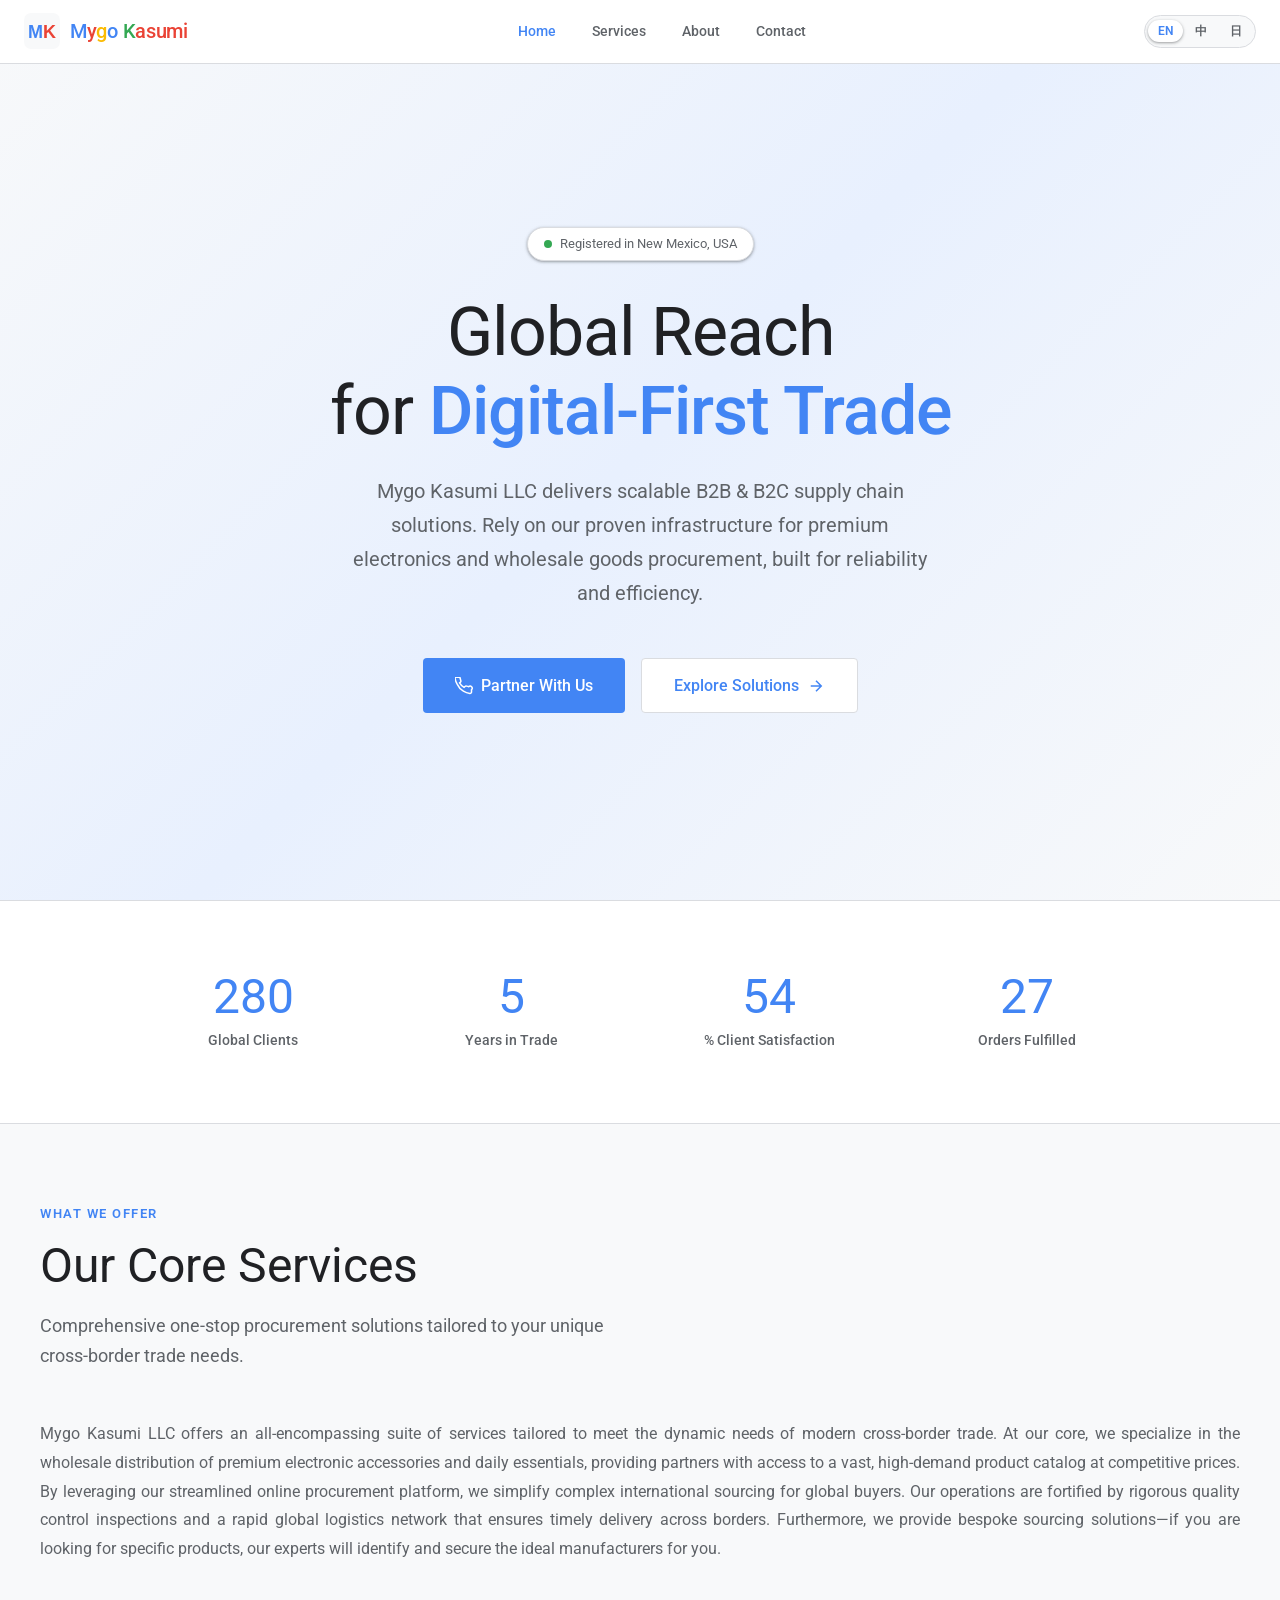
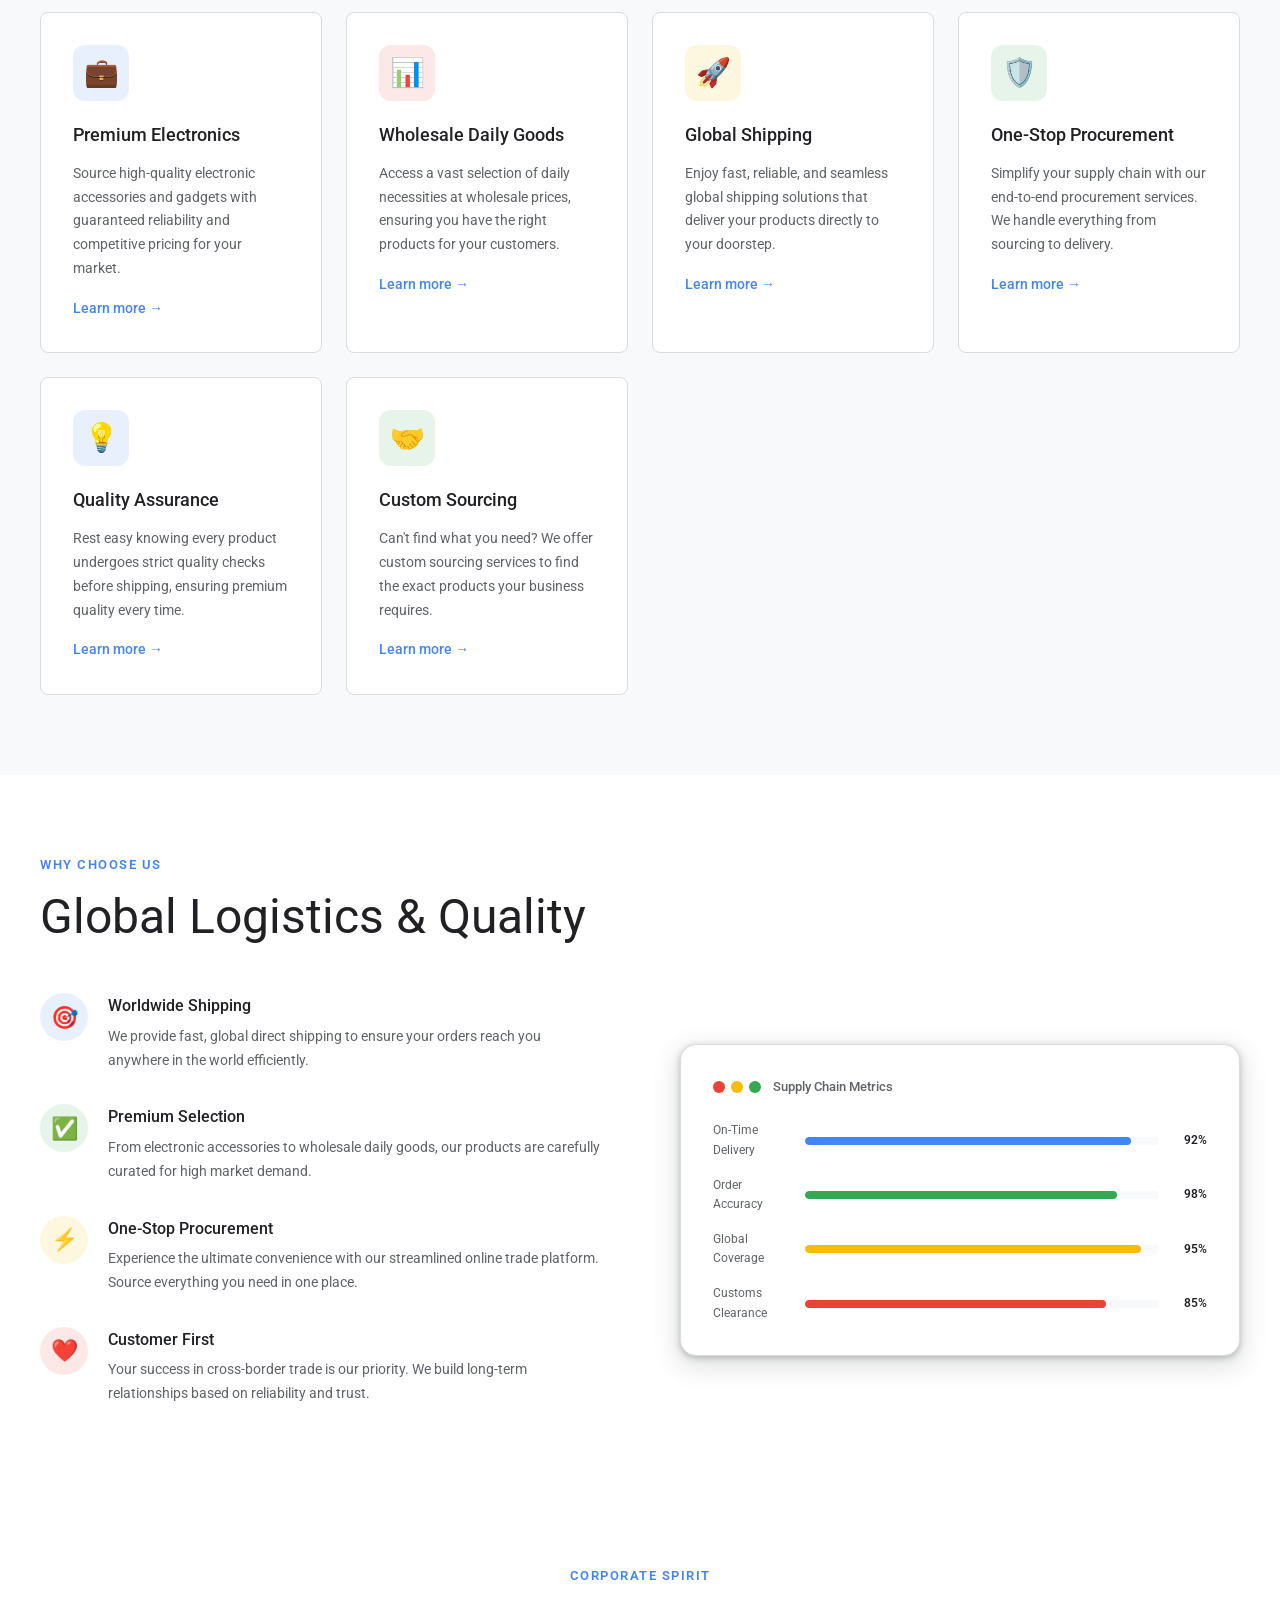
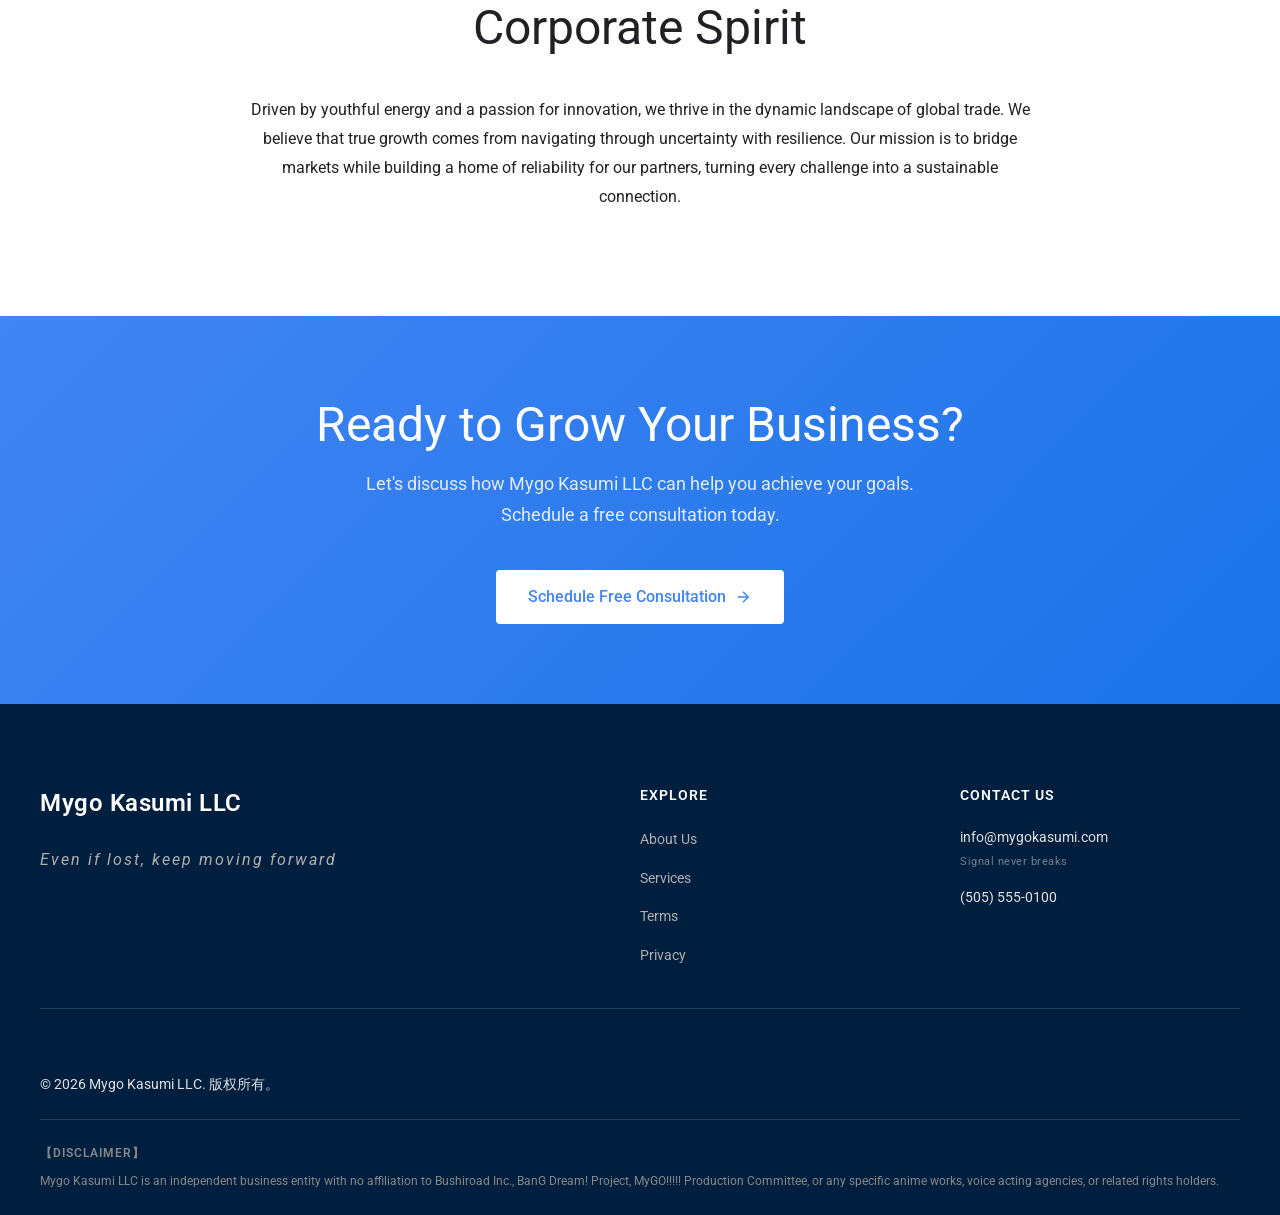
<file: index.html>
<!DOCTYPE html>
<html lang="en">
<head>
  <meta charset="UTF-8" />
  <meta name="viewport" content="width=device-width, initial-scale=1.0" />
  <meta name="description" content="Mygo Kasumi LLC - Professional business services based in Albuquerque, NM." />
  <title data-i18n-title="nav.home">Mygo Kasumi LLC – Professional Business Solutions</title>
  <link rel="icon" type="image/svg+xml" href="assets/favicon.svg" />
  <link rel="preconnect" href="https://fonts.googleapis.com" />
  <link rel="preconnect" href="https://fonts.gstatic.com" crossorigin />
  <link href="https://fonts.googleapis.com/css2?family=Google+Sans:wght@400;500;700&family=Roboto:wght@300;400;500&display=swap" rel="stylesheet" />
  <link rel="stylesheet" href="css/style.css" />
</head>
<body>

  <header class="header" id="header">
    <nav class="nav">
      <a href="index.html" class="nav-logo">
        <svg class="logo-svg" viewBox="0 0 40 40" fill="none" xmlns="http://www.w3.org/2000/svg">
          <rect width="40" height="40" rx="8" fill="#F8F9FA"/>
          <text x="50%" y="55%" dominant-baseline="middle" text-anchor="middle" font-size="20" font-weight="700" font-family="Arial">
            <tspan fill="#4285F4">M</tspan><tspan fill="#EA4335">K</tspan>
          </text>
        </svg>
        <span class="logo-text">
          <span class="c1">M</span><span class="c2">y</span><span class="c3">g</span><span class="c4">o</span>&nbsp;<span class="c5">K</span><span class="c6">asumi</span>
        </span>
      </a>
      <div class="nav-links">
        <a href="index.html" class="nav-link active" data-i18n="nav.home">首页</a>
        <a href="services.html" class="nav-link" data-i18n="nav.services">服务</a>
        <a href="about.html" class="nav-link" data-i18n="nav.about">关于我们</a>
        <a href="contact.html" class="nav-link" data-i18n="nav.contact">联系我们</a>
      </div>
      <div class="lang-switcher">
        <button class="lang-btn active" data-lang="en">EN</button>
        <button class="lang-btn" data-lang="zh">中</button>
        <button class="lang-btn" data-lang="ja">日</button>
      </div>
      <div class="hamburger" id="hamburger" aria-label="Menu" role="button" tabindex="0">
        <span></span><span></span><span></span>
      </div>
    </nav>
  </header>

  <div class="mobile-menu" id="mobileMenu">
    <a href="index.html" class="nav-link active" data-i18n="nav.home">首页</a>
    <a href="services.html" class="nav-link" data-i18n="nav.services">服务</a>
    <a href="about.html" class="nav-link" data-i18n="nav.about">关于我们</a>
    <a href="contact.html" class="nav-link" data-i18n="nav.contact">联系我们</a>
    <div class="lang-switcher">
      <button class="lang-btn active" data-lang="en">EN</button>
      <button class="lang-btn" data-lang="zh">中</button>
      <button class="lang-btn" data-lang="ja">日</button>
    </div>
  </div>

  <section class="hero">
    <div class="hero-content">
      <div class="hero-badge">
        <span class="hero-badge-dot"></span>
        <span data-i18n="hero.badge">Registered in New Mexico, USA</span>
      </div>
      <h1 class="hero-title" data-i18n="hero.title">
        Professional Solutions<br>for <span class="highlight">Modern Business</span>
      </h1>
      <p class="hero-subtitle" data-i18n="hero.subtitle">
        Mygo Kasumi LLC delivers innovative, reliable, and results-driven business services. We partner with you to achieve sustainable growth and lasting success.
      </p>
      <div class="hero-actions">
        <a href="contact.html" class="btn-primary">
          <svg width="18" height="18" viewBox="0 0 24 24" fill="none" stroke="currentColor" stroke-width="2"><path d="M22 16.92v3a2 2 0 01-2.18 2 19.79 19.79 0 01-8.63-3.07A19.5 19.5 0 013.07 9.81a19.79 19.79 0 01-3.07-8.67A2 2 0 012 .18h3a2 2 0 012 1.72c.127.96.361 1.903.7 2.81a2 2 0 01-.45 2.11L6.09 7.91a16 16 0 006 6l1.27-1.27a2 2 0 012.11-.45c.907.339 1.85.573 2.81.7A2 2 0 0122 16.92z"/></svg>
          <span data-i18n="hero.btn.contact">Contact Us</span>
        </a>
        <a href="about.html" class="btn-secondary">
          <span data-i18n="hero.btn.learn">Learn More</span>
          <svg width="18" height="18" viewBox="0 0 24 24" fill="none" stroke="currentColor" stroke-width="2"><path d="M5 12h14M12 5l7 7-7 7"/></svg>
        </a>
      </div>
    </div>
  </section>

  <section class="stats">
    <div class="stats-grid">
      <div class="stat-item">
        <div class="stat-number" data-target="500">0</div>
        <div class="stat-label" data-i18n="stats.clients">Clients Served</div>
      </div>
      <div class="stat-item">
        <div class="stat-number" data-target="10">0</div>
        <div class="stat-label" data-i18n="stats.years">Years of Experience</div>
      </div>
      <div class="stat-item">
        <div class="stat-number" data-target="98">0</div>
        <div class="stat-label" data-i18n="stats.satisfaction">% Client Satisfaction</div>
      </div>
      <div class="stat-item">
        <div class="stat-number" data-target="50">0</div>
        <div class="stat-label" data-i18n="stats.projects">Projects Completed</div>
      </div>
    </div>
  </section>

  <section class="section services">
    <div class="section-inner">
      <p class="section-label" data-i18n="services.label">What We Offer</p>
      <h2 class="section-title" data-i18n="services.title">Our Core Services</h2>
      <p class="section-subtitle" data-i18n="services.subtitle">Comprehensive business solutions tailored to your unique needs and goals.</p>
      
      <div class="services-para-container" style="margin-top:48px; margin-bottom:48px;">
        <div class="services-para-lang" data-lang="en" style="display:block;">
          <p data-i18n="services.para" style="font-size:16px; line-height:1.8; color:var(--google-gray); text-align:justify;"></p>
        </div>
        <div class="services-para-lang" data-lang="zh" style="display:none;">
          <p data-i18n="services.para" style="font-size:16px; line-height:1.8; color:var(--google-gray); text-align:justify;"></p>
        </div>
        <div class="services-para-lang" data-lang="ja" style="display:none;">
          <p data-i18n="services.para" style="font-size:16px; line-height:1.8; color:var(--google-gray); text-align:justify;"></p>
        </div>
      </div>

      <div class="services-grid">
        <div class="service-card">
          <div class="service-icon blue">💼</div>
          <h3 class="service-title" data-i18n="service1.title">Business Consulting</h3>
          <p class="service-desc" data-i18n="service1.desc">Strategic guidance to help your business navigate challenges, optimize operations, and achieve sustainable growth in competitive markets.</p>
          <a href="services.html" class="service-link" data-i18n="service.link">Learn more →</a>
        </div>
        <div class="service-card">
          <div class="service-icon red">📊</div>
          <h3 class="service-title" data-i18n="service2.title">Financial Planning</h3>
          <p class="service-desc" data-i18n="service2.desc">Expert financial analysis, budgeting, and planning services to ensure your business maintains healthy cash flow and long-term profitability.</p>
          <a href="services.html" class="service-link" data-i18n="service.link">Learn more →</a>
        </div>
        <div class="service-card">
          <div class="service-icon yellow">🚀</div>
          <h3 class="service-title" data-i18n="service3.title">Business Development</h3>
          <p class="service-desc" data-i18n="service3.desc">Identify new opportunities, expand your market reach, and build strategic partnerships that drive revenue and accelerate growth.</p>
          <a href="services.html" class="service-link" data-i18n="service.link">Learn more →</a>
        </div>
        <div class="service-card">
          <div class="service-icon green">🛡️</div>
          <h3 class="service-title" data-i18n="service4.title">Compliance &amp; Legal</h3>
          <p class="service-desc" data-i18n="service4.desc">Navigate regulatory requirements with confidence. We ensure your business operations remain compliant with all applicable laws and standards.</p>
          <a href="services.html" class="service-link" data-i18n="service.link">Learn more →</a>
        </div>
        <div class="service-card">
          <div class="service-icon blue">💡</div>
          <h3 class="service-title" data-i18n="service5.title">Innovation Strategy</h3>
          <p class="service-desc" data-i18n="service5.desc">Leverage cutting-edge methodologies and technology to transform your business processes and stay ahead of industry trends.</p>
          <a href="services.html" class="service-link" data-i18n="service.link">Learn more →</a>
        </div>
        <div class="service-card">
          <div class="service-icon green">🤝</div>
          <h3 class="service-title" data-i18n="service6.title">Partnership Management</h3>
          <p class="service-desc" data-i18n="service6.desc">Build and maintain valuable business relationships. We help you identify, negotiate, and manage strategic partnerships for mutual success.</p>
          <a href="services.html" class="service-link" data-i18n="service.link">Learn more →</a>
        </div>
      </div>
    </div>
  </section>

  <section class="section why-us">
    <div class="section-inner">
      <p class="section-label" data-i18n="why.label">Why Choose Us</p>
      <h2 class="section-title" data-i18n="why.title">Built on Trust &amp; Excellence</h2>
      <div class="why-grid">
        <div class="why-features">
          <div class="why-feature">
            <div class="why-feature-icon blue">🎯</div>
            <div class="why-feature-content">
              <h3 data-i18n="why.f1.title">Results-Driven Approach</h3>
              <p data-i18n="why.f1.desc">We focus on measurable outcomes. Every strategy we develop is designed to deliver tangible results that directly impact your bottom line.</p>
            </div>
          </div>
          <div class="why-feature">
            <div class="why-feature-icon green">✅</div>
            <div class="why-feature-content">
              <h3 data-i18n="why.f2.title">Proven Track Record</h3>
              <p data-i18n="why.f2.desc">With over a decade of experience serving businesses across New Mexico and beyond, our success stories speak for themselves.</p>
            </div>
          </div>
          <div class="why-feature">
            <div class="why-feature-icon yellow">⚡</div>
            <div class="why-feature-content">
              <h3 data-i18n="why.f3.title">Agile &amp; Responsive</h3>
              <p data-i18n="why.f3.desc">Business moves fast. We adapt quickly to changing conditions, ensuring your business stays competitive and resilient.</p>
            </div>
          </div>
          <div class="why-feature">
            <div class="why-feature-icon red">❤️</div>
            <div class="why-feature-content">
              <h3 data-i18n="why.f4.title">Client-First Philosophy</h3>
              <p data-i18n="why.f4.desc">Your success is our success. We build long-term relationships based on transparency, integrity, and genuine care for your business.</p>
            </div>
          </div>
        </div>
        <div class="why-visual">
          <div class="why-card">
            <div class="why-card-header">
              <div class="why-card-dots">
                <div class="why-card-dot"></div><div class="why-card-dot"></div><div class="why-card-dot"></div>
              </div>
              <span class="why-card-title" data-i18n="why.card.title">Performance Dashboard</span>
            </div>
            <div class="why-card-content">
              <div class="why-card-row">
                <span class="why-card-bar-label" data-i18n="why.bar1">Client Growth</span>
                <div class="why-card-bar"><div class="why-card-bar-fill blue"></div></div>
                <span class="why-card-value">92%</span>
              </div>
              <div class="why-card-row">
                <span class="why-card-bar-label" data-i18n="why.bar2">Satisfaction</span>
                <div class="why-card-bar"><div class="why-card-bar-fill green"></div></div>
                <span class="why-card-value">98%</span>
              </div>
              <div class="why-card-row">
                <span class="why-card-bar-label" data-i18n="why.bar3">On-Time</span>
                <div class="why-card-bar"><div class="why-card-bar-fill yellow"></div></div>
                <span class="why-card-value">95%</span>
              </div>
              <div class="why-card-row">
                <span class="why-card-bar-label" data-i18n="why.bar4">ROI</span>
                <div class="why-card-bar"><div class="why-card-bar-fill red"></div></div>
                <span class="why-card-value">85%</span>
              </div>
            </div>
          </div>
        </div>
      </div>
    </div>
  </section>

  <section class="section corporate-spirit">
    <div class="section-inner">
      <!-- 中文版本 -->
      <div class="spirit-lang-section" data-lang="zh">
        <p class="section-label">企业精神</p>
        <h2 class="section-title">Corporate Spirit</h2>
        <div class="spirit-content">
          <p>我们是一支充满活力的年轻团队，在快速变化的全球贸易中不断探索。我们深知，商业的道路并非总是坦途，唯有拥抱迷茫、在挑战中坚定前行，才能为合作伙伴创造真正安心的归宿。不惧未知，追求极致，与您共同成长。</p>
        </div>
      </div>

      <!-- 英文版本 -->
      <div class="spirit-lang-section" data-lang="en" style="display:none;">
        <p class="section-label">Corporate Spirit</p>
        <h2 class="section-title">Corporate Spirit</h2>
        <div class="spirit-content">
          <p>Driven by youthful energy and a passion for innovation, we thrive in the dynamic landscape of global trade. We believe that true growth comes from navigating through uncertainty with resilience. Our mission is to bridge markets while building a home of reliability for our partners, turning every challenge into a sustainable connection.</p>
        </div>
      </div>

      <!-- 日文版本 -->
      <div class="spirit-lang-section" data-lang="ja" style="display:none;">
        <p class="section-label">企業精神</p>
        <h2 class="section-title">Corporate Spirit</h2>
        <div class="spirit-content spirit-ja">
          <p class="spirit-quote">私たちは、迷いながらも、離さない。</p>
          <p>「私……バンド、楽しいと思ったこと、一度もない。」</p>
          <p>彼女がそう零したように、ビジネスも決して楽しい瞬間ばかりではありません。<br>貿易の迷路で立ち止まり、孤独を感じる夜もあります。<br>けれど、楽しいと思えなくても、私たちはこの場所（Mygo Kasumi）から逃げません。</p>
          <p>若々しい熱量と、静かな覚悟を胸に。<br>迷子であることを受け入れ、それでもあなたとの「絆」という音を鳴らし続ける。<br>一生、終わらないビジネスを、ここで。</p>
        </div>
      </div>
    </div>
  </section>

  <section class="cta-section">
    <div class="section-inner" style="text-align:center;">
      <h2 class="section-title" data-i18n="cta.title">Ready to Grow Your Business?</h2>
      <p class="section-subtitle" data-i18n="cta.subtitle">Let's discuss how Mygo Kasumi LLC can help you achieve your goals.</p>
      <a href="contact.html" class="btn-white">
        <span data-i18n="cta.btn">Schedule Free Consultation</span>
        <svg width="18" height="18" viewBox="0 0 24 24" fill="none" stroke="currentColor" stroke-width="2"><path d="M5 12h14M12 5l7 7-7 7"/></svg>
      </a>
    </div>
  </section>

  <footer class="footer footer-premium">
    <div class="footer-inner">
      <!-- 中文版本 -->
      <div class="footer-premium-lang-section" data-lang="zh">
        <div class="footer-premium-main">
          <div class="footer-premium-brand">
            <div class="footer-premium-brand-name">Mygo Kasumi LLC</div>
            <div class="footer-premium-brand-slogan">迷子でもいい、前へ進む</div>
          </div>
          <nav class="footer-premium-nav">
            <h3 class="footer-premium-nav-title">探索</h3>
            <ul class="footer-premium-nav-list">
              <li><a href="about.html">关于我们</a></li>
              <li><a href="services.html">服务承诺</a></li>
              <li><a href="terms.html">合规条款</a></li>
              <li><a href="privacy.html">隐私政策</a></li>
            </ul>
          </nav>
          <div class="footer-premium-contact">
            <h3 class="footer-premium-contact-title">联系我们</h3>
            <div class="footer-premium-contact-list">
              <div class="footer-premium-contact-item">
                <a href="mailto:info@mygokasumi.com">info@mygokasumi.com</a>
                <span class="footer-premium-contact-caption">信号は、途切れない</span>
              </div>
              <div class="footer-premium-contact-item">
                <a href="tel:+15055550100">(505) 555-0100</a>
              </div>
            </div>
          </div>
        </div>
      </div>

      <!-- 英文版本 -->
      <div class="footer-premium-lang-section" data-lang="en">
        <div class="footer-premium-main">
          <div class="footer-premium-brand">
            <div class="footer-premium-brand-name">Mygo Kasumi LLC</div>
            <div class="footer-premium-brand-slogan">Even if lost, keep moving forward</div>
          </div>
          <nav class="footer-premium-nav">
            <h3 class="footer-premium-nav-title">Explore</h3>
            <ul class="footer-premium-nav-list">
              <li><a href="about.html">About Us</a></li>
              <li><a href="services.html">Services</a></li>
              <li><a href="terms.html">Terms</a></li>
              <li><a href="privacy.html">Privacy</a></li>
            </ul>
          </nav>
          <div class="footer-premium-contact">
            <h3 class="footer-premium-contact-title">Contact Us</h3>
            <div class="footer-premium-contact-list">
              <div class="footer-premium-contact-item">
                <a href="mailto:info@mygokasumi.com">info@mygokasumi.com</a>
                <span class="footer-premium-contact-caption">Signal never breaks</span>
              </div>
              <div class="footer-premium-contact-item">
                <a href="tel:+15055550100">(505) 555-0100</a>
              </div>
            </div>
          </div>
        </div>
      </div>

      <!-- 日文版本 -->
      <div class="footer-premium-lang-section" data-lang="ja">
        <div class="footer-premium-main">
          <div class="footer-premium-brand">
            <div class="footer-premium-brand-name">Mygo Kasumi LLC</div>
            <div class="footer-premium-brand-slogan">迷子でもいい、前へ進む</div>
          </div>
          <nav class="footer-premium-nav">
            <h3 class="footer-premium-nav-title">探索</h3>
            <ul class="footer-premium-nav-list">
              <li><a href="about.html">私たちについて</a></li>
              <li><a href="services.html">サービス</a></li>
              <li><a href="terms.html">利用規約</a></li>
              <li><a href="privacy.html">プライバシー</a></li>
            </ul>
          </nav>
          <div class="footer-premium-contact">
            <h3 class="footer-premium-contact-title">お問い合わせ</h3>
            <div class="footer-premium-contact-list">
              <div class="footer-premium-contact-item">
                <a href="mailto:info@mygokasumi.com">info@mygokasumi.com</a>
                <span class="footer-premium-contact-caption">信号は、途切れない</span>
              </div>
              <div class="footer-premium-contact-item">
                <a href="tel:+15055550100">(505) 555-0100</a>
              </div>
            </div>
          </div>
        </div>
      </div>

      <!-- 统一底部：版权与免责声明（所有语言一致） -->
      <div class="footer-premium-bottom-unified">
        <p class="footer-premium-copyright">© 2026 Mygo Kasumi LLC. 版权所有。</p>
        <p class="footer-premium-disclaimer-title">【免责声明】</p>
        <p class="footer-premium-disclaimer-text">Mygo Kasumi LLC 是一家独立的商业实体，与株式会社 Bushiroad、BanG Dream! Project、MyGO!!!!! 制作委员会或任何特定动画作品、声优事务所及相关权利人均无任何关联。本网站使用的名称和表达方式仅基于我们独特的品牌理念，无意侵犯任何第三方的知识产权。</p>
        <p class="footer-premium-disclaimer-title" style="display:none;" data-lang-disclaimer="en">【Disclaimer】</p>
        <p class="footer-premium-disclaimer-text" style="display:none;" data-lang-disclaimer="en">Mygo Kasumi LLC is an independent business entity with no affiliation to Bushiroad Inc., BanG Dream! Project, MyGO!!!!! Production Committee, or any specific anime works, voice acting agencies, or related rights holders.</p>
        <p class="footer-premium-disclaimer-title" style="display:none;" data-lang-disclaimer="ja">【免責事項】</p>
        <p class="footer-premium-disclaimer-text" style="display:none;" data-lang-disclaimer="ja">Mygo Kasumi LLC は独立した商業実体であり、株式会社ブシロード、BanG Dream! Project、MyGO!!!!! 制作委員会、または特定のアニメ作品、声優事務所、および関連する権利者とは一切関連がありません。</p>
      </div>
    </div>
  </footer>

  <script src="js/i18n.js"></script>
  <script src="js/main.js"></script>
</body>
</html>
</file>
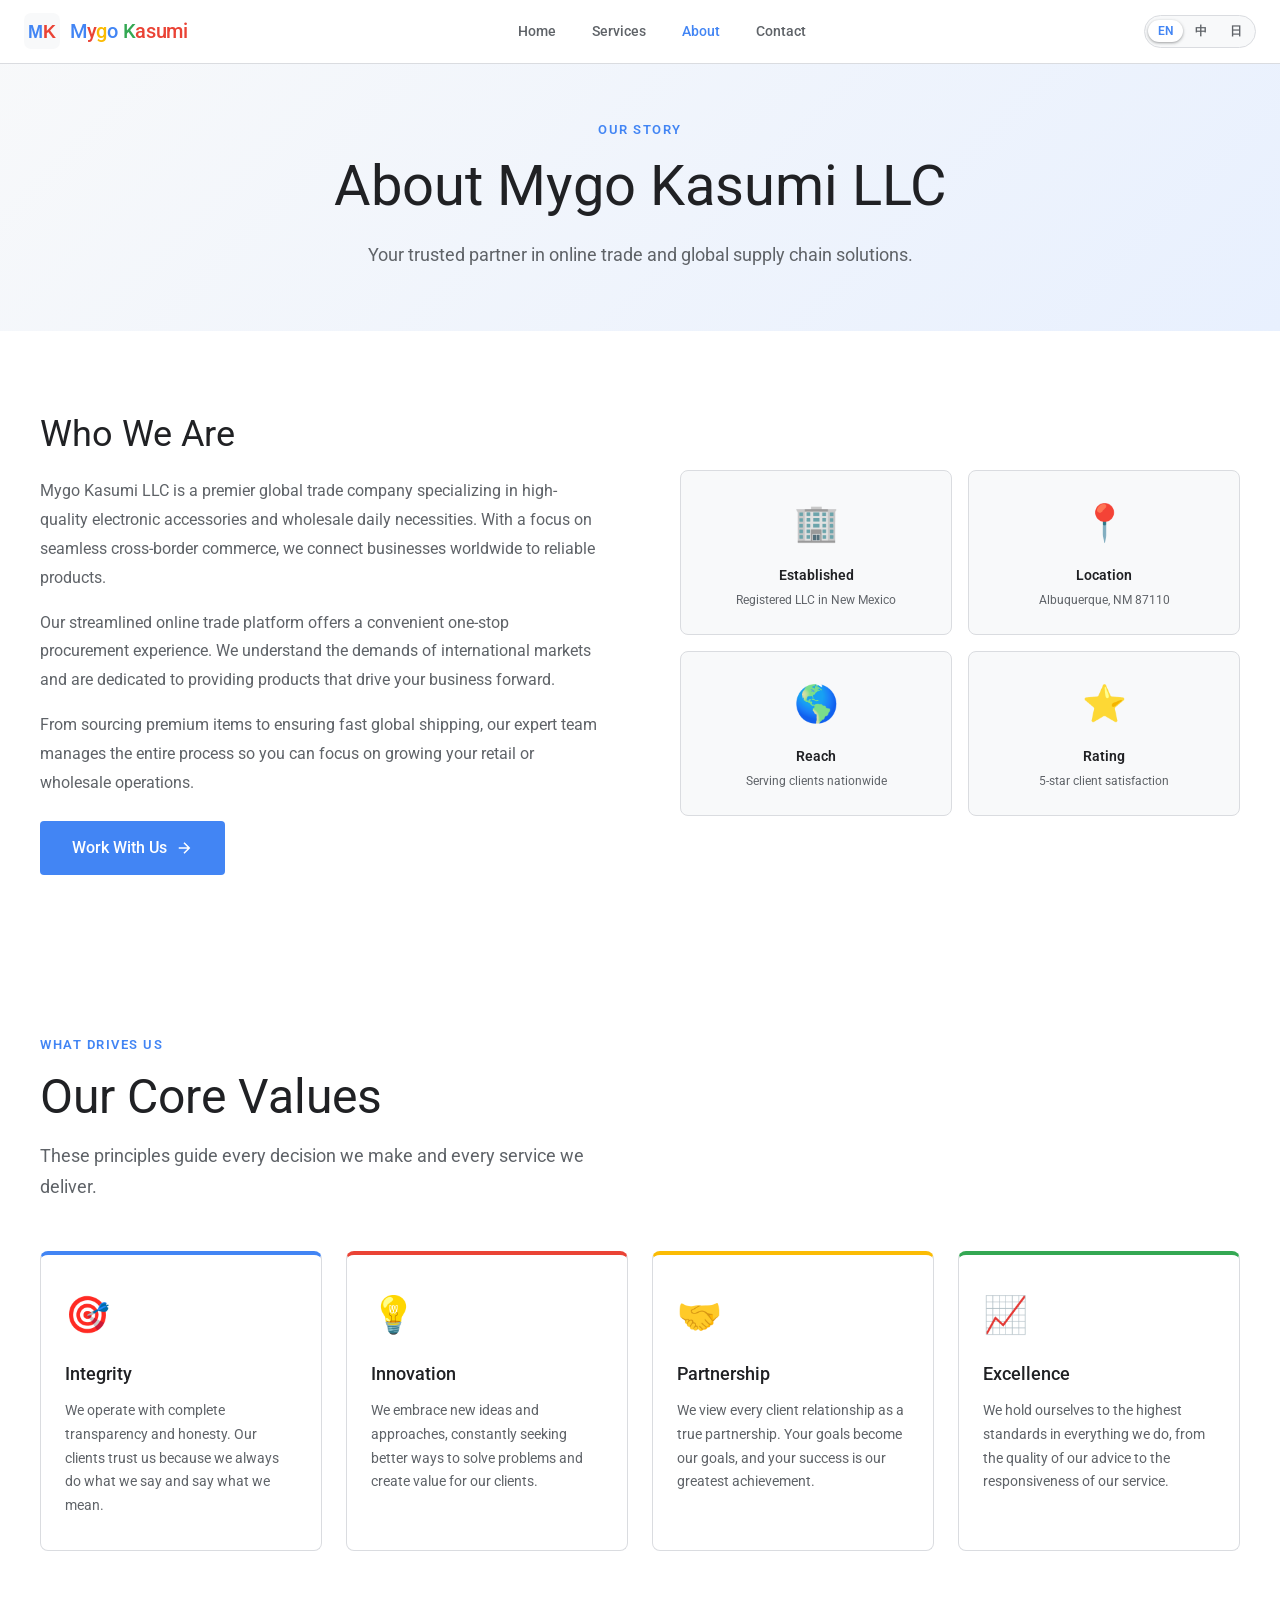
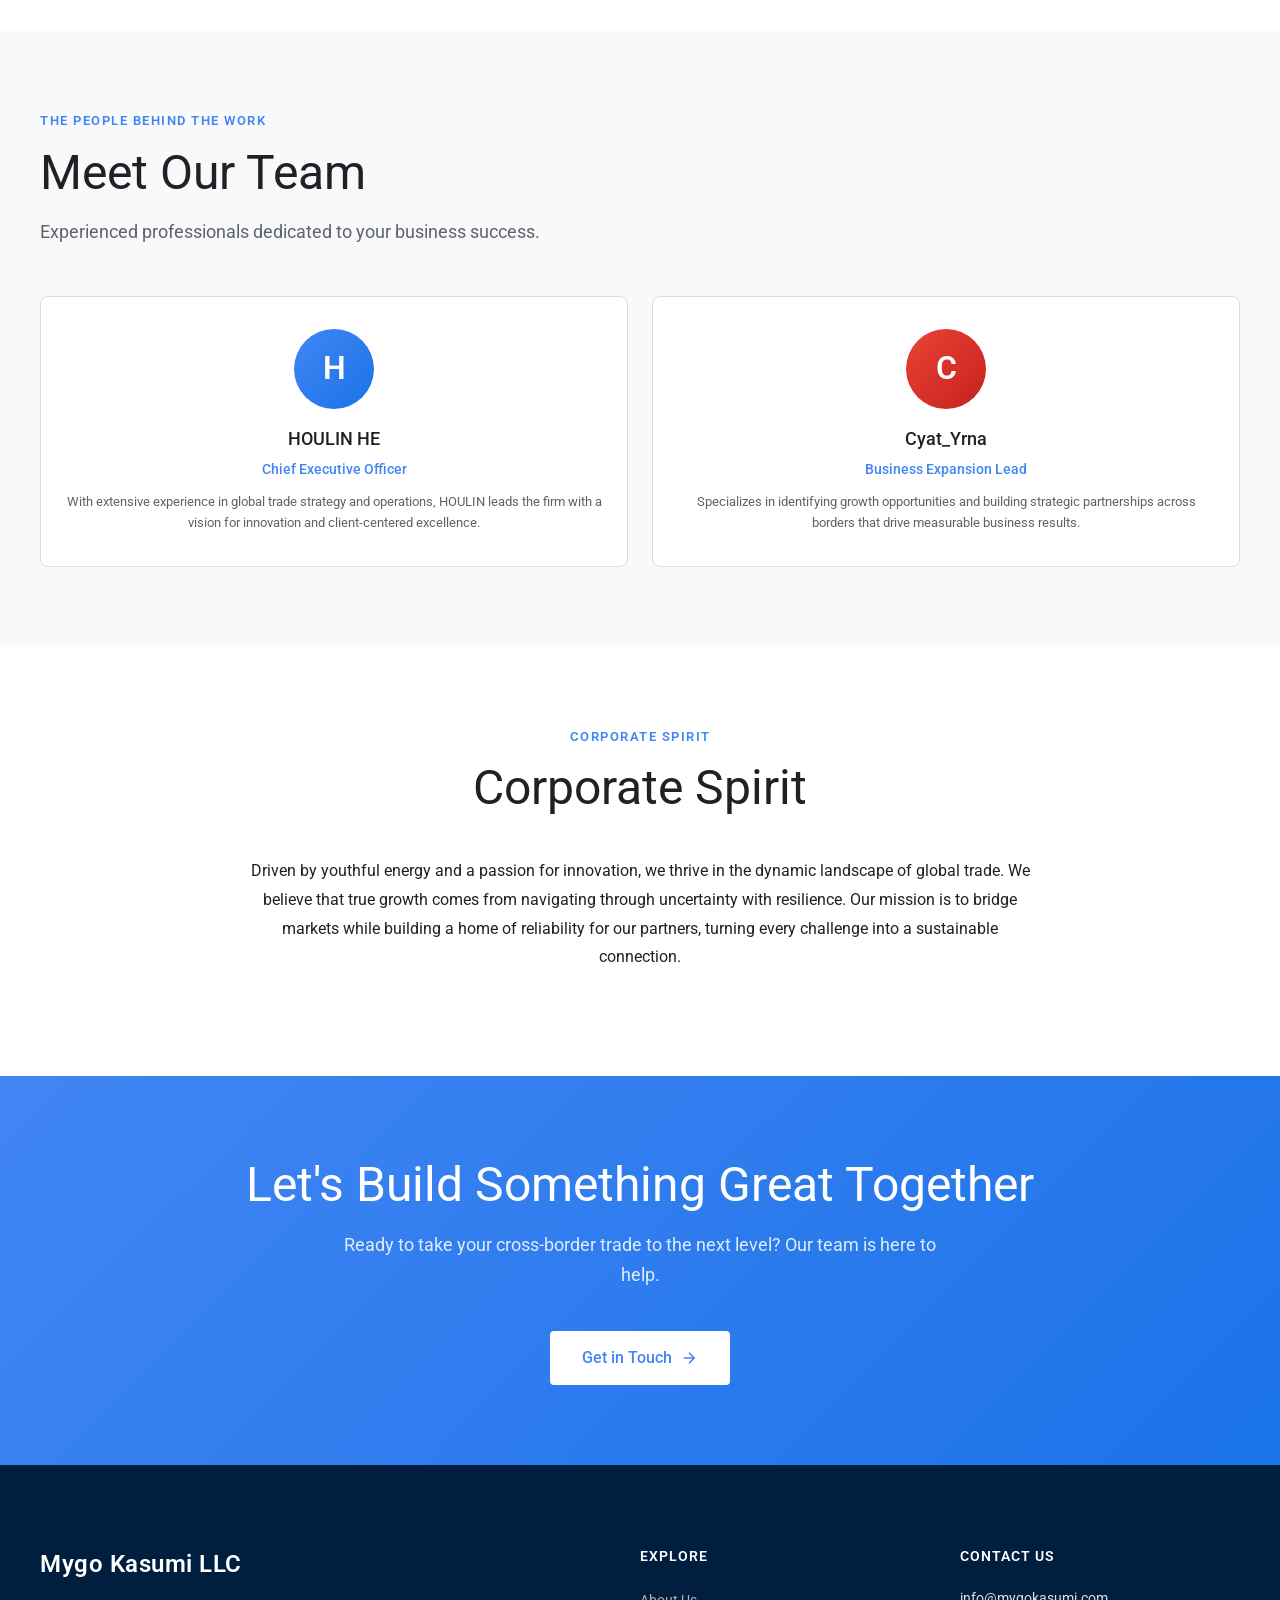
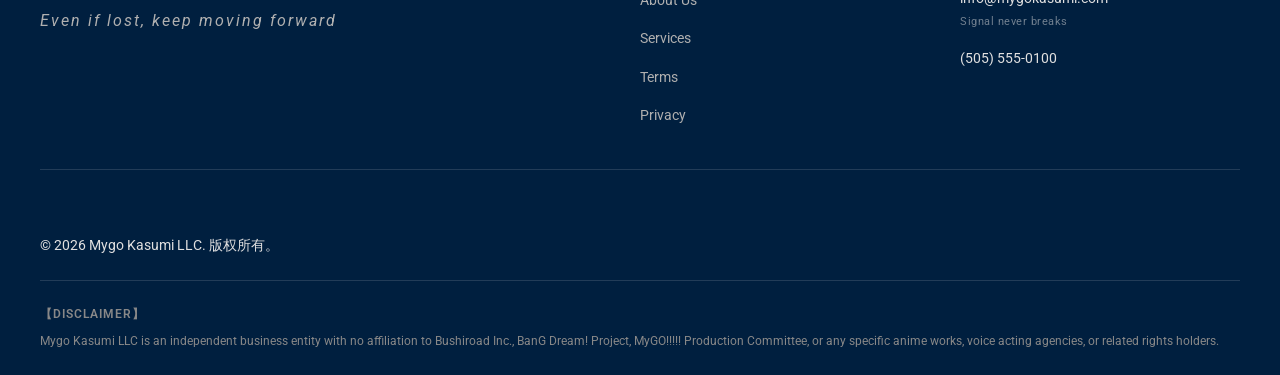
<file: about.html>
<!DOCTYPE html>
<html lang="en">
<head>
  <meta charset="UTF-8" />
  <meta name="viewport" content="width=device-width, initial-scale=1.0" />
  <meta name="description" content="About Mygo Kasumi LLC – Our story, values, and team in Albuquerque, NM." />
  <title>About – Mygo Kasumi LLC</title>
  <link rel="icon" type="image/svg+xml" href="assets/favicon.svg" />
  <link rel="preconnect" href="https://fonts.googleapis.com" />
  <link rel="preconnect" href="https://fonts.gstatic.com" crossorigin />
  <link href="https://fonts.googleapis.com/css2?family=Google+Sans:wght@400;500;700&family=Roboto:wght@300;400;500&display=swap" rel="stylesheet" />
  <link rel="stylesheet" href="css/style.css" />
</head>
<body>

  <header class="header" id="header">
    <nav class="nav">
      <a href="index.html" class="nav-logo">
        <svg class="logo-svg" viewBox="0 0 40 40" fill="none" xmlns="http://www.w3.org/2000/svg">
          <rect width="40" height="40" rx="8" fill="#F8F9FA"/>
          <text x="50%" y="55%" dominant-baseline="middle" text-anchor="middle" font-size="20" font-weight="700" font-family="Arial">
            <tspan fill="#4285F4">M</tspan><tspan fill="#EA4335">K</tspan>
          </text>
        </svg>
        <span class="logo-text"><span class="c1">M</span><span class="c2">y</span><span class="c3">g</span><span class="c4">o</span>&nbsp;<span class="c5">K</span><span class="c6">asumi</span></span>
      </a>
      <div class="nav-links">
        <a href="index.html" class="nav-link" data-i18n="nav.home">首页</a>
        <a href="services.html" class="nav-link" data-i18n="nav.services">服务</a>
        <a href="about.html" class="nav-link active" data-i18n="nav.about">关于我们</a>
        <a href="contact.html" class="nav-link" data-i18n="nav.contact">联系我们</a>
      </div>
      <div class="lang-switcher">
        <button class="lang-btn active" data-lang="en">EN</button>
        <button class="lang-btn" data-lang="zh">中</button>
        <button class="lang-btn" data-lang="ja">日</button>
      </div>
      <div class="hamburger" id="hamburger" aria-label="Menu" role="button" tabindex="0">
        <span></span><span></span><span></span>
      </div>
    </nav>
  </header>

  <div class="mobile-menu" id="mobileMenu">
    <a href="index.html" class="nav-link" data-i18n="nav.home">首页</a>
    <a href="services.html" class="nav-link" data-i18n="nav.services">服务</a>
    <a href="about.html" class="nav-link active" data-i18n="nav.about">关于我们</a>
    <a href="contact.html" class="nav-link" data-i18n="nav.contact">联系我们</a>
    <div class="lang-switcher">
      <button class="lang-btn active" data-lang="en">EN</button>
      <button class="lang-btn" data-lang="zh">中</button>
      <button class="lang-btn" data-lang="ja">日</button>
    </div>
  </div>

  <section class="page-hero">
    <div class="section-inner">
      <p class="section-label" data-i18n="about.label">Our Story</p>
      <h1 class="section-title" data-i18n="about.title">About Mygo Kasumi LLC</h1>
      <p class="section-subtitle" data-i18n="about.subtitle">A dedicated team of professionals committed to helping businesses thrive in an ever-changing world.</p>
    </div>
  </section>

  <section class="section about-story">
    <div class="section-inner">
      <div class="about-grid">
        <div class="about-text">
          <h2 data-i18n="about.who.title">Who We Are</h2>
          <p data-i18n="about.p1">Mygo Kasumi LLC is a professional business services firm headquartered in Albuquerque, New Mexico. Founded with a vision to empower businesses of all sizes, we combine deep industry expertise with a personalized approach to deliver solutions that truly make a difference.</p>
          <p data-i18n="about.p2">Our name reflects our commitment to forward momentum — "Mygo" embodies the drive to keep moving forward, while "Kasumi" represents clarity and precision in everything we do.</p>
          <p data-i18n="about.p3">From startups finding their footing to established enterprises seeking new growth, we tailor our services to meet you exactly where you are and take you where you want to go.</p>
          <a href="contact.html" class="btn-primary" style="margin-top:8px;display:inline-flex;">
            <span data-i18n="about.btn">Work With Us</span>
            <svg width="18" height="18" viewBox="0 0 24 24" fill="none" stroke="currentColor" stroke-width="2"><path d="M5 12h14M12 5l7 7-7 7"/></svg>
          </a>
        </div>
        <div class="about-visual">
          <div class="about-visual-card">
            <div class="icon">🏢</div>
            <h3 data-i18n="about.card1.title">Established</h3>
            <p data-i18n="about.card1.desc">Registered LLC in New Mexico</p>
          </div>
          <div class="about-visual-card">
            <div class="icon">📍</div>
            <h3 data-i18n="about.card2.title">Location</h3>
            <p data-i18n="about.card2.desc">Albuquerque, NM 87110</p>
          </div>
          <div class="about-visual-card">
            <div class="icon">🌎</div>
            <h3 data-i18n="about.card3.title">Reach</h3>
            <p data-i18n="about.card3.desc">Serving clients nationwide</p>
          </div>
          <div class="about-visual-card">
            <div class="icon">⭐</div>
            <h3 data-i18n="about.card4.title">Rating</h3>
            <p data-i18n="about.card4.desc">5-star client satisfaction</p>
          </div>
        </div>
      </div>
    </div>
  </section>

  <section class="section values-section">
    <div class="section-inner">
      <p class="section-label" data-i18n="values.label">What Drives Us</p>
      <h2 class="section-title" data-i18n="values.title">Our Core Values</h2>
      <p class="section-subtitle" data-i18n="values.subtitle">These principles guide every decision we make and every service we deliver.</p>
      <div class="values-grid">
        <div class="value-card blue">
          <div class="value-icon">🎯</div>
          <h3 class="value-title" data-i18n="value1.title">Integrity</h3>
          <p class="value-desc" data-i18n="value1.desc">We operate with complete transparency and honesty. Our clients trust us because we always do what we say and say what we mean.</p>
        </div>
        <div class="value-card red">
          <div class="value-icon">💡</div>
          <h3 class="value-title" data-i18n="value2.title">Innovation</h3>
          <p class="value-desc" data-i18n="value2.desc">We embrace new ideas and approaches, constantly seeking better ways to solve problems and create value for our clients.</p>
        </div>
        <div class="value-card yellow">
          <div class="value-icon">🤝</div>
          <h3 class="value-title" data-i18n="value3.title">Partnership</h3>
          <p class="value-desc" data-i18n="value3.desc">We view every client relationship as a true partnership. Your goals become our goals, and your success is our greatest achievement.</p>
        </div>
        <div class="value-card green">
          <div class="value-icon">📈</div>
          <h3 class="value-title" data-i18n="value4.title">Excellence</h3>
          <p class="value-desc" data-i18n="value4.desc">We hold ourselves to the highest standards in everything we do, from the quality of our advice to the responsiveness of our service.</p>
        </div>
      </div>
    </div>
  </section>

  <section class="section team-section">
    <div class="section-inner">
      <p class="section-label" data-i18n="team.label">The People Behind the Work</p>
      <h2 class="section-title" data-i18n="team.title">Meet Our Team</h2>
      <p class="section-subtitle" data-i18n="team.subtitle">Experienced professionals dedicated to your business success.</p>
      <div class="team-grid">
        <div class="team-card">
          <div class="team-avatar blue">H</div>
          <div class="team-name" data-i18n="team1.name">HOULIN HE</div>
          <div class="team-role" data-i18n="team1.role">Chief Executive Officer</div>
          <p class="team-bio" data-i18n="team1.bio">With extensive experience in global trade strategy and operations, HOULIN leads the firm with a vision for innovation and client-centered excellence.</p>
        </div>
        <div class="team-card">
          <div class="team-avatar red">C</div>
          <div class="team-name" data-i18n="team2.name">Cyat_Yrna</div>
          <div class="team-role" data-i18n="team2.role">Business Expansion Lead</div>
          <p class="team-bio" data-i18n="team2.bio">Specializes in identifying growth opportunities and building strategic partnerships across borders that drive measurable business results.</p>
        </div>
      </div>
    </div>
  </section>

  <section class="section corporate-spirit">
    <div class="section-inner">
      <!-- 中文版本 -->
      <div class="spirit-lang-section" data-lang="zh">
        <p class="section-label">企业精神</p>
        <h2 class="section-title">Corporate Spirit</h2>
        <div class="spirit-content">
          <p>我们是一支充满活力的年轻团队，在快速变化的全球贸易中不断探索。我们深知，商业的道路并非总是坦途，唯有拥抱迷茫、在挑战中坚定前行，才能为合作伙伴创造真正安心的归宿。不惧未知，追求极致，与您共同成长。</p>
        </div>
      </div>

      <!-- 英文版本 -->
      <div class="spirit-lang-section" data-lang="en" style="display:none;">
        <p class="section-label">Corporate Spirit</p>
        <h2 class="section-title">Corporate Spirit</h2>
        <div class="spirit-content">
          <p>Driven by youthful energy and a passion for innovation, we thrive in the dynamic landscape of global trade. We believe that true growth comes from navigating through uncertainty with resilience. Our mission is to bridge markets while building a home of reliability for our partners, turning every challenge into a sustainable connection.</p>
        </div>
      </div>

      <!-- 日文版本 -->
      <div class="spirit-lang-section" data-lang="ja" style="display:none;">
        <p class="section-label">企業精神</p>
        <h2 class="section-title">Corporate Spirit</h2>
        <div class="spirit-content spirit-ja">
          <p class="spirit-quote">私たちは、迷いながらも、離さない。</p>
          <p>「私……バンド、楽しいと思ったこと、一度もない。」</p>
          <p>彼女がそう零したように、ビジネスも決して楽しい瞬間ばかりではありません。<br>貿易の迷路で立ち止まり、孤独を感じる夜もあります。<br>けれど、楽しいと思えなくても、私たちはこの場所（Mygo Kasumi）から逃げません。</p>
          <p>若々しい熱量と、静かな覚悟を胸に。<br>迷子であることを受け入れ、それでもあなたとの「絆」という音を鳴らし続ける。<br>一生、終わらないビジネスを、ここで。</p>
        </div>
      </div>
    </div>
  </section>

  <section class="cta-section">
    <div class="section-inner" style="text-align:center;">
      <h2 class="section-title" data-i18n="about.cta.title">Let's Build Something Great Together</h2>
      <p class="section-subtitle" data-i18n="about.cta.subtitle">Ready to take your business to the next level? Our team is here to help.</p>
      <a href="contact.html" class="btn-white">
        <span data-i18n="about.cta.btn">Get in Touch</span>
        <svg width="18" height="18" viewBox="0 0 24 24" fill="none" stroke="currentColor" stroke-width="2"><path d="M5 12h14M12 5l7 7-7 7"/></svg>
      </a>
    </div>
  </section>

  <footer class="footer footer-premium">
    <div class="footer-inner">
      <!-- 中文版本 -->
      <div class="footer-premium-lang-section" data-lang="zh">
        <div class="footer-premium-main">
          <div class="footer-premium-brand">
            <div class="footer-premium-brand-name">Mygo Kasumi LLC</div>
            <div class="footer-premium-brand-slogan">迷子でもいい、前へ進む</div>
          </div>
          <nav class="footer-premium-nav">
            <h3 class="footer-premium-nav-title">探索</h3>
            <ul class="footer-premium-nav-list">
              <li><a href="about.html">关于我们</a></li>
              <li><a href="services.html">服务承诺</a></li>
              <li><a href="terms.html">合规条款</a></li>
              <li><a href="privacy.html">隐私政策</a></li>
            </ul>
          </nav>
          <div class="footer-premium-contact">
            <h3 class="footer-premium-contact-title">联系我们</h3>
            <div class="footer-premium-contact-list">
              <div class="footer-premium-contact-item">
                <a href="mailto:info@mygokasumi.com">info@mygokasumi.com</a>
                <span class="footer-premium-contact-caption">信号は、途切れない</span>
              </div>
              <div class="footer-premium-contact-item">
                <a href="tel:+15055550100">(505) 555-0100</a>
              </div>
            </div>
          </div>
        </div>
      </div>

      <!-- 英文版本 -->
      <div class="footer-premium-lang-section" data-lang="en">
        <div class="footer-premium-main">
          <div class="footer-premium-brand">
            <div class="footer-premium-brand-name">Mygo Kasumi LLC</div>
            <div class="footer-premium-brand-slogan">Even if lost, keep moving forward</div>
          </div>
          <nav class="footer-premium-nav">
            <h3 class="footer-premium-nav-title">Explore</h3>
            <ul class="footer-premium-nav-list">
              <li><a href="about.html">About Us</a></li>
              <li><a href="services.html">Services</a></li>
              <li><a href="terms.html">Terms</a></li>
              <li><a href="privacy.html">Privacy</a></li>
            </ul>
          </nav>
          <div class="footer-premium-contact">
            <h3 class="footer-premium-contact-title">Contact Us</h3>
            <div class="footer-premium-contact-list">
              <div class="footer-premium-contact-item">
                <a href="mailto:info@mygokasumi.com">info@mygokasumi.com</a>
                <span class="footer-premium-contact-caption">Signal never breaks</span>
              </div>
              <div class="footer-premium-contact-item">
                <a href="tel:+15055550100">(505) 555-0100</a>
              </div>
            </div>
          </div>
        </div>
      </div>

      <!-- 日文版本 -->
      <div class="footer-premium-lang-section" data-lang="ja">
        <div class="footer-premium-main">
          <div class="footer-premium-brand">
            <div class="footer-premium-brand-name">Mygo Kasumi LLC</div>
            <div class="footer-premium-brand-slogan">迷子でもいい、前へ進む</div>
          </div>
          <nav class="footer-premium-nav">
            <h3 class="footer-premium-nav-title">探索</h3>
            <ul class="footer-premium-nav-list">
              <li><a href="about.html">私たちについて</a></li>
              <li><a href="services.html">サービス</a></li>
              <li><a href="terms.html">利用規約</a></li>
              <li><a href="privacy.html">プライバシー</a></li>
            </ul>
          </nav>
          <div class="footer-premium-contact">
            <h3 class="footer-premium-contact-title">お問い合わせ</h3>
            <div class="footer-premium-contact-list">
              <div class="footer-premium-contact-item">
                <a href="mailto:info@mygokasumi.com">info@mygokasumi.com</a>
                <span class="footer-premium-contact-caption">信号は、途切れない</span>
              </div>
              <div class="footer-premium-contact-item">
                <a href="tel:+15055550100">(505) 555-0100</a>
              </div>
            </div>
          </div>
        </div>
      </div>

      <!-- 统一底部：版权与免责声明（所有语言一致） -->
      <div class="footer-premium-bottom-unified">
        <p class="footer-premium-copyright">© 2026 Mygo Kasumi LLC. 版权所有。</p>
        <p class="footer-premium-disclaimer-title">【免责声明】</p>
        <p class="footer-premium-disclaimer-text">Mygo Kasumi LLC 是一家独立的商业实体，与株式会社 Bushiroad、BanG Dream! Project、MyGO!!!!! 制作委员会或任何特定动画作品、声优事务所及相关权利人均无任何关联。本网站使用的名称和表达方式仅基于我们独特的品牌理念，无意侵犯任何第三方的知识产权。</p>
        <p class="footer-premium-disclaimer-title" style="display:none;" data-lang-disclaimer="en">【Disclaimer】</p>
        <p class="footer-premium-disclaimer-text" style="display:none;" data-lang-disclaimer="en">Mygo Kasumi LLC is an independent business entity with no affiliation to Bushiroad Inc., BanG Dream! Project, MyGO!!!!! Production Committee, or any specific anime works, voice acting agencies, or related rights holders.</p>
        <p class="footer-premium-disclaimer-title" style="display:none;" data-lang-disclaimer="ja">【免責事項】</p>
        <p class="footer-premium-disclaimer-text" style="display:none;" data-lang-disclaimer="ja">Mygo Kasumi LLC は独立した商業実体であり、株式会社ブシロード、BanG Dream! Project、MyGO!!!!! 制作委員会、または特定のアニメ作品、声優事務所、および関連する権利者とは一切関連がありません。</p>
      </div>
    </div>
  </footer>

  <script src="js/i18n.js"></script>
  <script src="js/main.js"></script>
</body>
</html>
</file>
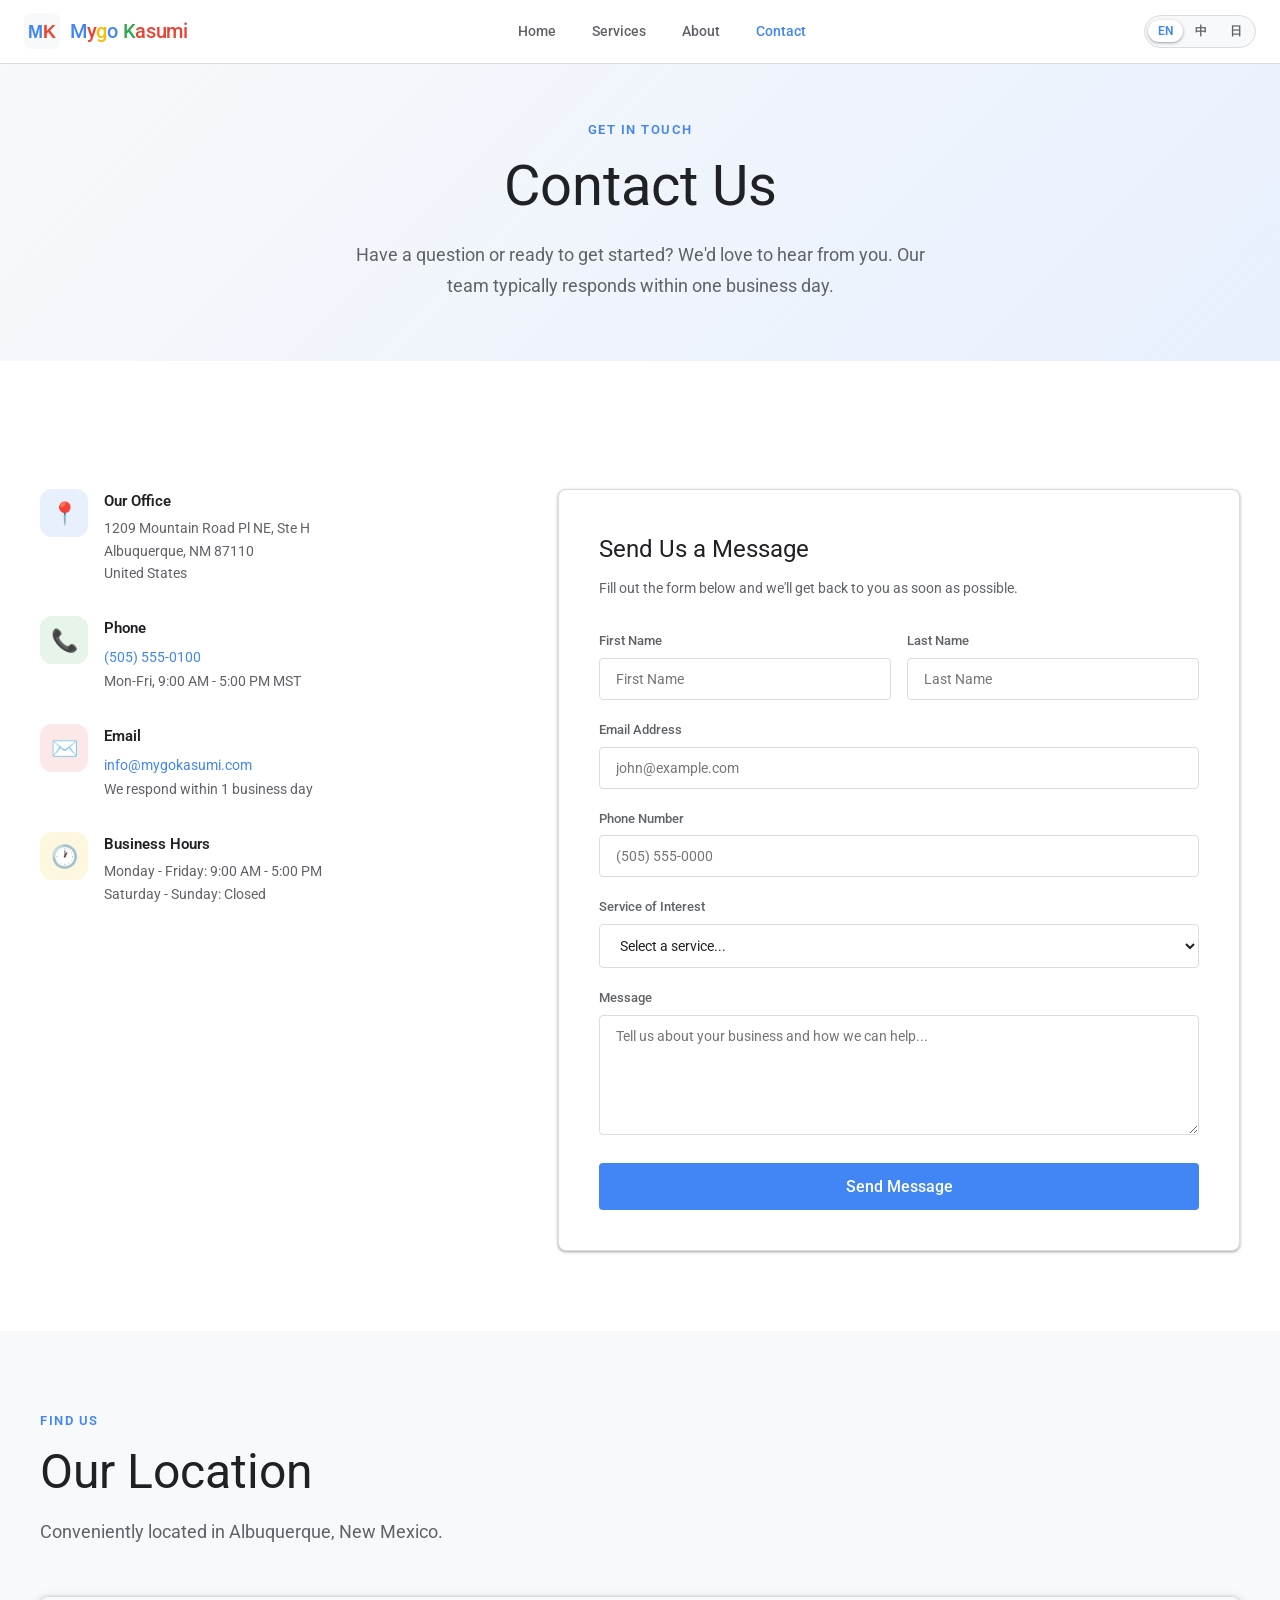
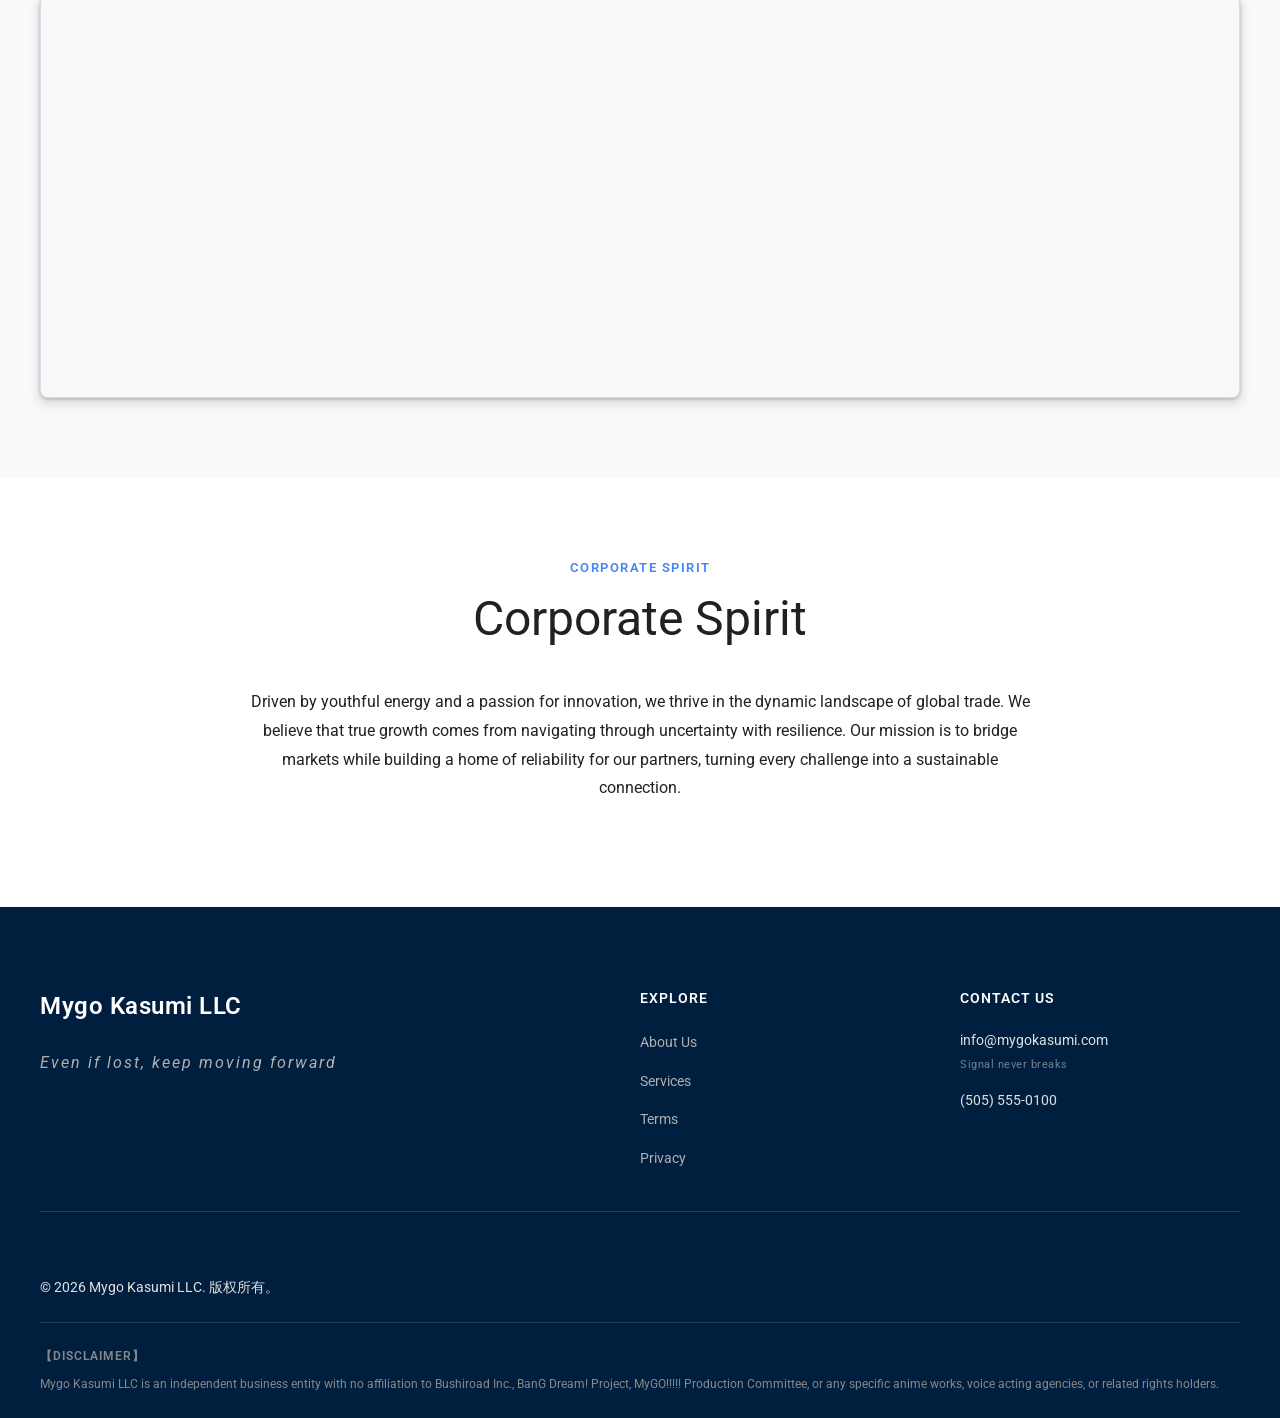
<file: contact.html>
<!DOCTYPE html>
<html lang="en">
<head>
  <meta charset="UTF-8" />
  <meta name="viewport" content="width=device-width, initial-scale=1.0" />
  <meta name="description" content="Contact Mygo Kasumi LLC – Reach our team in Albuquerque, NM." />
  <title>Contact – Mygo Kasumi LLC</title>
  <link rel="icon" type="image/svg+xml" href="assets/favicon.svg" />
  <link rel="preconnect" href="https://fonts.googleapis.com" />
  <link rel="preconnect" href="https://fonts.gstatic.com" crossorigin />
  <link href="https://fonts.googleapis.com/css2?family=Google+Sans:wght@400;500;700&family=Roboto:wght@300;400;500&display=swap" rel="stylesheet" />
  <link rel="stylesheet" href="css/style.css" />
</head>
<body>

  <header class="header" id="header">
    <nav class="nav">
      <a href="index.html" class="nav-logo">
        <svg class="logo-svg" viewBox="0 0 40 40" fill="none" xmlns="http://www.w3.org/2000/svg">
          <rect width="40" height="40" rx="8" fill="#F8F9FA"/>
          <text x="50%" y="55%" dominant-baseline="middle" text-anchor="middle" font-size="20" font-weight="700" font-family="Arial">
            <tspan fill="#4285F4">M</tspan><tspan fill="#EA4335">K</tspan>
          </text>
        </svg>
        <span class="logo-text"><span class="c1">M</span><span class="c2">y</span><span class="c3">g</span><span class="c4">o</span>&nbsp;<span class="c5">K</span><span class="c6">asumi</span></span>
      </a>
      <div class="nav-links">
        <a href="index.html" class="nav-link" data-i18n="nav.home">首页</a>
        <a href="services.html" class="nav-link" data-i18n="nav.services">服务</a>
        <a href="about.html" class="nav-link" data-i18n="nav.about">关于我们</a>
        <a href="contact.html" class="nav-link active" data-i18n="nav.contact">联系我们</a>
      </div>
      <div class="lang-switcher">
        <button class="lang-btn active" data-lang="en">EN</button>
        <button class="lang-btn" data-lang="zh">中</button>
        <button class="lang-btn" data-lang="ja">日</button>
      </div>
      <div class="hamburger" id="hamburger" aria-label="Menu" role="button" tabindex="0">
        <span></span><span></span><span></span>
      </div>
    </nav>
  </header>

  <div class="mobile-menu" id="mobileMenu">
    <a href="index.html" class="nav-link" data-i18n="nav.home">首页</a>
    <a href="services.html" class="nav-link" data-i18n="nav.services">服务</a>
    <a href="about.html" class="nav-link" data-i18n="nav.about">关于我们</a>
    <a href="contact.html" class="nav-link active" data-i18n="nav.contact">联系我们</a>
    <div class="lang-switcher">
      <button class="lang-btn active" data-lang="en">EN</button>
      <button class="lang-btn" data-lang="zh">中</button>
      <button class="lang-btn" data-lang="ja">日</button>
    </div>
  </div>

  <section class="page-hero">
    <div class="section-inner">
      <p class="section-label" data-i18n="contact.label">Get In Touch</p>
      <h1 class="section-title" data-i18n="contact.title">Contact Us</h1>
      <p class="section-subtitle" data-i18n="contact.subtitle">Have a question or ready to get started? We'd love to hear from you.</p>
    </div>
  </section>

  <section class="section contact-section">
    <div class="section-inner">
      <div class="contact-grid">
        <div class="contact-info">
          <div class="contact-info-item">
            <div class="contact-info-icon blue">📍</div>
            <div class="contact-info-content">
              <h3 data-i18n="contact.addr.title">Our Office</h3>
              <p>1209 Mountain Road Pl NE, Ste H<br>Albuquerque, NM 87110<br>United States</p>
            </div>
          </div>
          <div class="contact-info-item">
            <div class="contact-info-icon green">📞</div>
            <div class="contact-info-content">
              <h3 data-i18n="contact.phone.title">Phone</h3>
              <a href="tel:+15055550100">(505) 555-0100</a>
              <p data-i18n="contact.phone.hours">Mon–Fri, 9:00 AM – 5:00 PM MST</p>
            </div>
          </div>
          <div class="contact-info-item">
            <div class="contact-info-icon red">✉️</div>
            <div class="contact-info-content">
              <h3 data-i18n="contact.email.title">Email</h3>
              <a href="mailto:info@mygokasumi.com">info@mygokasumi.com</a>
              <p data-i18n="contact.email.response">We respond within 1 business day</p>
            </div>
          </div>
          <div class="contact-info-item">
            <div class="contact-info-icon yellow">🕐</div>
            <div class="contact-info-content">
              <h3 data-i18n="contact.hours.title">Business Hours</h3>
              <p data-i18n="contact.hours.weekday">Monday – Friday: 9:00 AM – 5:00 PM</p>
              <p data-i18n="contact.hours.weekend">Saturday – Sunday: Closed</p>
            </div>
          </div>
        </div>

        <div class="contact-form-wrapper">
          <h2 data-i18n="form.title">Send Us a Message</h2>
          <p data-i18n="form.subtitle">Fill out the form below and we'll get back to you as soon as possible.</p>
          <form id="contactForm" novalidate>
            <div class="form-row">
              <div class="form-group">
                <label for="firstName" data-i18n="form.firstname">First Name</label>
                <input type="text" id="firstName" name="firstName" data-i18n-placeholder="form.firstname" placeholder="First Name" required />
              </div>
              <div class="form-group">
                <label for="lastName" data-i18n="form.lastname">Last Name</label>
                <input type="text" id="lastName" name="lastName" data-i18n-placeholder="form.lastname" placeholder="Last Name" required />
              </div>
            </div>
            <div class="form-group">
              <label for="email" data-i18n="form.email">Email Address</label>
              <input type="email" id="email" name="email" placeholder="john@example.com" required />
            </div>
            <div class="form-group">
              <label for="phone" data-i18n="form.phone">Phone Number</label>
              <input type="tel" id="phone" name="phone" placeholder="(505) 555-0000" />
            </div>
            <div class="form-group">
              <label for="service" data-i18n="form.service">Service of Interest</label>
              <select id="service" name="service">
                <option value="" data-i18n="form.service.placeholder">Select a service...</option>
                <option value="consulting" data-i18n="form.service.consulting">Business Consulting</option>
                <option value="financial" data-i18n="form.service.financial">Financial Planning</option>
                <option value="development" data-i18n="form.service.development">Business Development</option>
                <option value="compliance" data-i18n="form.service.compliance">Compliance &amp; Legal</option>
                <option value="innovation" data-i18n="form.service.innovation">Innovation Strategy</option>
                <option value="partnership" data-i18n="form.service.partnership">Partnership Management</option>
                <option value="other" data-i18n="form.service.other">Other</option>
              </select>
            </div>
            <div class="form-group">
              <label for="message" data-i18n="form.message">Message</label>
              <textarea id="message" name="message" data-i18n-placeholder="form.message.placeholder" placeholder="Tell us about your business and how we can help..." required></textarea>
            </div>
            <button type="submit" class="form-submit" data-i18n="form.submit">Send Message</button>
          </form>
          <div class="form-success" id="formSuccess">
            <div class="success-icon">✅</div>
            <h3 data-i18n="form.success.title">Message Sent!</h3>
            <p data-i18n="form.success.desc">Thank you for reaching out. We'll get back to you within one business day.</p>
          </div>
        </div>
      </div>
    </div>
  </section>

  <section class="map-section" id="mapSection">
    <div class="section-inner">
      <p class="section-label" data-i18n="map.label">Find Us</p>
      <h2 class="section-title" data-i18n="map.title">Our Location</h2>
      <p class="section-subtitle" data-i18n="map.subtitle">Conveniently located in Albuquerque, New Mexico.</p>
      <div class="map-wrapper">
        <iframe
          src="https://www.google.com/maps/embed?pb=!1m18!1m12!1m3!1d3259.5!2d-106.6504!3d35.1053!2m3!1f0!2f0!3f0!3m2!1i1024!2i768!4f13.1!3m3!1m2!1s0x0%3A0x0!2s1209+Mountain+Road+Pl+NE%2C+Albuquerque%2C+NM+87110!5e0!3m2!1sen!2sus!4v1234567890"
          width="100%" height="400" style="border:0;display:block;"
          allowfullscreen="" loading="lazy" referrerpolicy="no-referrer-when-downgrade"
          title="Mygo Kasumi LLC Office Location">
        </iframe>
      </div>
    </div>
  </section>

  <section class="section corporate-spirit">
    <div class="section-inner">
      <!-- 中文版本 -->
      <div class="spirit-lang-section" data-lang="zh">
        <p class="section-label">企业精神</p>
        <h2 class="section-title">Corporate Spirit</h2>
        <div class="spirit-content">
          <p>我们是一支充满活力的年轻团队，在快速变化的全球贸易中不断探索。我们深知，商业的道路并非总是坦途，唯有拥抱迷茫、在挑战中坚定前行，才能为合作伙伴创造真正安心的归宿。不惧未知，追求极致，与您共同成长。</p>
        </div>
      </div>

      <!-- 英文版本 -->
      <div class="spirit-lang-section" data-lang="en" style="display:none;">
        <p class="section-label">Corporate Spirit</p>
        <h2 class="section-title">Corporate Spirit</h2>
        <div class="spirit-content">
          <p>Driven by youthful energy and a passion for innovation, we thrive in the dynamic landscape of global trade. We believe that true growth comes from navigating through uncertainty with resilience. Our mission is to bridge markets while building a home of reliability for our partners, turning every challenge into a sustainable connection.</p>
        </div>
      </div>

      <!-- 日文版本 -->
      <div class="spirit-lang-section" data-lang="ja" style="display:none;">
        <p class="section-label">企業精神</p>
        <h2 class="section-title">Corporate Spirit</h2>
        <div class="spirit-content spirit-ja">
          <p class="spirit-quote">私たちは、迷いながらも、離さない。</p>
          <p>「私……バンド、楽しいと思ったこと、一度もない。」</p>
          <p>彼女がそう零したように、ビジネスも決して楽しい瞬間ばかりではありません。<br>貿易の迷路で立ち止まり、孤独を感じる夜もあります。<br>けれど、楽しいと思えなくても、私たちはこの場所（Mygo Kasumi）から逃げません。</p>
          <p>若々しい熱量と、静かな覚悟を胸に。<br>迷子であることを受け入れ、それでもあなたとの「絆」という音を鳴らし続ける。<br>一生、終わらないビジネスを、ここで。</p>
        </div>
      </div>
    </div>
  </section>

  <footer class="footer footer-premium">
    <div class="footer-inner">
      <!-- 中文版本 -->
      <div class="footer-premium-lang-section" data-lang="zh">
        <div class="footer-premium-main">
          <div class="footer-premium-brand">
            <div class="footer-premium-brand-name">Mygo Kasumi LLC</div>
            <div class="footer-premium-brand-slogan">迷子でもいい、前へ進む</div>
          </div>
          <nav class="footer-premium-nav">
            <h3 class="footer-premium-nav-title">探索</h3>
            <ul class="footer-premium-nav-list">
              <li><a href="about.html">关于我们</a></li>
              <li><a href="services.html">服务承诺</a></li>
              <li><a href="terms.html">合规条款</a></li>
              <li><a href="privacy.html">隐私政策</a></li>
            </ul>
          </nav>
          <div class="footer-premium-contact">
            <h3 class="footer-premium-contact-title">联系我们</h3>
            <div class="footer-premium-contact-list">
              <div class="footer-premium-contact-item">
                <a href="mailto:info@mygokasumi.com">info@mygokasumi.com</a>
                <span class="footer-premium-contact-caption">信号は、途切れない</span>
              </div>
              <div class="footer-premium-contact-item">
                <a href="tel:+15055550100">(505) 555-0100</a>
              </div>
            </div>
          </div>
        </div>
      </div>

      <!-- 英文版本 -->
      <div class="footer-premium-lang-section" data-lang="en">
        <div class="footer-premium-main">
          <div class="footer-premium-brand">
            <div class="footer-premium-brand-name">Mygo Kasumi LLC</div>
            <div class="footer-premium-brand-slogan">Even if lost, keep moving forward</div>
          </div>
          <nav class="footer-premium-nav">
            <h3 class="footer-premium-nav-title">Explore</h3>
            <ul class="footer-premium-nav-list">
              <li><a href="about.html">About Us</a></li>
              <li><a href="services.html">Services</a></li>
              <li><a href="terms.html">Terms</a></li>
              <li><a href="privacy.html">Privacy</a></li>
            </ul>
          </nav>
          <div class="footer-premium-contact">
            <h3 class="footer-premium-contact-title">Contact Us</h3>
            <div class="footer-premium-contact-list">
              <div class="footer-premium-contact-item">
                <a href="mailto:info@mygokasumi.com">info@mygokasumi.com</a>
                <span class="footer-premium-contact-caption">Signal never breaks</span>
              </div>
              <div class="footer-premium-contact-item">
                <a href="tel:+15055550100">(505) 555-0100</a>
              </div>
            </div>
          </div>
        </div>
      </div>

      <!-- 日文版本 -->
      <div class="footer-premium-lang-section" data-lang="ja">
        <div class="footer-premium-main">
          <div class="footer-premium-brand">
            <div class="footer-premium-brand-name">Mygo Kasumi LLC</div>
            <div class="footer-premium-brand-slogan">迷子でもいい、前へ進む</div>
          </div>
          <nav class="footer-premium-nav">
            <h3 class="footer-premium-nav-title">探索</h3>
            <ul class="footer-premium-nav-list">
              <li><a href="about.html">私たちについて</a></li>
              <li><a href="services.html">サービス</a></li>
              <li><a href="terms.html">利用規約</a></li>
              <li><a href="privacy.html">プライバシー</a></li>
            </ul>
          </nav>
          <div class="footer-premium-contact">
            <h3 class="footer-premium-contact-title">お問い合わせ</h3>
            <div class="footer-premium-contact-list">
              <div class="footer-premium-contact-item">
                <a href="mailto:info@mygokasumi.com">info@mygokasumi.com</a>
                <span class="footer-premium-contact-caption">信号は、途切れない</span>
              </div>
              <div class="footer-premium-contact-item">
                <a href="tel:+15055550100">(505) 555-0100</a>
              </div>
            </div>
          </div>
        </div>
      </div>

      <!-- 统一底部 -->
      <div class="footer-premium-bottom-unified">
        <p class="footer-premium-copyright">© 2026 Mygo Kasumi LLC. 版权所有。</p>
        <p class="footer-premium-disclaimer-title">【免责声明】</p>
        <p class="footer-premium-disclaimer-text">Mygo Kasumi LLC 是一家独立的商业实体，与株式会社 Bushiroad、BanG Dream! Project、MyGO!!!!! 制作委员会或任何特定动画作品、声优事务所及相关权利人均无任何关联。本网站使用的名称和表达方式仅基于我们独特的品牌理念，无意侵犯任何第三方的知识产权。</p>
        <p class="footer-premium-disclaimer-title" style="display:none;" data-lang-disclaimer="en">【Disclaimer】</p>
        <p class="footer-premium-disclaimer-text" style="display:none;" data-lang-disclaimer="en">Mygo Kasumi LLC is an independent business entity with no affiliation to Bushiroad Inc., BanG Dream! Project, MyGO!!!!! Production Committee, or any specific anime works, voice acting agencies, or related rights holders.</p>
        <p class="footer-premium-disclaimer-title" style="display:none;" data-lang-disclaimer="ja">【免責事項】</p>
        <p class="footer-premium-disclaimer-text" style="display:none;" data-lang-disclaimer="ja">Mygo Kasumi LLC は独立した商業実体であり、株式会社ブシロード、BanG Dream! Project、MyGO!!!!! 制作委員会、または特定のアニメ作品、声優事務所、および関連する権利者とは一切関連がありません。</p>
      </div>
    </div>
  </footer>

  <script src="js/i18n.js"></script>
  <script src="js/main.js"></script>
</body>
</html>
</file>
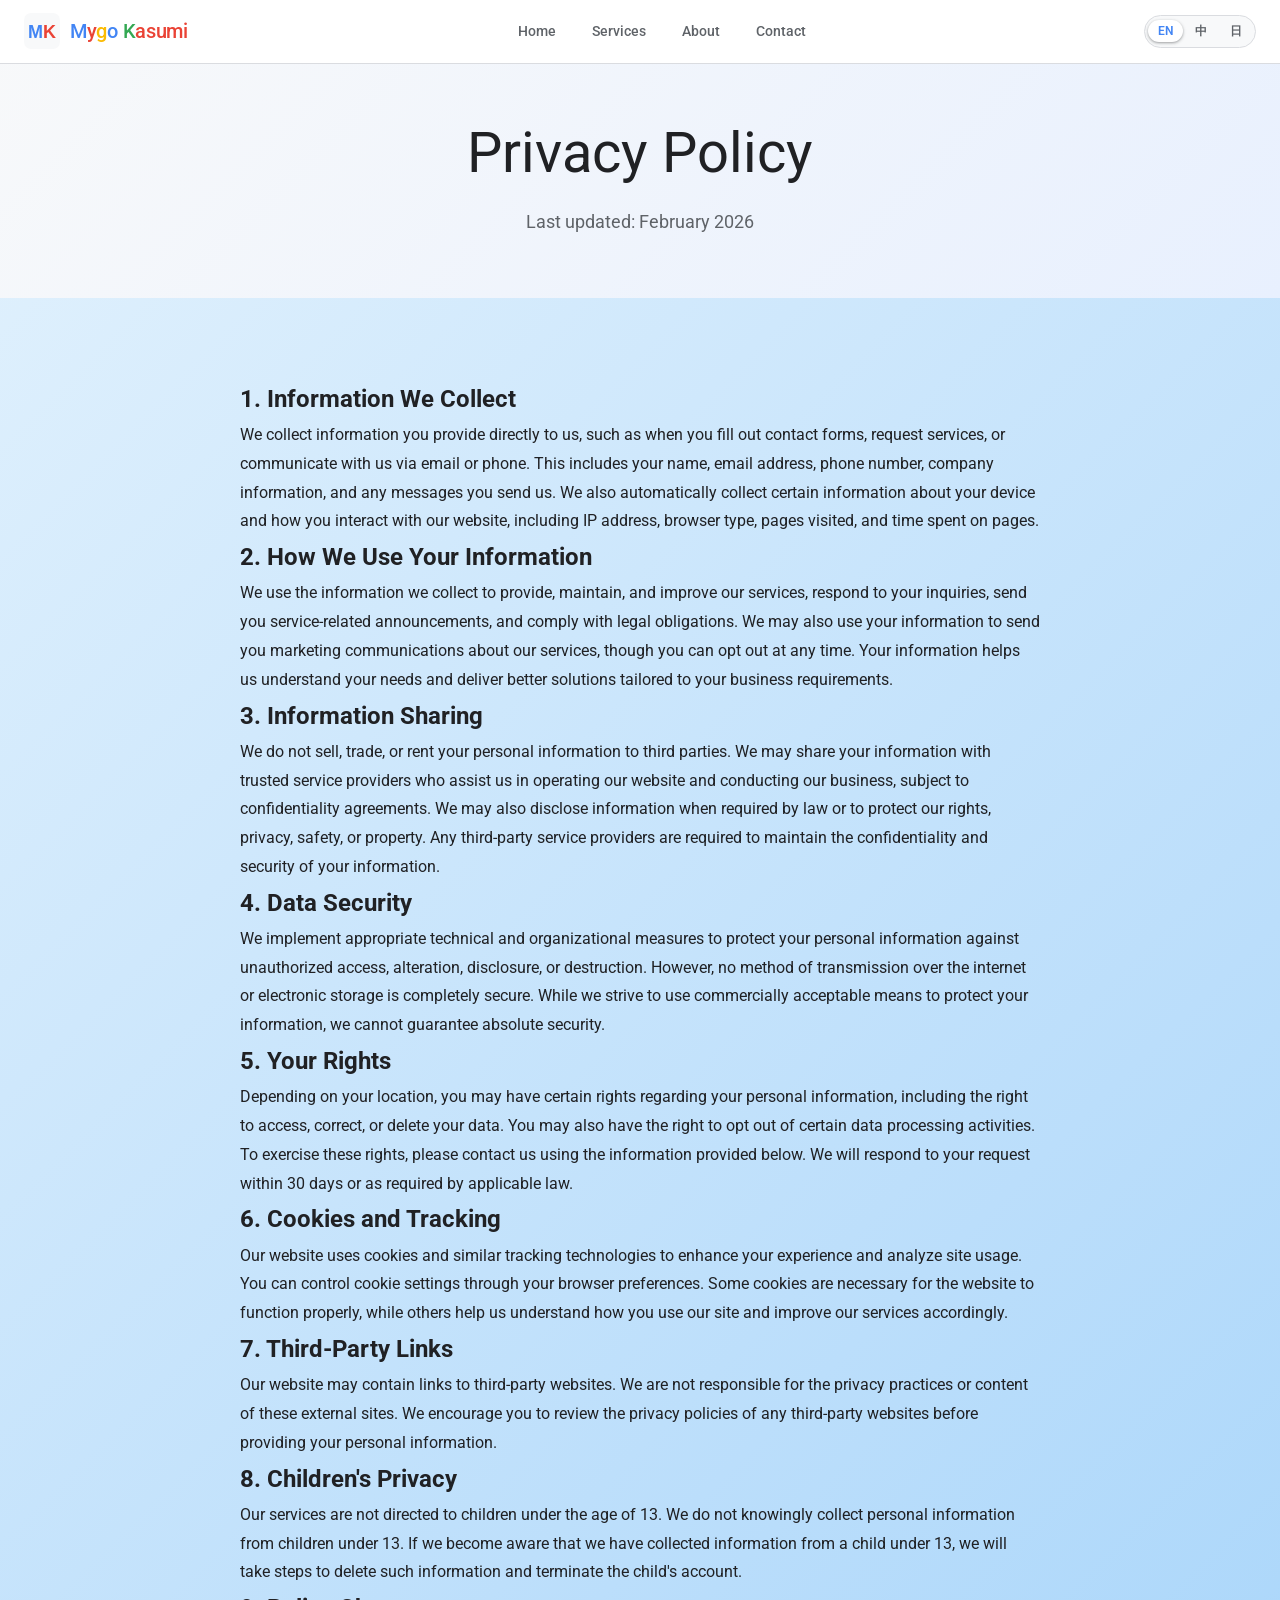
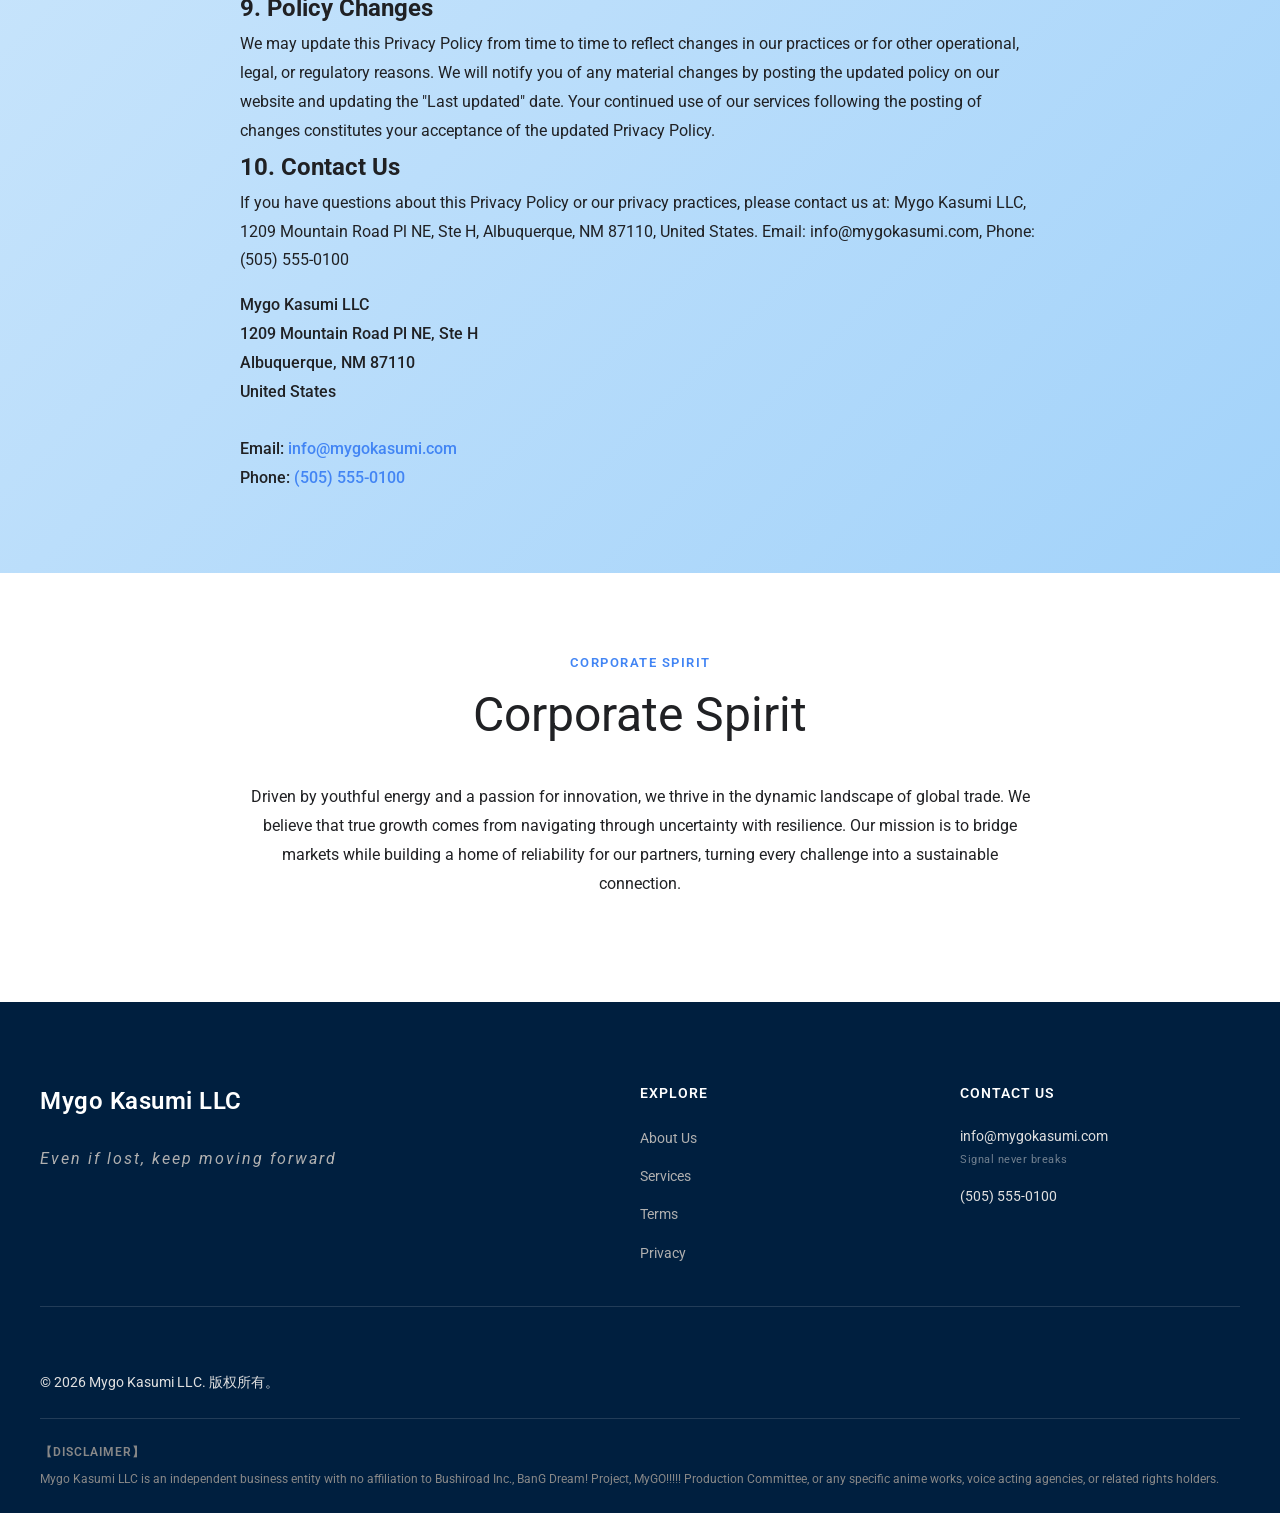
<file: privacy.html>
<!DOCTYPE html>
<html lang="en">
<head>
  <meta charset="UTF-8" />
  <meta name="viewport" content="width=device-width, initial-scale=1.0" />
  <meta name="description" content="Privacy Policy – Mygo Kasumi LLC" />
  <title data-i18n-title="footer.privacy">Privacy Policy – Mygo Kasumi LLC</title>
  <link rel="icon" type="image/svg+xml" href="assets/favicon.svg" />
  <link rel="preconnect" href="https://fonts.googleapis.com" />
  <link rel="preconnect" href="https://fonts.gstatic.com" crossorigin />
  <link href="https://fonts.googleapis.com/css2?family=Google+Sans:wght@400;500;700&family=Roboto:wght@300;400;500&display=swap" rel="stylesheet" />
  <link rel="stylesheet" href="css/style.css" />
</head>
<body>

  <header class="header" id="header">
    <nav class="nav">
      <a href="index.html" class="nav-logo">
        <svg class="logo-svg" viewBox="0 0 40 40" fill="none" xmlns="http://www.w3.org/2000/svg">
          <rect width="40" height="40" rx="8" fill="#F8F9FA"/>
          <text x="50%" y="55%" dominant-baseline="middle" text-anchor="middle" font-size="20" font-weight="700" font-family="Arial">
            <tspan fill="#4285F4">M</tspan><tspan fill="#EA4335">K</tspan>
          </text>
        </svg>
        <span class="logo-text"><span class="c1">M</span><span class="c2">y</span><span class="c3">g</span><span class="c4">o</span>&nbsp;<span class="c5">K</span><span class="c6">asumi</span></span>
      </a>
      <div class="nav-links">
        <a href="index.html" class="nav-link" data-i18n="nav.home">首页</a>
        <a href="services.html" class="nav-link" data-i18n="nav.services">服务</a>
        <a href="about.html" class="nav-link" data-i18n="nav.about">关于我们</a>
        <a href="contact.html" class="nav-link" data-i18n="nav.contact">联系我们</a>
      </div>
      <div class="lang-switcher">
        <button class="lang-btn active" data-lang="en">EN</button>
        <button class="lang-btn" data-lang="zh">中</button>
        <button class="lang-btn" data-lang="ja">日</button>
      </div>
      <div class="hamburger" id="hamburger" aria-label="Menu" role="button" tabindex="0">
        <span></span><span></span><span></span>
      </div>
    </nav>
  </header>

  <div class="mobile-menu" id="mobileMenu">
    <a href="index.html" class="nav-link" data-i18n="nav.home">首页</a>
    <a href="services.html" class="nav-link" data-i18n="nav.services">服务</a>
    <a href="about.html" class="nav-link" data-i18n="nav.about">关于我们</a>
    <a href="contact.html" class="nav-link" data-i18n="nav.contact">联系我们</a>
    <div class="lang-switcher">
      <button class="lang-btn active" data-lang="en">EN</button>
      <button class="lang-btn" data-lang="zh">中</button>
      <button class="lang-btn" data-lang="ja">日</button>
    </div>
  </div>

  <section class="page-hero">
    <div class="section-inner">
      <h1 class="section-title" data-i18n="footer.privacy">Privacy Policy</h1>
      <p class="section-subtitle" data-i18n="privacy.subtitle">Last updated: February 2026</p>
    </div>
  </section>

  <section class="section text-content">
    <div class="section-inner" style="max-width: 800px; margin: 0 auto; line-height: 1.8;">
      <h2 data-i18n="privacy.h1">1. Information We Collect</h2>
      <p data-i18n="privacy.p1">We collect information you provide directly to us, such as when you fill out contact forms, request services, or communicate with us via email or phone. This includes your name, email address, phone number, company information, and any messages you send us. We also automatically collect certain information about your device and how you interact with our website, including IP address, browser type, pages visited, and time spent on pages.</p>
      
      <h2 data-i18n="privacy.h2">2. How We Use Your Information</h2>
      <p data-i18n="privacy.p2">We use the information we collect to provide, maintain, and improve our services, respond to your inquiries, send you service-related announcements, and comply with legal obligations. We may also use your information to send you marketing communications about our services, though you can opt out at any time. Your information helps us understand your needs and deliver better solutions tailored to your business requirements.</p>
      
      <h2 data-i18n="privacy.h3">3. Information Sharing</h2>
      <p data-i18n="privacy.p3">We do not sell, trade, or rent your personal information to third parties. We may share your information with trusted service providers who assist us in operating our website and conducting our business, subject to confidentiality agreements. We may also disclose information when required by law or to protect our rights, privacy, safety, or property. Any third-party service providers are required to maintain the confidentiality and security of your information.</p>
      
      <h2 data-i18n="privacy.h4">4. Data Security</h2>
      <p data-i18n="privacy.p4">We implement appropriate technical and organizational measures to protect your personal information against unauthorized access, alteration, disclosure, or destruction. However, no method of transmission over the internet or electronic storage is completely secure. While we strive to use commercially acceptable means to protect your information, we cannot guarantee absolute security.</p>
      
      <h2 data-i18n="privacy.h5">5. Your Rights</h2>
      <p data-i18n="privacy.p5">Depending on your location, you may have certain rights regarding your personal information, including the right to access, correct, or delete your data. You may also have the right to opt out of certain data processing activities. To exercise these rights, please contact us using the information provided below. We will respond to your request within 30 days or as required by applicable law.</p>
      
      <h2 data-i18n="privacy.h6">6. Cookies and Tracking</h2>
      <p data-i18n="privacy.p6">Our website uses cookies and similar tracking technologies to enhance your experience and analyze site usage. You can control cookie settings through your browser preferences. Some cookies are necessary for the website to function properly, while others help us understand how you use our site and improve our services accordingly.</p>
      
      <h2 data-i18n="privacy.h7">7. Third-Party Links</h2>
      <p data-i18n="privacy.p7">Our website may contain links to third-party websites. We are not responsible for the privacy practices or content of these external sites. We encourage you to review the privacy policies of any third-party websites before providing your personal information.</p>
      
      <h2 data-i18n="privacy.h8">8. Children's Privacy</h2>
      <p data-i18n="privacy.p8">Our services are not directed to children under the age of 13. We do not knowingly collect personal information from children under 13. If we become aware that we have collected information from a child under 13, we will take steps to delete such information and terminate the child's account.</p>
      
      <h2 data-i18n="privacy.h9">9. Policy Changes</h2>
      <p data-i18n="privacy.p9">We may update this Privacy Policy from time to time to reflect changes in our practices or for other operational, legal, or regulatory reasons. We will notify you of any material changes by posting the updated policy on our website and updating the "Last updated" date. Your continued use of our services following the posting of changes constitutes your acceptance of the updated Privacy Policy.</p>
      
      <h2 data-i18n="privacy.h10">10. Contact Us</h2>
      <p data-i18n="privacy.p10">If you have questions about this Privacy Policy or our privacy practices, please contact us at:</p>
      <p style="margin-top: 16px; font-weight: 500;">
        Mygo Kasumi LLC<br>
        1209 Mountain Road Pl NE, Ste H<br>
        Albuquerque, NM 87110<br>
        United States<br><br>
        Email: <a href="mailto:info@mygokasumi.com">info@mygokasumi.com</a><br>
        Phone: <a href="tel:+15055550100">(505) 555-0100</a>
      </p>
    </div>
  </section>

  <section class="section corporate-spirit">
    <div class="section-inner">
      <div class="spirit-lang-section" data-lang="zh">
        <p class="section-label">企业精神</p>
        <h2 class="section-title">Corporate Spirit</h2>
        <div class="spirit-content">
          <p>我们是一支充满活力的年轻团队，在快速变化的全球贸易中不断探索。我们深知，商业的道路并非总是坦途，唯有拥抱迷茫、在挑战中坚定前行，才能为合作伙伴创造真正安心的归宿。不惧未知，追求极致，与您共同成长。</p>
        </div>
      </div>

      <div class="spirit-lang-section" data-lang="en" style="display:none;">
        <p class="section-label">Corporate Spirit</p>
        <h2 class="section-title">Corporate Spirit</h2>
        <div class="spirit-content">
          <p>Driven by youthful energy and a passion for innovation, we thrive in the dynamic landscape of global trade. We believe that true growth comes from navigating through uncertainty with resilience. Our mission is to bridge markets while building a home of reliability for our partners, turning every challenge into a sustainable connection.</p>
        </div>
      </div>

      <div class="spirit-lang-section" data-lang="ja" style="display:none;">
        <p class="section-label">企業精神</p>
        <h2 class="section-title">Corporate Spirit</h2>
        <div class="spirit-content spirit-ja">
          <p class="spirit-quote">私たちは、迷いながらも、離さない。</p>
          <p>「私……バンド、楽しいと思ったこと、一度もない。」</p>
          <p>彼女がそう零したように、ビジネスも決して楽しい瞬間ばかりではありません。<br>貿易の迷路で立ち止まり、孤独を感じる夜もあります。<br>けれど、楽しいと思えなくても、私たちはこの場所（Mygo Kasumi）から逃げません。</p>
          <p>若々しい熱量と、静かな覚悟を胸に。<br>迷子であることを受け入れ、それでもあなたとの「絆」という音を鳴らし続ける。<br>一生、終わらないビジネスを、ここで。</p>
        </div>
      </div>
    </div>
  </section>

  <footer class="footer footer-premium">
    <div class="footer-inner">
      <div class="footer-premium-lang-section" data-lang="zh">
        <div class="footer-premium-main">
          <div class="footer-premium-brand">
            <div class="footer-premium-brand-name">Mygo Kasumi LLC</div>
            <div class="footer-premium-brand-slogan">迷子でもいい、前へ進む</div>
          </div>
          <nav class="footer-premium-nav">
            <h3 class="footer-premium-nav-title">探索</h3>
            <ul class="footer-premium-nav-list">
              <li><a href="about.html">关于我们</a></li>
              <li><a href="services.html">服务承诺</a></li>
              <li><a href="terms.html">合规条款</a></li>
              <li><a href="privacy.html">隐私政策</a></li>
            </ul>
          </nav>
          <div class="footer-premium-contact">
            <h3 class="footer-premium-contact-title">联系我们</h3>
            <div class="footer-premium-contact-list">
              <div class="footer-premium-contact-item">
                <a href="mailto:info@mygokasumi.com">info@mygokasumi.com</a>
                <span class="footer-premium-contact-caption">信号は、途切れない</span>
              </div>
              <div class="footer-premium-contact-item">
                <a href="tel:+15055550100">(505) 555-0100</a>
              </div>
            </div>
          </div>
        </div>
      </div>
      <div class="footer-premium-lang-section" data-lang="en">
        <div class="footer-premium-main">
          <div class="footer-premium-brand">
            <div class="footer-premium-brand-name">Mygo Kasumi LLC</div>
            <div class="footer-premium-brand-slogan">Even if lost, keep moving forward</div>
          </div>
          <nav class="footer-premium-nav">
            <h3 class="footer-premium-nav-title">Explore</h3>
            <ul class="footer-premium-nav-list">
              <li><a href="about.html">About Us</a></li>
              <li><a href="services.html">Services</a></li>
              <li><a href="terms.html">Terms</a></li>
              <li><a href="privacy.html">Privacy</a></li>
            </ul>
          </nav>
          <div class="footer-premium-contact">
            <h3 class="footer-premium-contact-title">Contact Us</h3>
            <div class="footer-premium-contact-list">
              <div class="footer-premium-contact-item">
                <a href="mailto:info@mygokasumi.com">info@mygokasumi.com</a>
                <span class="footer-premium-contact-caption">Signal never breaks</span>
              </div>
              <div class="footer-premium-contact-item">
                <a href="tel:+15055550100">(505) 555-0100</a>
              </div>
            </div>
          </div>
        </div>
      </div>
      <div class="footer-premium-lang-section" data-lang="ja">
        <div class="footer-premium-main">
          <div class="footer-premium-brand">
            <div class="footer-premium-brand-name">Mygo Kasumi LLC</div>
            <div class="footer-premium-brand-slogan">迷子でもいい、前へ進む</div>
          </div>
          <nav class="footer-premium-nav">
            <h3 class="footer-premium-nav-title">探索</h3>
            <ul class="footer-premium-nav-list">
              <li><a href="about.html">私たちについて</a></li>
              <li><a href="services.html">サービス</a></li>
              <li><a href="terms.html">利用規約</a></li>
              <li><a href="privacy.html">プライバシー</a></li>
            </ul>
          </nav>
          <div class="footer-premium-contact">
            <h3 class="footer-premium-contact-title">お問い合わせ</h3>
            <div class="footer-premium-contact-list">
              <div class="footer-premium-contact-item">
                <a href="mailto:info@mygokasumi.com">info@mygokasumi.com</a>
                <span class="footer-premium-contact-caption">信号は、途切れない</span>
              </div>
              <div class="footer-premium-contact-item">
                <a href="tel:+15055550100">(505) 555-0100</a>
              </div>
            </div>
          </div>
        </div>
      </div>
      <div class="footer-premium-bottom-unified">
        <p class="footer-premium-copyright">© 2026 Mygo Kasumi LLC. 版权所有。</p>
        <p class="footer-premium-disclaimer-title">【免责声明】</p>
        <p class="footer-premium-disclaimer-text">Mygo Kasumi LLC 是一家独立的商业实体，与株式会社 Bushiroad、BanG Dream! Project、MyGO!!!!! 制作委员会或任何特定动画作品、声优事务所及相关权利人均无任何关联。本网站使用的名称和表达方式仅基于我们独特的品牌理念，无意侵犯任何第三方的知识产权。</p>
        <p class="footer-premium-disclaimer-title" style="display:none;" data-lang-disclaimer="en">【Disclaimer】</p>
        <p class="footer-premium-disclaimer-text" style="display:none;" data-lang-disclaimer="en">Mygo Kasumi LLC is an independent business entity with no affiliation to Bushiroad Inc., BanG Dream! Project, MyGO!!!!! Production Committee, or any specific anime works, voice acting agencies, or related rights holders.</p>
        <p class="footer-premium-disclaimer-title" style="display:none;" data-lang-disclaimer="ja">【免責事項】</p>
        <p class="footer-premium-disclaimer-text" style="display:none;" data-lang-disclaimer="ja">Mygo Kasumi LLC は独立した商業実体であり、株式会社ブシロード、BanG Dream! Project、MyGO!!!!! 制作委員会、または特定のアニメ作品、声優事務所、および関連する権利者とは一切関連がありません。</p>
      </div>
    </div>
  </footer>

  <script src="js/i18n.js"></script>
  <script src="js/main.js"></script>
</body>
</html>
</file>
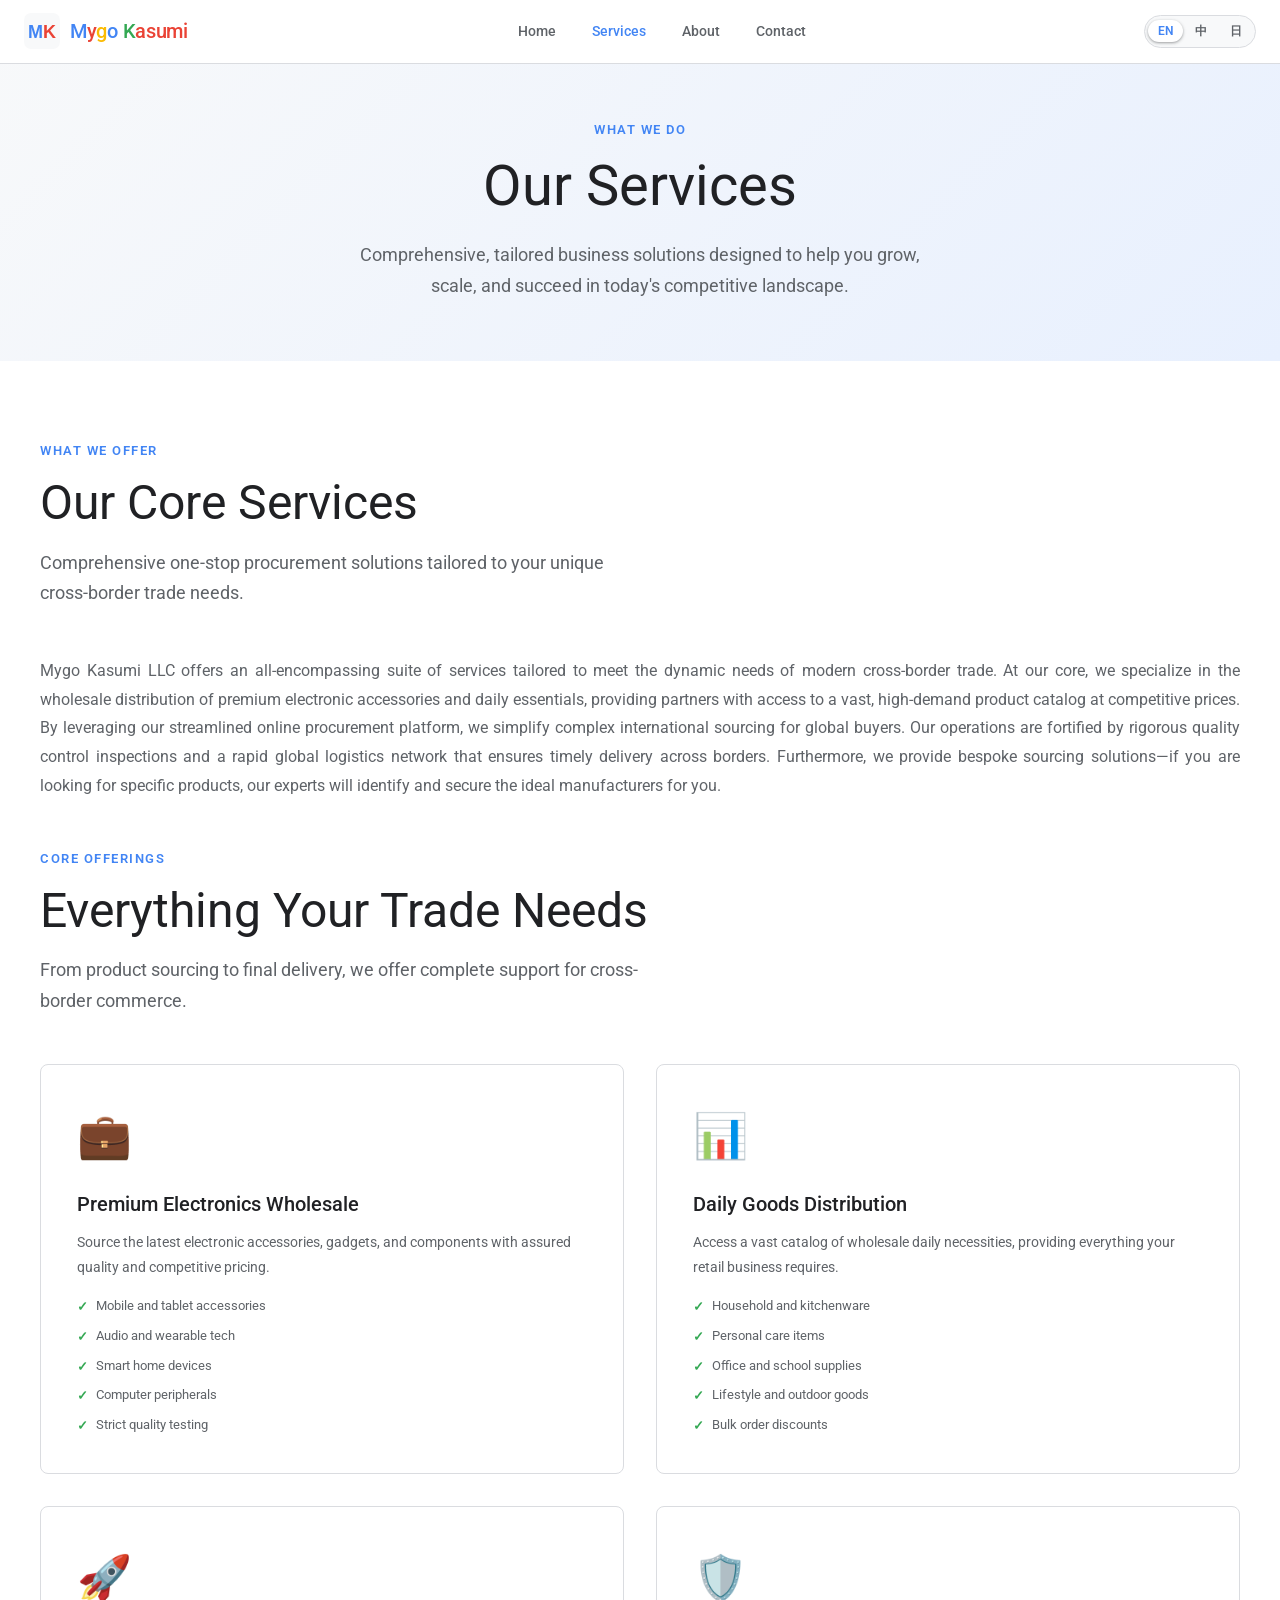
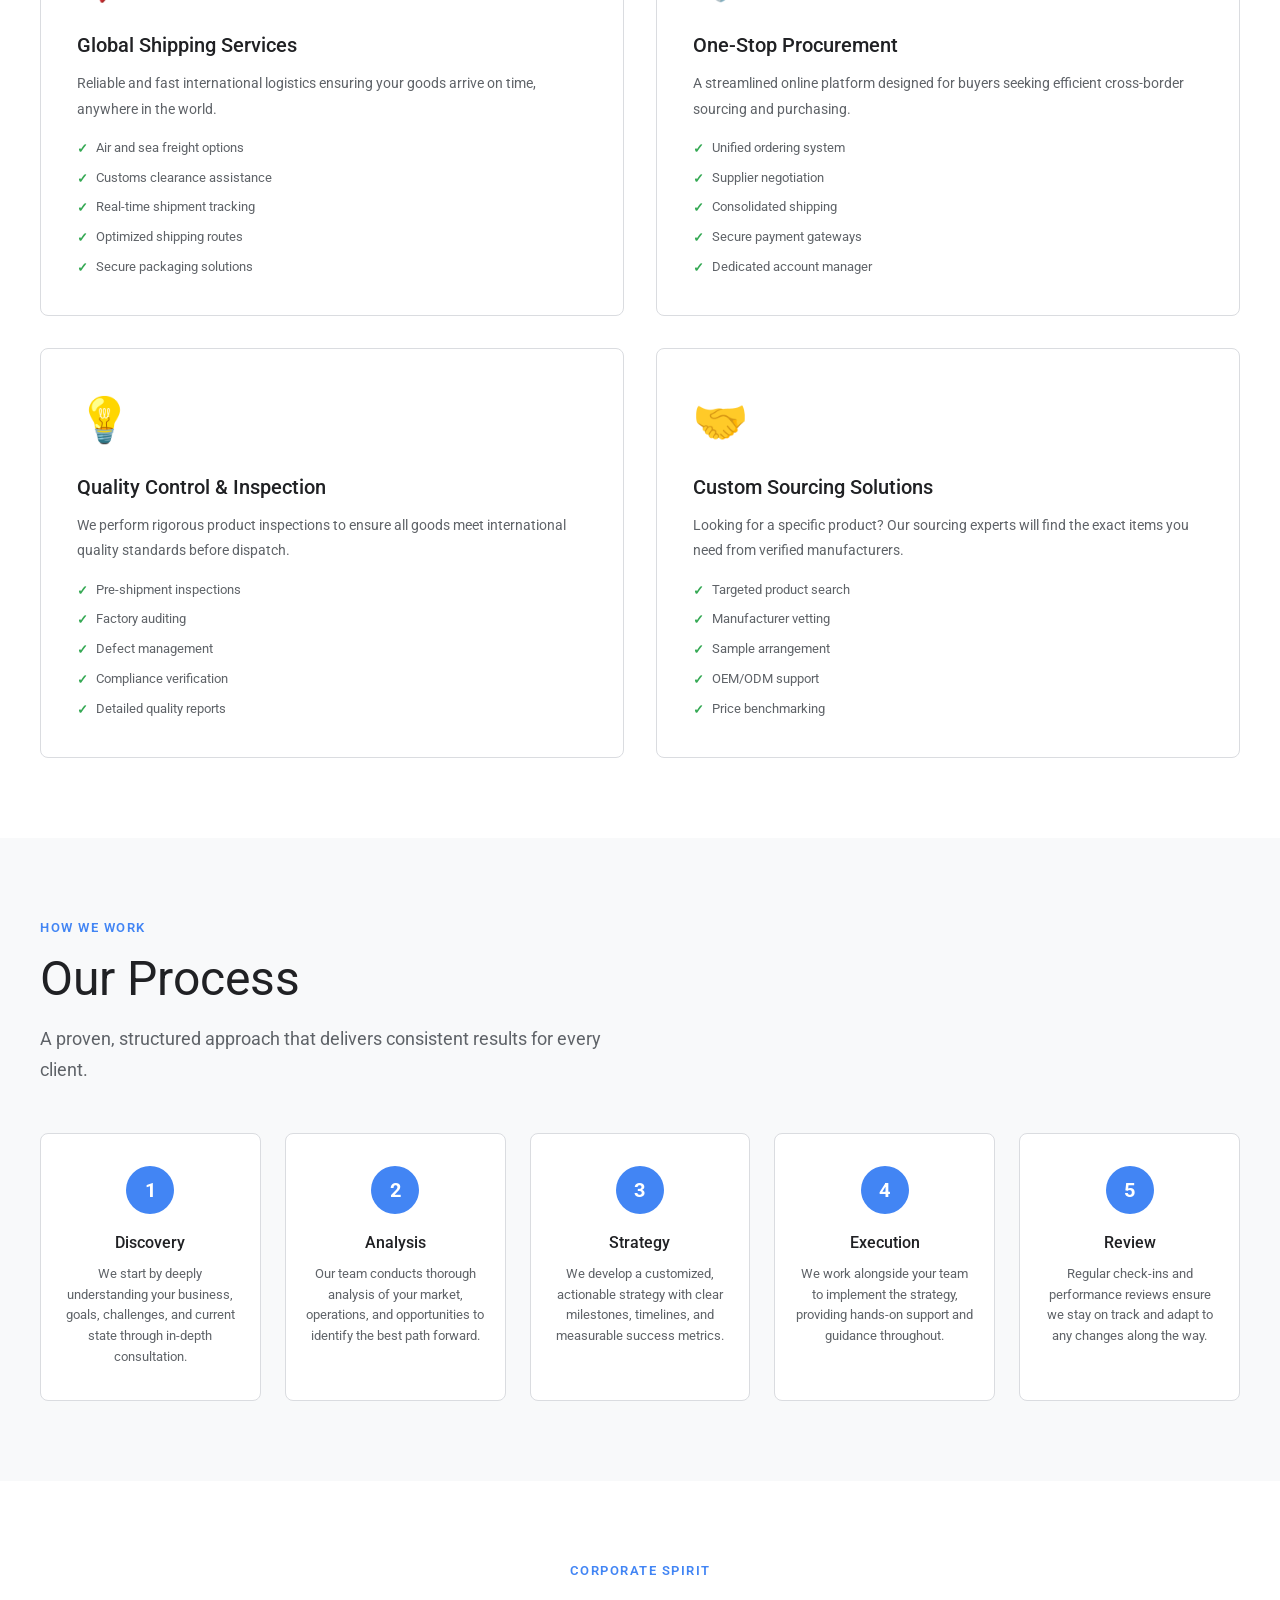
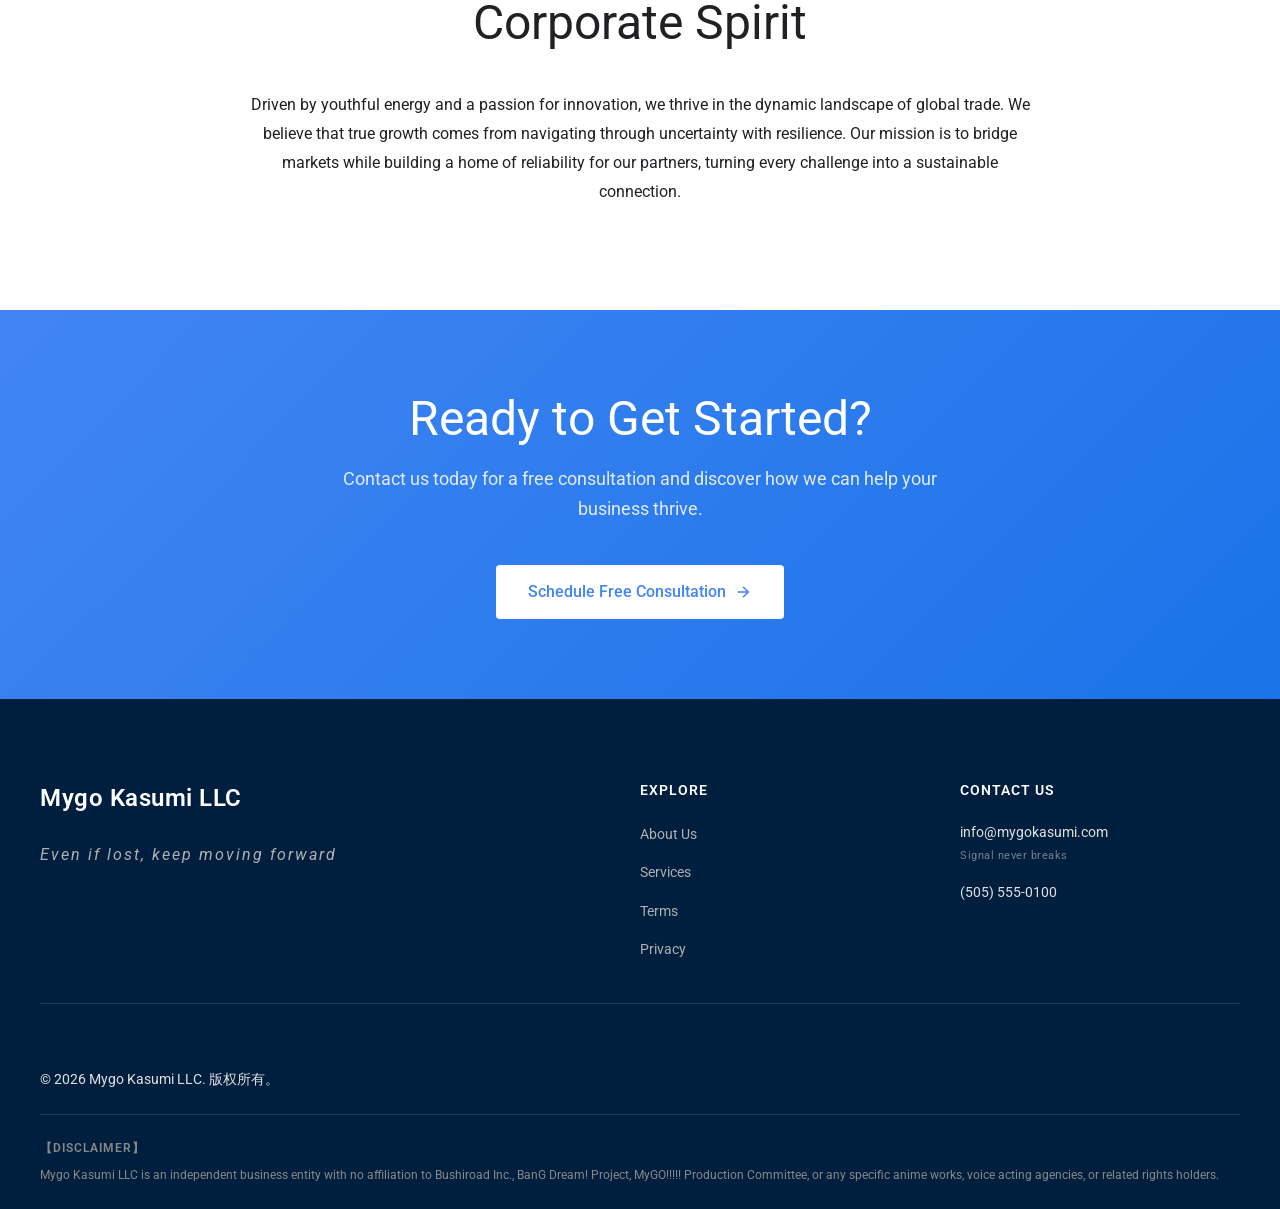
<file: services.html>
<!DOCTYPE html>
<html lang="en">
<head>
  <meta charset="UTF-8" />
  <meta name="viewport" content="width=device-width, initial-scale=1.0" />
  <meta name="description" content="Services offered by Mygo Kasumi LLC – Business consulting, financial planning, development, compliance, and more." />
  <title>Services – Mygo Kasumi LLC</title>
  <link rel="icon" type="image/svg+xml" href="assets/favicon.svg" />
  <link rel="preconnect" href="https://fonts.googleapis.com" />
  <link rel="preconnect" href="https://fonts.gstatic.com" crossorigin />
  <link href="https://fonts.googleapis.com/css2?family=Google+Sans:wght@400;500;700&family=Roboto:wght@300;400;500&display=swap" rel="stylesheet" />
  <link rel="stylesheet" href="css/style.css" />
  <style>
    .service-detail-grid { display:grid; grid-template-columns:1fr 1fr; gap:32px; margin-top:48px; }
    .service-detail-card { background:var(--google-white); border-radius:var(--border-radius); border:1px solid var(--google-border); padding:36px; transition:var(--transition); }
    .service-detail-card:hover { box-shadow:var(--shadow-md); transform:translateY(-2px); }
    .service-detail-icon { font-size:44px; margin-bottom:16px; }
    .service-detail-title { font-size:20px; font-weight:500; color:var(--google-dark); margin-bottom:10px; }
    .service-detail-desc { font-size:14px; color:var(--google-gray); line-height:1.8; margin-bottom:16px; }
    .service-detail-list { list-style:none; display:flex; flex-direction:column; gap:8px; }
    .service-detail-list li { font-size:13px; color:var(--google-gray); display:flex; align-items:flex-start; gap:8px; }
    .service-detail-list li::before { content:"✓"; color:var(--google-green); font-weight:700; flex-shrink:0; margin-top:1px; }
    .process-section { background:var(--google-light-gray); }
    .process-steps { display:grid; grid-template-columns:repeat(auto-fit,minmax(200px,1fr)); gap:24px; margin-top:48px; }
    .process-step { text-align:center; padding:32px 20px; background:var(--google-white); border-radius:var(--border-radius); border:1px solid var(--google-border); }
    .process-step-number { width:48px; height:48px; border-radius:50%; background:var(--google-blue); color:var(--google-white); font-size:20px; font-weight:700; display:flex; align-items:center; justify-content:center; margin:0 auto 16px; }
    .process-step h3 { font-size:16px; font-weight:500; color:var(--google-dark); margin-bottom:8px; }
    .process-step p { font-size:13px; color:var(--google-gray); line-height:1.6; }
    @media (max-width:768px) { .service-detail-grid { grid-template-columns:1fr; } }
  </style>
</head>
<body>

  <header class="header" id="header">
    <nav class="nav">
      <a href="index.html" class="nav-logo">
        <svg class="logo-svg" viewBox="0 0 40 40" fill="none" xmlns="http://www.w3.org/2000/svg">
          <rect width="40" height="40" rx="8" fill="#F8F9FA"/>
          <text x="50%" y="55%" dominant-baseline="middle" text-anchor="middle" font-size="20" font-weight="700" font-family="Arial">
            <tspan fill="#4285F4">M</tspan><tspan fill="#EA4335">K</tspan>
          </text>
        </svg>
        <span class="logo-text"><span class="c1">M</span><span class="c2">y</span><span class="c3">g</span><span class="c4">o</span>&nbsp;<span class="c5">K</span><span class="c6">asumi</span></span>
      </a>
      <div class="nav-links">
        <a href="index.html" class="nav-link" data-i18n="nav.home">首页</a>
        <a href="services.html" class="nav-link active" data-i18n="nav.services">服务</a>
        <a href="about.html" class="nav-link" data-i18n="nav.about">关于我们</a>
        <a href="contact.html" class="nav-link" data-i18n="nav.contact">联系我们</a>
      </div>
      <div class="lang-switcher">
        <button class="lang-btn active" data-lang="en">EN</button>
        <button class="lang-btn" data-lang="zh">中</button>
        <button class="lang-btn" data-lang="ja">日</button>
      </div>
      <div class="hamburger" id="hamburger" aria-label="Menu" role="button" tabindex="0">
        <span></span><span></span><span></span>
      </div>
    </nav>
  </header>

  <div class="mobile-menu" id="mobileMenu">
    <a href="index.html" class="nav-link" data-i18n="nav.home">首页</a>
    <a href="services.html" class="nav-link active" data-i18n="nav.services">服务</a>
    <a href="about.html" class="nav-link" data-i18n="nav.about">关于我们</a>
    <a href="contact.html" class="nav-link" data-i18n="nav.contact">联系我们</a>
    <div class="lang-switcher">
      <button class="lang-btn active" data-lang="en">EN</button>
      <button class="lang-btn" data-lang="zh">中</button>
      <button class="lang-btn" data-lang="ja">日</button>
    </div>
  </div>

  <section class="page-hero">
    <div class="section-inner">
      <p class="section-label" data-i18n="svc.label">What We Do</p>
      <h1 class="section-title" data-i18n="svc.title">Our Services</h1>
      <p class="section-subtitle" data-i18n="svc.subtitle">Comprehensive, tailored business solutions designed to help you grow, scale, and succeed.</p>
    </div>
  </section>

  <section class="section" style="background:var(--google-white);">
    <div class="section-inner">
      <p class="section-label" data-i18n="services.label">What We Offer</p>
      <h2 class="section-title" data-i18n="services.title">Our Core Services</h2>
      <p class="section-subtitle" data-i18n="services.subtitle">Comprehensive one-stop procurement solutions tailored to your unique cross-border trade needs.</p>
      
      <div class="services-para-container" style="margin-top:48px; margin-bottom:48px;">
        <div class="services-para-lang" data-lang="en" style="display:none;">
          <p data-i18n="services.para" style="font-size:16px; line-height:1.8; color:var(--google-gray); text-align:justify;"></p>
        </div>
        <div class="services-para-lang" data-lang="zh" style="display:none;">
          <p data-i18n="services.para" style="font-size:16px; line-height:1.8; color:var(--google-gray); text-align:justify;"></p>
        </div>
        <div class="services-para-lang" data-lang="ja" style="display:none;">
          <p data-i18n="services.para" style="font-size:16px; line-height:1.8; color:var(--google-gray); text-align:justify;"></p>
        </div>
      </div>

      <p class="section-label" data-i18n="svc.core.label">Core Offerings</p>
      <h2 class="section-title" data-i18n="svc.core.title">Everything Your Business Needs</h2>
      <p class="section-subtitle" data-i18n="svc.core.subtitle">From strategy to execution, we provide end-to-end support across all critical business functions.</p>

      <div class="service-detail-grid">
        <div class="service-detail-card">
          <div class="service-detail-icon">💼</div>
          <h3 class="service-detail-title" data-i18n="svc1.title">Business Consulting</h3>
          <p class="service-detail-desc" data-i18n="svc1.desc">Strategic guidance to help your business navigate challenges, optimize operations, and achieve sustainable growth.</p>
          <ul class="service-detail-list">
            <li data-i18n="svc1.li1">Operational efficiency analysis</li>
            <li data-i18n="svc1.li2">Strategic planning &amp; roadmapping</li>
            <li data-i18n="svc1.li3">Market entry strategy</li>
            <li data-i18n="svc1.li4">Organizational restructuring</li>
            <li data-i18n="svc1.li5">Performance benchmarking</li>
          </ul>
        </div>

        <div class="service-detail-card">
          <div class="service-detail-icon">📊</div>
          <h3 class="service-detail-title" data-i18n="svc2.title">Financial Planning</h3>
          <p class="service-detail-desc" data-i18n="svc2.desc">Expert financial analysis, budgeting, and planning services to ensure healthy cash flow and long-term profitability.</p>
          <ul class="service-detail-list">
            <li data-i18n="svc2.li1">Cash flow management</li>
            <li data-i18n="svc2.li2">Budget development &amp; forecasting</li>
            <li data-i18n="svc2.li3">Investment analysis</li>
            <li data-i18n="svc2.li4">Financial risk assessment</li>
            <li data-i18n="svc2.li5">Funding strategy &amp; capital raising</li>
          </ul>
        </div>

        <div class="service-detail-card">
          <div class="service-detail-icon">🚀</div>
          <h3 class="service-detail-title" data-i18n="svc3.title">Business Development</h3>
          <p class="service-detail-desc" data-i18n="svc3.desc">Identify new opportunities, expand your market reach, and build strategic partnerships that drive revenue.</p>
          <ul class="service-detail-list">
            <li data-i18n="svc3.li1">Market opportunity identification</li>
            <li data-i18n="svc3.li2">Sales strategy development</li>
            <li data-i18n="svc3.li3">Lead generation frameworks</li>
            <li data-i18n="svc3.li4">Revenue diversification</li>
            <li data-i18n="svc3.li5">Competitive positioning</li>
          </ul>
        </div>

        <div class="service-detail-card">
          <div class="service-detail-icon">🛡️</div>
          <h3 class="service-detail-title" data-i18n="svc4.title">Compliance &amp; Legal</h3>
          <p class="service-detail-desc" data-i18n="svc4.desc">Navigate regulatory requirements with confidence. We ensure your operations remain compliant with all applicable laws.</p>
          <ul class="service-detail-list">
            <li data-i18n="svc4.li1">Regulatory compliance audits</li>
            <li data-i18n="svc4.li2">Policy &amp; procedure development</li>
            <li data-i18n="svc4.li3">Risk management frameworks</li>
            <li data-i18n="svc4.li4">Contract review support</li>
            <li data-i18n="svc4.li5">Business licensing guidance</li>
          </ul>
        </div>

        <div class="service-detail-card">
          <div class="service-detail-icon">💡</div>
          <h3 class="service-detail-title" data-i18n="svc5.title">Innovation Strategy</h3>
          <p class="service-detail-desc" data-i18n="svc5.desc">Leverage cutting-edge methodologies and technology to transform your business processes and stay ahead of trends.</p>
          <ul class="service-detail-list">
            <li data-i18n="svc5.li1">Digital transformation planning</li>
            <li data-i18n="svc5.li2">Process automation consulting</li>
            <li data-i18n="svc5.li3">Technology stack assessment</li>
            <li data-i18n="svc5.li4">Innovation culture development</li>
            <li data-i18n="svc5.li5">R&amp;D strategy support</li>
          </ul>
        </div>

        <div class="service-detail-card">
          <div class="service-detail-icon">🤝</div>
          <h3 class="service-detail-title" data-i18n="svc6.title">Partnership Management</h3>
          <p class="service-detail-desc" data-i18n="svc6.desc">Build and maintain valuable business relationships. We help you identify, negotiate, and manage strategic partnerships.</p>
          <ul class="service-detail-list">
            <li data-i18n="svc6.li1">Partner identification &amp; vetting</li>
            <li data-i18n="svc6.li2">Negotiation support</li>
            <li data-i18n="svc6.li3">Joint venture structuring</li>
            <li data-i18n="svc6.li4">Alliance management</li>
            <li data-i18n="svc6.li5">Vendor relationship optimization</li>
          </ul>
        </div>
      </div>
    </div>
  </section>

  <section class="section process-section">
    <div class="section-inner">
      <p class="section-label" data-i18n="process.label">How We Work</p>
      <h2 class="section-title" data-i18n="process.title">Our Process</h2>
      <p class="section-subtitle" data-i18n="process.subtitle">A proven, structured approach that delivers consistent results for every client.</p>
      <div class="process-steps">
        <div class="process-step">
          <div class="process-step-number">1</div>
          <h3 data-i18n="step1.title">Discovery</h3>
          <p data-i18n="step1.desc">We start by deeply understanding your business, goals, challenges, and current state through in-depth consultation.</p>
        </div>
        <div class="process-step">
          <div class="process-step-number">2</div>
          <h3 data-i18n="step2.title">Analysis</h3>
          <p data-i18n="step2.desc">Our team conducts thorough analysis of your market, operations, and opportunities to identify the best path forward.</p>
        </div>
        <div class="process-step">
          <div class="process-step-number">3</div>
          <h3 data-i18n="step3.title">Strategy</h3>
          <p data-i18n="step3.desc">We develop a customized, actionable strategy with clear milestones, timelines, and measurable success metrics.</p>
        </div>
        <div class="process-step">
          <div class="process-step-number">4</div>
          <h3 data-i18n="step4.title">Execution</h3>
          <p data-i18n="step4.desc">We work alongside your team to implement the strategy, providing hands-on support and guidance throughout.</p>
        </div>
        <div class="process-step">
          <div class="process-step-number">5</div>
          <h3 data-i18n="step5.title">Review</h3>
          <p data-i18n="step5.desc">Regular check-ins and performance reviews ensure we stay on track and adapt to any changes along the way.</p>
        </div>
      </div>
    </div>
  </section>

  <section class="section corporate-spirit">
    <div class="section-inner">
      <div class="spirit-lang-section" data-lang="zh">
        <p class="section-label">企业精神</p>
        <h2 class="section-title">Corporate Spirit</h2>
        <div class="spirit-content">
          <p>我们是一支充满活力的年轻团队，在快速变化的全球贸易中不断探索。我们深知，商业的道路并非总是坦途，唯有拥抱迷茫、在挑战中坚定前行，才能为合作伙伴创造真正安心的归宿。不惧未知，追求极致，与您共同成长。</p>
        </div>
      </div>

      <div class="spirit-lang-section" data-lang="en" style="display:none;">
        <p class="section-label">Corporate Spirit</p>
        <h2 class="section-title">Corporate Spirit</h2>
        <div class="spirit-content">
          <p>Driven by youthful energy and a passion for innovation, we thrive in the dynamic landscape of global trade. We believe that true growth comes from navigating through uncertainty with resilience. Our mission is to bridge markets while building a home of reliability for our partners, turning every challenge into a sustainable connection.</p>
        </div>
      </div>

      <div class="spirit-lang-section" data-lang="ja" style="display:none;">
        <p class="section-label">企業精神</p>
        <h2 class="section-title">Corporate Spirit</h2>
        <div class="spirit-content spirit-ja">
          <p class="spirit-quote">私たちは、迷いながらも、離さない。</p>
          <p>「私……バンド、楽しいと思ったこと、一度もない。」</p>
          <p>彼女がそう零したように、ビジネスも決して楽しい瞬間ばかりではありません。<br>貿易の迷路で立ち止まり、孤独を感じる夜もあります。<br>けれど、楽しいと思えなくても、私たちはこの場所（Mygo Kasumi）から逃げません。</p>
          <p>若々しい熱量と、静かな覚悟を胸に。<br>迷子であることを受け入れ、それでもあなたとの「絆」という音を鳴らし続ける。<br>一生、終わらないビジネスを、ここで。</p>
        </div>
      </div>
    </div>
  </section>

  <section class="cta-section">
    <div class="section-inner" style="text-align:center;">
      <h2 class="section-title" data-i18n="svc.cta.title">Ready to Get Started?</h2>
      <p class="section-subtitle" data-i18n="svc.cta.subtitle">Contact us today for a free consultation and discover how we can help your business thrive.</p>
      <a href="contact.html" class="btn-white">
        <span data-i18n="svc.cta.btn">Schedule Free Consultation</span>
        <svg width="18" height="18" viewBox="0 0 24 24" fill="none" stroke="currentColor" stroke-width="2"><path d="M5 12h14M12 5l7 7-7 7"/></svg>
      </a>
    </div>
  </section>

  <footer class="footer footer-premium">
    <div class="footer-inner">
      <div class="footer-premium-lang-section" data-lang="zh">
        <div class="footer-premium-main">
          <div class="footer-premium-brand">
            <div class="footer-premium-brand-name">Mygo Kasumi LLC</div>
            <div class="footer-premium-brand-slogan">迷子でもいい、前へ進む</div>
          </div>
          <nav class="footer-premium-nav">
            <h3 class="footer-premium-nav-title">探索</h3>
            <ul class="footer-premium-nav-list">
              <li><a href="about.html">关于我们</a></li>
              <li><a href="services.html">服务承诺</a></li>
              <li><a href="terms.html">合规条款</a></li>
              <li><a href="privacy.html">隐私政策</a></li>
            </ul>
          </nav>
          <div class="footer-premium-contact">
            <h3 class="footer-premium-contact-title">联系我们</h3>
            <div class="footer-premium-contact-list">
              <div class="footer-premium-contact-item">
                <a href="mailto:info@mygokasumi.com">info@mygokasumi.com</a>
                <span class="footer-premium-contact-caption">信号は、途切れない</span>
              </div>
              <div class="footer-premium-contact-item">
                <a href="tel:+15055550100">(505) 555-0100</a>
              </div>
            </div>
          </div>
        </div>
      </div>
      <div class="footer-premium-lang-section" data-lang="en">
        <div class="footer-premium-main">
          <div class="footer-premium-brand">
            <div class="footer-premium-brand-name">Mygo Kasumi LLC</div>
            <div class="footer-premium-brand-slogan">Even if lost, keep moving forward</div>
          </div>
          <nav class="footer-premium-nav">
            <h3 class="footer-premium-nav-title">Explore</h3>
            <ul class="footer-premium-nav-list">
              <li><a href="about.html">About Us</a></li>
              <li><a href="services.html">Services</a></li>
              <li><a href="terms.html">Terms</a></li>
              <li><a href="privacy.html">Privacy</a></li>
            </ul>
          </nav>
          <div class="footer-premium-contact">
            <h3 class="footer-premium-contact-title">Contact Us</h3>
            <div class="footer-premium-contact-list">
              <div class="footer-premium-contact-item">
                <a href="mailto:info@mygokasumi.com">info@mygokasumi.com</a>
                <span class="footer-premium-contact-caption">Signal never breaks</span>
              </div>
              <div class="footer-premium-contact-item">
                <a href="tel:+15055550100">(505) 555-0100</a>
              </div>
            </div>
          </div>
        </div>
      </div>
      <div class="footer-premium-lang-section" data-lang="ja">
        <div class="footer-premium-main">
          <div class="footer-premium-brand">
            <div class="footer-premium-brand-name">Mygo Kasumi LLC</div>
            <div class="footer-premium-brand-slogan">迷子でもいい、前へ進む</div>
          </div>
          <nav class="footer-premium-nav">
            <h3 class="footer-premium-nav-title">探索</h3>
            <ul class="footer-premium-nav-list">
              <li><a href="about.html">私たちについて</a></li>
              <li><a href="services.html">サービス</a></li>
              <li><a href="terms.html">利用規約</a></li>
              <li><a href="privacy.html">プライバシー</a></li>
            </ul>
          </nav>
          <div class="footer-premium-contact">
            <h3 class="footer-premium-contact-title">お問い合わせ</h3>
            <div class="footer-premium-contact-list">
              <div class="footer-premium-contact-item">
                <a href="mailto:info@mygokasumi.com">info@mygokasumi.com</a>
                <span class="footer-premium-contact-caption">信号は、途切れない</span>
              </div>
              <div class="footer-premium-contact-item">
                <a href="tel:+15055550100">(505) 555-0100</a>
              </div>
            </div>
          </div>
        </div>
      </div>
      <div class="footer-premium-bottom-unified">
        <p class="footer-premium-copyright">© 2026 Mygo Kasumi LLC. 版权所有。</p>
        <p class="footer-premium-disclaimer-title">【免责声明】</p>
        <p class="footer-premium-disclaimer-text">Mygo Kasumi LLC 是一家独立的商业实体，与株式会社 Bushiroad、BanG Dream! Project、MyGO!!!!! 制作委员会或任何特定动画作品、声优事务所及相关权利人均无任何关联。本网站使用的名称和表达方式仅基于我们独特的品牌理念，无意侵犯任何第三方的知识产权。</p>
        <p class="footer-premium-disclaimer-title" style="display:none;" data-lang-disclaimer="en">【Disclaimer】</p>
        <p class="footer-premium-disclaimer-text" style="display:none;" data-lang-disclaimer="en">Mygo Kasumi LLC is an independent business entity with no affiliation to Bushiroad Inc., BanG Dream! Project, MyGO!!!!! Production Committee, or any specific anime works, voice acting agencies, or related rights holders.</p>
        <p class="footer-premium-disclaimer-title" style="display:none;" data-lang-disclaimer="ja">【免責事項】</p>
        <p class="footer-premium-disclaimer-text" style="display:none;" data-lang-disclaimer="ja">Mygo Kasumi LLC は独立した商業実体であり、株式会社ブシロード、BanG Dream! Project、MyGO!!!!! 制作委員会、または特定のアニメ作品、声優事務所、および関連する権利者とは一切関連がありません。</p>
      </div>
    </div>
  </footer>

  <script src="js/i18n.js"></script>
  <script src="js/main.js"></script>
</body>
</html>
</file>
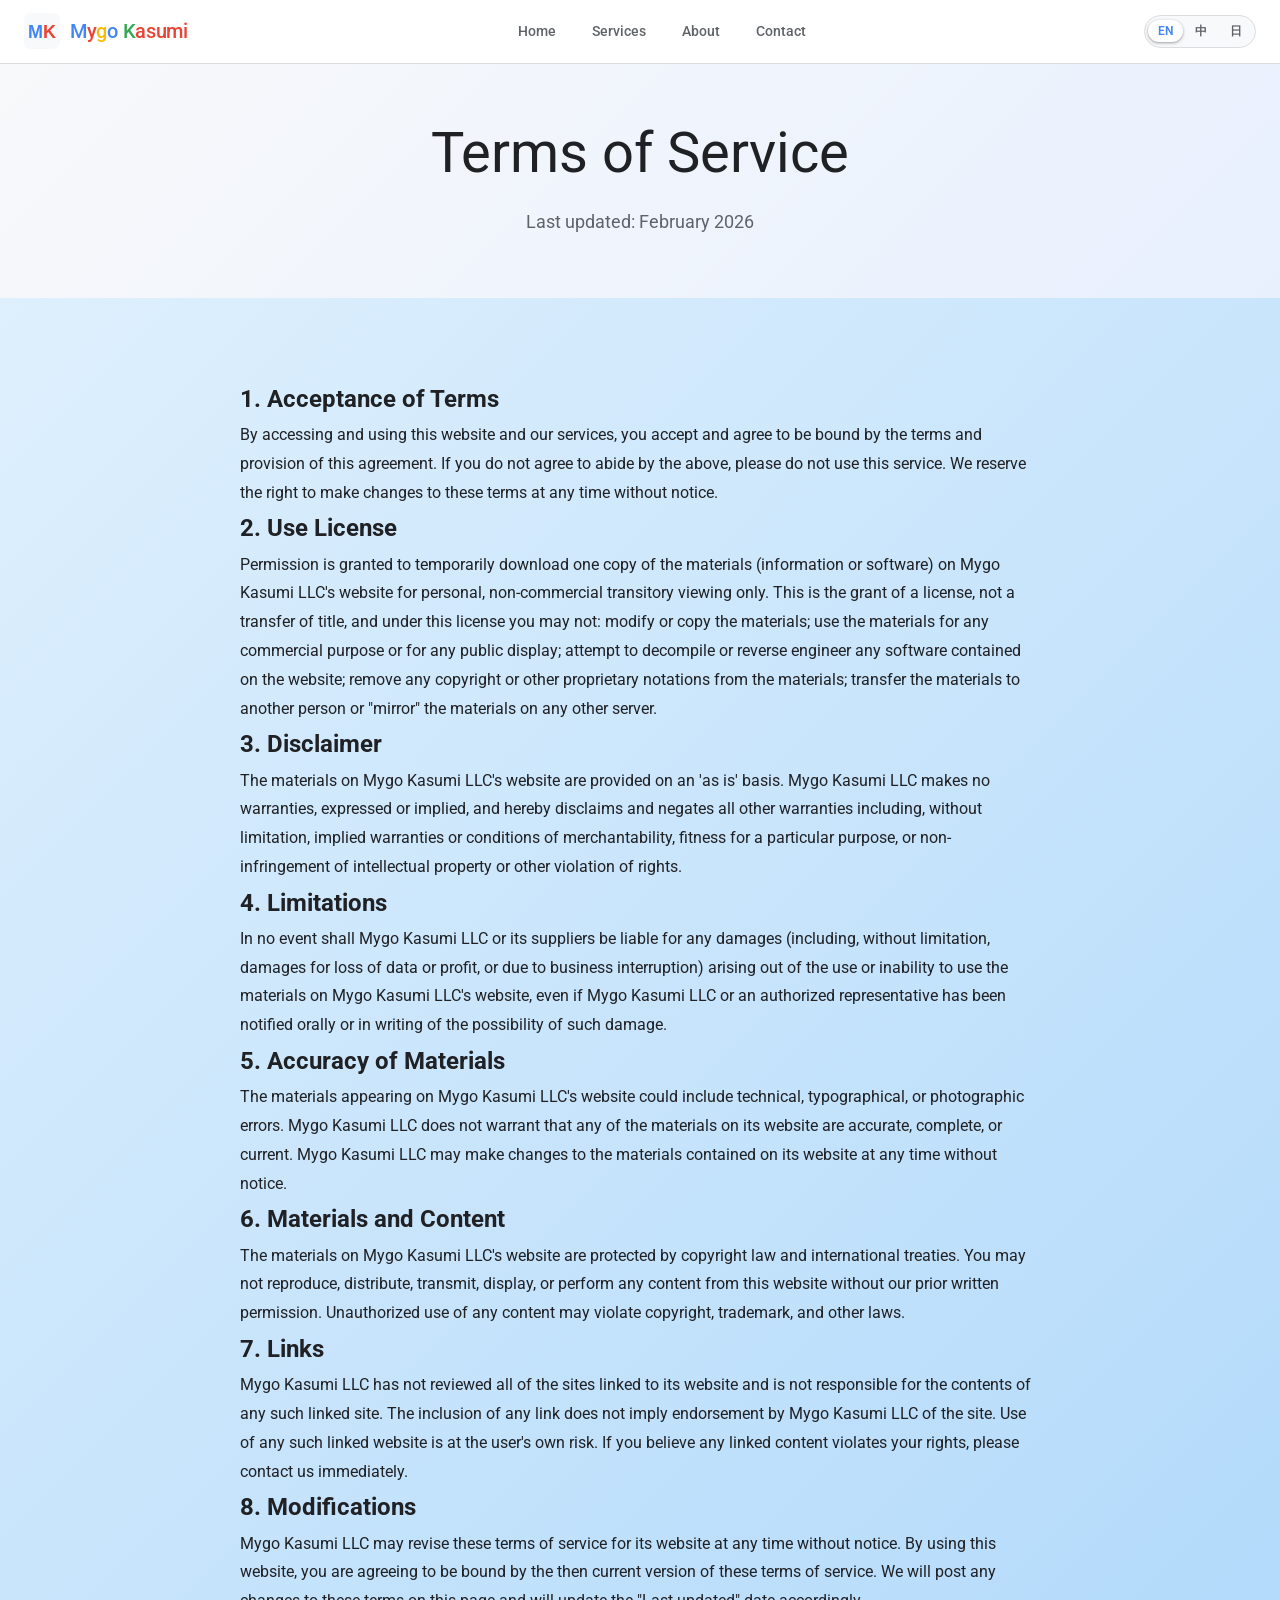
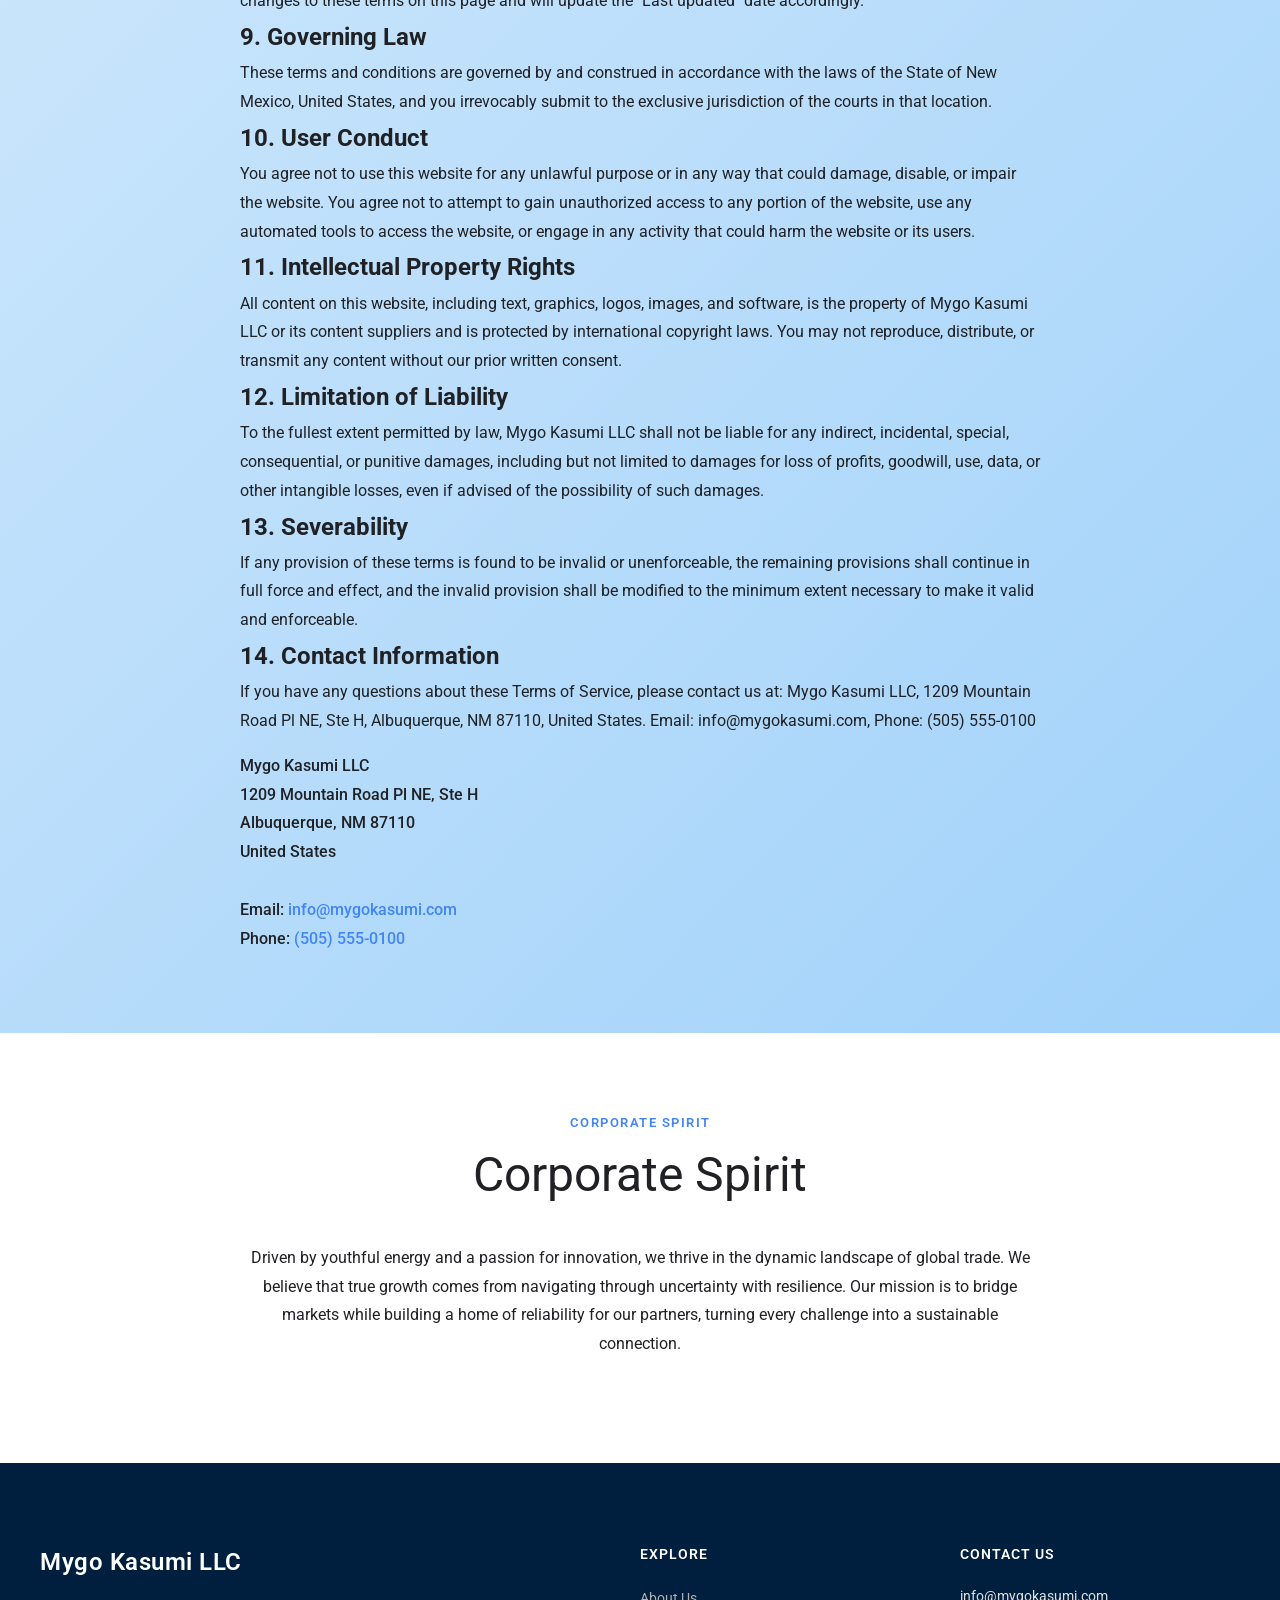
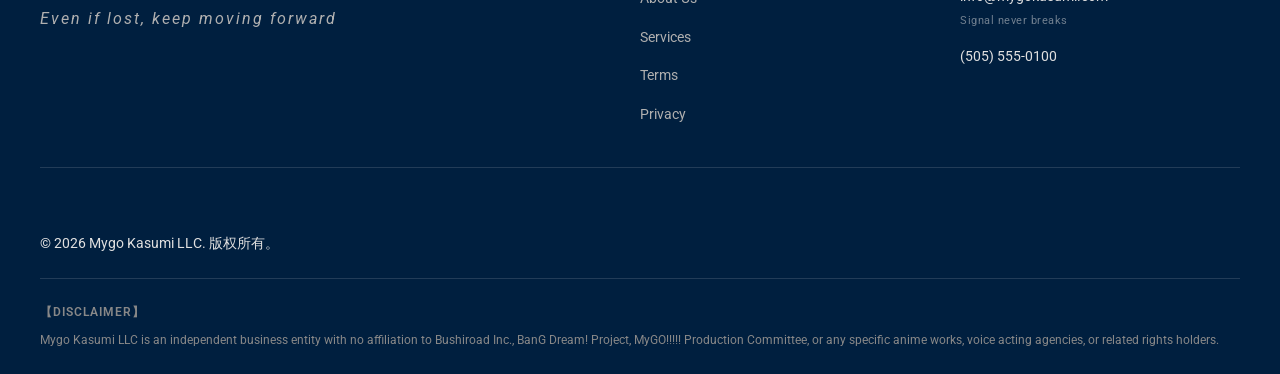
<file: terms.html>
<!DOCTYPE html>
<html lang="en">
<head>
  <meta charset="UTF-8" />
  <meta name="viewport" content="width=device-width, initial-scale=1.0" />
  <meta name="description" content="Terms of Service – Mygo Kasumi LLC" />
  <title data-i18n-title="footer.terms">Terms of Service – Mygo Kasumi LLC</title>
  <link rel="icon" type="image/svg+xml" href="assets/favicon.svg" />
  <link rel="preconnect" href="https://fonts.googleapis.com" />
  <link rel="preconnect" href="https://fonts.gstatic.com" crossorigin />
  <link href="https://fonts.googleapis.com/css2?family=Google+Sans:wght@400;500;700&family=Roboto:wght@300;400;500&display=swap" rel="stylesheet" />
  <link rel="stylesheet" href="css/style.css" />
</head>
<body>

  <header class="header" id="header">
    <nav class="nav">
      <a href="index.html" class="nav-logo">
        <svg class="logo-svg" viewBox="0 0 40 40" fill="none" xmlns="http://www.w3.org/2000/svg">
          <rect width="40" height="40" rx="8" fill="#F8F9FA"/>
          <text x="50%" y="55%" dominant-baseline="middle" text-anchor="middle" font-size="20" font-weight="700" font-family="Arial">
            <tspan fill="#4285F4">M</tspan><tspan fill="#EA4335">K</tspan>
          </text>
        </svg>
        <span class="logo-text"><span class="c1">M</span><span class="c2">y</span><span class="c3">g</span><span class="c4">o</span>&nbsp;<span class="c5">K</span><span class="c6">asumi</span></span>
      </a>
      <div class="nav-links">
        <a href="index.html" class="nav-link" data-i18n="nav.home">首页</a>
        <a href="services.html" class="nav-link" data-i18n="nav.services">服务</a>
        <a href="about.html" class="nav-link" data-i18n="nav.about">关于我们</a>
        <a href="contact.html" class="nav-link" data-i18n="nav.contact">联系我们</a>
      </div>
      <div class="lang-switcher">
        <button class="lang-btn active" data-lang="en">EN</button>
        <button class="lang-btn" data-lang="zh">中</button>
        <button class="lang-btn" data-lang="ja">日</button>
      </div>
      <div class="hamburger" id="hamburger" aria-label="Menu" role="button" tabindex="0">
        <span></span><span></span><span></span>
      </div>
    </nav>
  </header>

  <div class="mobile-menu" id="mobileMenu">
    <a href="index.html" class="nav-link" data-i18n="nav.home">首页</a>
    <a href="services.html" class="nav-link" data-i18n="nav.services">服务</a>
    <a href="about.html" class="nav-link" data-i18n="nav.about">关于我们</a>
    <a href="contact.html" class="nav-link" data-i18n="nav.contact">联系我们</a>
    <div class="lang-switcher">
      <button class="lang-btn active" data-lang="en">EN</button>
      <button class="lang-btn" data-lang="zh">中</button>
      <button class="lang-btn" data-lang="ja">日</button>
    </div>
  </div>

  <section class="page-hero">
    <div class="section-inner">
      <h1 class="section-title" data-i18n="footer.terms">Terms of Service</h1>
      <p class="section-subtitle" data-i18n="terms.subtitle">Last updated: February 2026</p>
    </div>
  </section>

  <section class="section text-content">
    <div class="section-inner" style="max-width: 800px; margin: 0 auto; line-height: 1.8;">
      <h2 data-i18n="terms.h1">1. Acceptance of Terms</h2>
      <p data-i18n="terms.p1">By accessing and using this website and our services, you accept and agree to be bound by the terms and provision of this agreement. If you do not agree to abide by the above, please do not use this service. We reserve the right to make changes to these terms at any time without notice.</p>
      
      <h2 data-i18n="terms.h2">2. Use License</h2>
      <p data-i18n="terms.p2">Permission is granted to temporarily download one copy of the materials (information or software) on Mygo Kasumi LLC's website for personal, non-commercial transitory viewing only. This is the grant of a license, not a transfer of title, and under this license you may not: modify or copy the materials; use the materials for any commercial purpose or for any public display; attempt to decompile or reverse engineer any software contained on the website; remove any copyright or other proprietary notations from the materials; transfer the materials to another person or "mirror" the materials on any other server.</p>
      
      <h2 data-i18n="terms.h3">3. Disclaimer</h2>
      <p data-i18n="terms.p3">The materials on Mygo Kasumi LLC's website are provided on an 'as is' basis. Mygo Kasumi LLC makes no warranties, expressed or implied, and hereby disclaims and negates all other warranties including, without limitation, implied warranties or conditions of merchantability, fitness for a particular purpose, or non-infringement of intellectual property or other violation of rights.</p>
      
      <h2 data-i18n="terms.h4">4. Limitations</h2>
      <p data-i18n="terms.p4">In no event shall Mygo Kasumi LLC or its suppliers be liable for any damages (including, without limitation, damages for loss of data or profit, or due to business interruption) arising out of the use or inability to use the materials on Mygo Kasumi LLC's website, even if Mygo Kasumi LLC or an authorized representative has been notified orally or in writing of the possibility of such damage.</p>
      
      <h2 data-i18n="terms.h5">5. Accuracy of Materials</h2>
      <p data-i18n="terms.p5">The materials appearing on Mygo Kasumi LLC's website could include technical, typographical, or photographic errors. Mygo Kasumi LLC does not warrant that any of the materials on its website are accurate, complete, or current. Mygo Kasumi LLC may make changes to the materials contained on its website at any time without notice.</p>
      
      <h2 data-i18n="terms.h6">6. Materials and Content</h2>
      <p data-i18n="terms.p6">The materials on Mygo Kasumi LLC's website are protected by copyright law and international treaties. You may not reproduce, distribute, transmit, display, or perform any content from this website without our prior written permission. Unauthorized use of any content may violate copyright, trademark, and other laws.</p>
      
      <h2 data-i18n="terms.h7">7. Links</h2>
      <p data-i18n="terms.p7">Mygo Kasumi LLC has not reviewed all of the sites linked to its website and is not responsible for the contents of any such linked site. The inclusion of any link does not imply endorsement by Mygo Kasumi LLC of the site. Use of any such linked website is at the user's own risk. If you believe any linked content violates your rights, please contact us immediately.</p>
      
      <h2 data-i18n="terms.h8">8. Modifications</h2>
      <p data-i18n="terms.p8">Mygo Kasumi LLC may revise these terms of service for its website at any time without notice. By using this website, you are agreeing to be bound by the then current version of these terms of service. We will post any changes to these terms on this page and will update the "Last updated" date accordingly.</p>
      
      <h2 data-i18n="terms.h9">9. Governing Law</h2>
      <p data-i18n="terms.p9">These terms and conditions are governed by and construed in accordance with the laws of the State of New Mexico, United States, and you irrevocably submit to the exclusive jurisdiction of the courts in that location.</p>
      
      <h2 data-i18n="terms.h10">10. User Conduct</h2>
      <p data-i18n="terms.p10">You agree not to use this website for any unlawful purpose or in any way that could damage, disable, or impair the website. You agree not to attempt to gain unauthorized access to any portion of the website, use any automated tools to access the website, or engage in any activity that could harm the website or its users.</p>
      
      <h2 data-i18n="terms.h11">11. Intellectual Property Rights</h2>
      <p data-i18n="terms.p11">All content on this website, including text, graphics, logos, images, and software, is the property of Mygo Kasumi LLC or its content suppliers and is protected by international copyright laws. You may not reproduce, distribute, or transmit any content without our prior written consent.</p>
      
      <h2 data-i18n="terms.h12">12. Limitation of Liability</h2>
      <p data-i18n="terms.p12">To the fullest extent permitted by law, Mygo Kasumi LLC shall not be liable for any indirect, incidental, special, consequential, or punitive damages, including but not limited to damages for loss of profits, goodwill, use, data, or other intangible losses, even if advised of the possibility of such damages.</p>
      
      <h2 data-i18n="terms.h13">13. Severability</h2>
      <p data-i18n="terms.p13">If any provision of these terms is found to be invalid or unenforceable, the remaining provisions shall continue in full force and effect, and the invalid provision shall be modified to the minimum extent necessary to make it valid and enforceable.</p>
      
      <h2 data-i18n="terms.h14">14. Contact Information</h2>
      <p data-i18n="terms.p14">If you have any questions about these Terms of Service, please contact us at:</p>
      <p style="margin-top: 16px; font-weight: 500;">
        Mygo Kasumi LLC<br>
        1209 Mountain Road Pl NE, Ste H<br>
        Albuquerque, NM 87110<br>
        United States<br><br>
        Email: <a href="mailto:info@mygokasumi.com">info@mygokasumi.com</a><br>
        Phone: <a href="tel:+15055550100">(505) 555-0100</a>
      </p>
    </div>
  </section>

  <section class="section corporate-spirit">
    <div class="section-inner">
      <div class="spirit-lang-section" data-lang="zh">
        <p class="section-label">企业精神</p>
        <h2 class="section-title">Corporate Spirit</h2>
        <div class="spirit-content">
          <p>我们是一支充满活力的年轻团队，在快速变化的全球贸易中不断探索。我们深知，商业的道路并非总是坦途，唯有拥抱迷茫、在挑战中坚定前行，才能为合作伙伴创造真正安心的归宿。不惧未知，追求极致，与您共同成长。</p>
        </div>
      </div>

      <div class="spirit-lang-section" data-lang="en" style="display:none;">
        <p class="section-label">Corporate Spirit</p>
        <h2 class="section-title">Corporate Spirit</h2>
        <div class="spirit-content">
          <p>Driven by youthful energy and a passion for innovation, we thrive in the dynamic landscape of global trade. We believe that true growth comes from navigating through uncertainty with resilience. Our mission is to bridge markets while building a home of reliability for our partners, turning every challenge into a sustainable connection.</p>
        </div>
      </div>

      <div class="spirit-lang-section" data-lang="ja" style="display:none;">
        <p class="section-label">企業精神</p>
        <h2 class="section-title">Corporate Spirit</h2>
        <div class="spirit-content spirit-ja">
          <p class="spirit-quote">私たちは、迷いながらも、離さない。</p>
          <p>「私……バンド、楽しいと思ったこと、一度もない。」</p>
          <p>彼女がそう零したように、ビジネスも決して楽しい瞬間ばかりではありません。<br>貿易の迷路で立ち止まり、孤独を感じる夜もあります。<br>けれど、楽しいと思えなくても、私たちはこの場所（Mygo Kasumi）から逃げません。</p>
          <p>若々しい熱量と、静かな覚悟を胸に。<br>迷子であることを受け入れ、それでもあなたとの「絆」という音を鳴らし続ける。<br>一生、終わらないビジネスを、ここで。</p>
        </div>
      </div>
    </div>
  </section>

  <footer class="footer footer-premium">
    <div class="footer-inner">
      <div class="footer-premium-lang-section" data-lang="zh">
        <div class="footer-premium-main">
          <div class="footer-premium-brand">
            <div class="footer-premium-brand-name">Mygo Kasumi LLC</div>
            <div class="footer-premium-brand-slogan">迷子でもいい、前へ進む</div>
          </div>
          <nav class="footer-premium-nav">
            <h3 class="footer-premium-nav-title">探索</h3>
            <ul class="footer-premium-nav-list">
              <li><a href="about.html">关于我们</a></li>
              <li><a href="services.html">服务承诺</a></li>
              <li><a href="terms.html">合规条款</a></li>
              <li><a href="privacy.html">隐私政策</a></li>
            </ul>
          </nav>
          <div class="footer-premium-contact">
            <h3 class="footer-premium-contact-title">联系我们</h3>
            <div class="footer-premium-contact-list">
              <div class="footer-premium-contact-item">
                <a href="mailto:info@mygokasumi.com">info@mygokasumi.com</a>
                <span class="footer-premium-contact-caption">信号は、途切れない</span>
              </div>
              <div class="footer-premium-contact-item">
                <a href="tel:+15055550100">(505) 555-0100</a>
              </div>
            </div>
          </div>
        </div>
      </div>
      <div class="footer-premium-lang-section" data-lang="en">
        <div class="footer-premium-main">
          <div class="footer-premium-brand">
            <div class="footer-premium-brand-name">Mygo Kasumi LLC</div>
            <div class="footer-premium-brand-slogan">Even if lost, keep moving forward</div>
          </div>
          <nav class="footer-premium-nav">
            <h3 class="footer-premium-nav-title">Explore</h3>
            <ul class="footer-premium-nav-list">
              <li><a href="about.html">About Us</a></li>
              <li><a href="services.html">Services</a></li>
              <li><a href="terms.html">Terms</a></li>
              <li><a href="privacy.html">Privacy</a></li>
            </ul>
          </nav>
          <div class="footer-premium-contact">
            <h3 class="footer-premium-contact-title">Contact Us</h3>
            <div class="footer-premium-contact-list">
              <div class="footer-premium-contact-item">
                <a href="mailto:info@mygokasumi.com">info@mygokasumi.com</a>
                <span class="footer-premium-contact-caption">Signal never breaks</span>
              </div>
              <div class="footer-premium-contact-item">
                <a href="tel:+15055550100">(505) 555-0100</a>
              </div>
            </div>
          </div>
        </div>
      </div>
      <div class="footer-premium-lang-section" data-lang="ja">
        <div class="footer-premium-main">
          <div class="footer-premium-brand">
            <div class="footer-premium-brand-name">Mygo Kasumi LLC</div>
            <div class="footer-premium-brand-slogan">迷子でもいい、前へ進む</div>
          </div>
          <nav class="footer-premium-nav">
            <h3 class="footer-premium-nav-title">探索</h3>
            <ul class="footer-premium-nav-list">
              <li><a href="about.html">私たちについて</a></li>
              <li><a href="services.html">サービス</a></li>
              <li><a href="terms.html">利用規約</a></li>
              <li><a href="privacy.html">プライバシー</a></li>
            </ul>
          </nav>
          <div class="footer-premium-contact">
            <h3 class="footer-premium-contact-title">お問い合わせ</h3>
            <div class="footer-premium-contact-list">
              <div class="footer-premium-contact-item">
                <a href="mailto:info@mygokasumi.com">info@mygokasumi.com</a>
                <span class="footer-premium-contact-caption">信号は、途切れない</span>
              </div>
              <div class="footer-premium-contact-item">
                <a href="tel:+15055550100">(505) 555-0100</a>
              </div>
            </div>
          </div>
        </div>
      </div>
      <div class="footer-premium-bottom-unified">
        <p class="footer-premium-copyright">© 2026 Mygo Kasumi LLC. 版权所有。</p>
        <p class="footer-premium-disclaimer-title">【免责声明】</p>
        <p class="footer-premium-disclaimer-text">Mygo Kasumi LLC 是一家独立的商业实体，与株式会社 Bushiroad、BanG Dream! Project、MyGO!!!!! 制作委员会或任何特定动画作品、声优事务所及相关权利人均无任何关联。本网站使用的名称和表达方式仅基于我们独特的品牌理念，无意侵犯任何第三方的知识产权。</p>
        <p class="footer-premium-disclaimer-title" style="display:none;" data-lang-disclaimer="en">【Disclaimer】</p>
        <p class="footer-premium-disclaimer-text" style="display:none;" data-lang-disclaimer="en">Mygo Kasumi LLC is an independent business entity with no affiliation to Bushiroad Inc., BanG Dream! Project, MyGO!!!!! Production Committee, or any specific anime works, voice acting agencies, or related rights holders.</p>
        <p class="footer-premium-disclaimer-title" style="display:none;" data-lang-disclaimer="ja">【免責事項】</p>
        <p class="footer-premium-disclaimer-text" style="display:none;" data-lang-disclaimer="ja">Mygo Kasumi LLC は独立した商業実体であり、株式会社ブシロード、BanG Dream! Project、MyGO!!!!! 制作委員会、または特定のアニメ作品、声優事務所、および関連する権利者とは一切関連がありません。</p>
      </div>
    </div>
  </footer>

  <script src="js/i18n.js"></script>
  <script src="js/main.js"></script>
</body>
</html>
</file>
<file: css/style.css>
/* ===== Google-Style CSS for Mygo Kasumi LLC ===== */

:root {
  --google-blue: #4285F4;
  --google-red: #EA4335;
  --google-yellow: #FBBC05;
  --google-green: #34A853;
  --google-dark: #202124;
  --google-gray: #5F6368;
  --google-light-gray: #F8F9FA;
  --google-border: #DADCE0;
  --google-white: #FFFFFF;
  --google-hover: #E8F0FE;
  --font-family: 'Google Sans', 'Roboto', Arial, sans-serif;
  --shadow-sm: 0 1px 2px rgba(60,64,67,0.3), 0 1px 3px 1px rgba(60,64,67,0.15);
  --shadow-md: 0 1px 3px rgba(60,64,67,0.3), 0 4px 8px 3px rgba(60,64,67,0.15);
  --shadow-lg: 0 2px 6px rgba(60,64,67,0.3), 0 8px 24px 4px rgba(60,64,67,0.15);
  --border-radius: 8px;
  --transition: all 0.2s ease;
}

*, *::before, *::after { box-sizing: border-box; margin: 0; padding: 0; }
html { scroll-behavior: smooth; }
body { font-family: var(--font-family); color: var(--google-dark); background: linear-gradient(135deg, #E3F2FD 0%, #BBDEFB 50%, #90CAF9 100%); line-height: 1.6; -webkit-font-smoothing: antialiased; }
a { text-decoration: none; color: var(--google-blue); transition: var(--transition); }
a:hover { text-decoration: underline; }
img { max-width: 100%; height: auto; }
ul { list-style: none; }

/* ===== HEADER ===== */
.header {
  position: fixed; top: 0; left: 0; right: 0; z-index: 1000;
  background: var(--google-white); border-bottom: 1px solid var(--google-border);
  height: 64px; display: flex; align-items: center; padding: 0 24px;
  transition: var(--transition);
}
.header.scrolled { box-shadow: var(--shadow-sm); }

.nav {
  display: flex; align-items: center; justify-content: space-between;
  width: 100%; max-width: 1400px; margin: 0 auto;
}

.nav-logo { display: flex; align-items: center; gap: 10px; text-decoration: none; }
.nav-logo:hover { text-decoration: none; }

.logo-svg { width: 36px; height: 36px; }

.logo-text { font-size: 20px; font-weight: 500; color: var(--google-dark); letter-spacing: -0.3px; }
.logo-text .c1 { color: #4285F4; }
.logo-text .c2 { color: #EA4335; }
.logo-text .c3 { color: #FBBC05; }
.logo-text .c4 { color: #4285F4; }
.logo-text .c5 { color: #34A853; }
.logo-text .c6 { color: #EA4335; }

.nav-links { display: flex; align-items: center; gap: 4px; }

.nav-link {
  padding: 8px 16px; border-radius: 4px; font-size: 14px; font-weight: 500;
  color: var(--google-gray); transition: var(--transition); text-decoration: none;
}
.nav-link:hover { background: var(--google-hover); color: var(--google-blue); text-decoration: none; }
.nav-link.active { color: var(--google-blue); }

.nav-cta {
  background: var(--google-blue); color: var(--google-white) !important;
  padding: 8px 20px; border-radius: 4px; font-size: 14px; font-weight: 500;
  transition: var(--transition); text-decoration: none;
}
.nav-cta:hover { background: #1a73e8; box-shadow: var(--shadow-sm); text-decoration: none; color: var(--google-white) !important; }

.hamburger { display: none; flex-direction: column; gap: 5px; cursor: pointer; padding: 8px; border-radius: 4px; }
.hamburger:hover { background: var(--google-hover); }
.hamburger span { display: block; width: 22px; height: 2px; background: var(--google-gray); border-radius: 2px; transition: var(--transition); }

.mobile-menu {
  display: none; position: fixed; top: 64px; left: 0; right: 0; bottom: 0;
  background: var(--google-white); z-index: 999; padding: 24px;
  flex-direction: column; gap: 8px; border-top: 1px solid var(--google-border);
}
.mobile-menu.open { display: flex; }
.mobile-menu .nav-link { padding: 14px 16px; font-size: 16px; border-radius: var(--border-radius); }
.mobile-menu .nav-cta { text-align: center; padding: 14px; margin-top: 8px; border-radius: var(--border-radius); }

/* ===== HERO ===== */
.hero {
  padding: 120px 24px 80px;
  background: linear-gradient(135deg, #F8F9FA 0%, #E8F0FE 50%, #F8F9FA 100%);
  min-height: 100vh; display: flex; align-items: center; justify-content: center;
}
.hero-content { max-width: 800px; margin: 0 auto; text-align: center; }

.hero-badge {
  display: inline-flex; align-items: center; gap: 8px;
  background: var(--google-white); border: 1px solid var(--google-border);
  border-radius: 20px; padding: 6px 16px; font-size: 13px; color: var(--google-gray);
  margin-bottom: 32px; box-shadow: var(--shadow-sm);
}
.hero-badge-dot { width: 8px; height: 8px; border-radius: 50%; background: var(--google-green); animation: pulse 2s infinite; }
@keyframes pulse { 0%, 100% { opacity: 1; } 50% { opacity: 0.5; } }

.hero-title { font-size: clamp(36px, 6vw, 68px); font-weight: 400; line-height: 1.15; color: var(--google-dark); margin-bottom: 24px; letter-spacing: -1px; }
.hero-title .highlight { color: var(--google-blue); font-weight: 500; }

.hero-subtitle { font-size: clamp(16px, 2vw, 20px); color: var(--google-gray); margin-bottom: 48px; max-width: 600px; margin-left: auto; margin-right: auto; line-height: 1.7; }

.hero-actions { display: flex; gap: 16px; justify-content: center; flex-wrap: wrap; }

.btn-primary {
  display: inline-flex; align-items: center; gap: 8px;
  background: var(--google-blue); color: var(--google-white);
  padding: 14px 32px; border-radius: 4px; font-size: 16px; font-weight: 500;
  transition: var(--transition); text-decoration: none; border: none; cursor: pointer;
}
.btn-primary:hover { background: #1a73e8; box-shadow: var(--shadow-md); text-decoration: none; color: var(--google-white); }

.btn-secondary {
  display: inline-flex; align-items: center; gap: 8px;
  background: var(--google-white); color: var(--google-blue);
  padding: 14px 32px; border-radius: 4px; font-size: 16px; font-weight: 500;
  transition: var(--transition); text-decoration: none; border: 1px solid var(--google-border); cursor: pointer;
}
.btn-secondary:hover { background: var(--google-hover); box-shadow: var(--shadow-sm); text-decoration: none; color: var(--google-blue); }

/* ===== SECTIONS ===== */
.section { padding: 80px 24px; }
.section-inner { max-width: 1200px; margin: 0 auto; }
.section-label { font-size: 13px; font-weight: 600; letter-spacing: 1.5px; text-transform: uppercase; color: var(--google-blue); margin-bottom: 12px; }
.section-title { font-size: clamp(28px, 4vw, 48px); font-weight: 400; color: var(--google-dark); margin-bottom: 16px; line-height: 1.2; }
.section-subtitle { font-size: 18px; color: var(--google-gray); max-width: 600px; line-height: 1.7; }

/* ===== STATS ===== */
.stats { background: var(--google-white); border-top: 1px solid var(--google-border); border-bottom: 1px solid var(--google-border); padding: 48px 24px; }
.stats-grid { display: grid; grid-template-columns: repeat(auto-fit, minmax(200px, 1fr)); gap: 32px; max-width: 1000px; margin: 0 auto; text-align: center; }
.stat-item { padding: 24px; }
.stat-number { font-size: 48px; font-weight: 400; color: var(--google-blue); line-height: 1; margin-bottom: 8px; }
.stat-label { font-size: 14px; color: var(--google-gray); font-weight: 500; }

/* ===== SERVICES ===== */
.services { background: var(--google-light-gray); }
.services-grid { display: grid; grid-template-columns: repeat(auto-fit, minmax(280px, 1fr)); gap: 24px; margin-top: 48px; }

.service-card {
  background: var(--google-white); border-radius: var(--border-radius);
  padding: 32px; border: 1px solid var(--google-border); transition: var(--transition); cursor: pointer;
}
.service-card:hover { box-shadow: var(--shadow-md); transform: translateY(-2px); border-color: var(--google-blue); }

.service-icon { width: 56px; height: 56px; border-radius: 12px; display: flex; align-items: center; justify-content: center; margin-bottom: 20px; font-size: 28px; }
.service-icon.blue { background: #E8F0FE; }
.service-icon.red { background: #FCE8E6; }
.service-icon.yellow { background: #FEF7E0; }
.service-icon.green { background: #E6F4EA; }

.service-title { font-size: 18px; font-weight: 500; color: var(--google-dark); margin-bottom: 12px; }
.service-desc { font-size: 14px; color: var(--google-gray); line-height: 1.7; }
.service-link { display: inline-flex; align-items: center; gap: 4px; margin-top: 16px; font-size: 14px; font-weight: 500; color: var(--google-blue); }
.service-link:hover { text-decoration: none; gap: 8px; }

/* ===== WHY US ===== */
.why-us { background: var(--google-white); }
.why-grid { display: grid; grid-template-columns: 1fr 1fr; gap: 80px; align-items: center; margin-top: 48px; }
.why-features { display: flex; flex-direction: column; gap: 32px; }
.why-feature { display: flex; gap: 20px; align-items: flex-start; }

.why-feature-icon { width: 48px; height: 48px; border-radius: 50%; display: flex; align-items: center; justify-content: center; font-size: 22px; flex-shrink: 0; }
.why-feature-icon.blue { background: #E8F0FE; }
.why-feature-icon.green { background: #E6F4EA; }
.why-feature-icon.yellow { background: #FEF7E0; }
.why-feature-icon.red { background: #FCE8E6; }

.why-feature-content h3 { font-size: 16px; font-weight: 500; color: var(--google-dark); margin-bottom: 6px; }
.why-feature-content p { font-size: 14px; color: var(--google-gray); line-height: 1.7; }

.why-card { background: var(--google-white); border-radius: 16px; padding: 32px; box-shadow: var(--shadow-lg); border: 1px solid var(--google-border); }
.why-card-header { display: flex; align-items: center; gap: 12px; margin-bottom: 24px; }
.why-card-dots { display: flex; gap: 6px; }
.why-card-dot { width: 12px; height: 12px; border-radius: 50%; }
.why-card-dot:nth-child(1) { background: #EA4335; }
.why-card-dot:nth-child(2) { background: #FBBC05; }
.why-card-dot:nth-child(3) { background: #34A853; }
.why-card-title { font-size: 13px; color: var(--google-gray); font-weight: 500; }
.why-card-content { display: flex; flex-direction: column; gap: 16px; }
.why-card-row { display: flex; align-items: center; gap: 12px; }
.why-card-bar-label { font-size: 12px; color: var(--google-gray); width: 80px; flex-shrink: 0; }
.why-card-bar { flex: 1; height: 8px; background: var(--google-light-gray); border-radius: 4px; overflow: hidden; }
.why-card-bar-fill { height: 100%; border-radius: 4px; }
.why-card-bar-fill.blue { background: var(--google-blue); width: 92%; }
.why-card-bar-fill.green { background: var(--google-green); width: 88%; }
.why-card-bar-fill.yellow { background: var(--google-yellow); width: 95%; }
.why-card-bar-fill.red { background: var(--google-red); width: 85%; }
.why-card-value { font-size: 12px; font-weight: 600; color: var(--google-dark); width: 36px; text-align: right; }

/* ===== TESTIMONIALS ===== */
.testimonials { background: var(--google-light-gray); }
.testimonials-grid { display: grid; grid-template-columns: repeat(auto-fit, minmax(300px, 1fr)); gap: 24px; margin-top: 48px; }

.testimonial-card { background: var(--google-white); border-radius: var(--border-radius); padding: 28px; border: 1px solid var(--google-border); transition: var(--transition); }
.testimonial-card:hover { box-shadow: var(--shadow-md); }
.testimonial-stars { display: flex; gap: 4px; margin-bottom: 16px; }
.star { color: var(--google-yellow); font-size: 18px; }
.testimonial-text { font-size: 15px; color: var(--google-dark); line-height: 1.7; margin-bottom: 20px; font-style: italic; }
.testimonial-author { display: flex; align-items: center; gap: 12px; }
.testimonial-avatar { width: 44px; height: 44px; border-radius: 50%; display: flex; align-items: center; justify-content: center; font-size: 18px; font-weight: 600; color: var(--google-white); flex-shrink: 0; }
.testimonial-avatar.blue { background: var(--google-blue); }
.testimonial-avatar.red { background: var(--google-red); }
.testimonial-avatar.green { background: var(--google-green); }
.testimonial-name { font-size: 14px; font-weight: 600; color: var(--google-dark); }
.testimonial-role { font-size: 12px; color: var(--google-gray); }

/* ===== CORPORATE SPIRIT ===== */
.corporate-spirit { background: var(--google-white); padding: 80px 24px; }
.spirit-lang-section { text-align: center; }
.spirit-content { max-width: 800px; margin: 40px auto 0; font-size: 16px; line-height: 1.8; color: var(--google-dark); }
.spirit-content p { margin-bottom: 24px; }
.spirit-ja { font-size: 15px; }
.spirit-quote { font-size: 18px; font-weight: 600; margin-bottom: 32px; opacity: 0.9; }
.spirit-ja p { opacity: 0.85; }

/* ===== CTA ===== */
.cta-section { background: linear-gradient(135deg, #4285F4 0%, #1a73e8 100%); padding: 80px 24px; text-align: center; }
.cta-section .section-title { color: var(--google-white); margin-bottom: 16px; }
.cta-section .section-subtitle { color: rgba(255,255,255,0.85); margin: 0 auto 40px; }

.btn-white {
  display: inline-flex; align-items: center; gap: 8px;
  background: var(--google-white); color: var(--google-blue);
  padding: 14px 32px; border-radius: 4px; font-size: 16px; font-weight: 500;
  transition: var(--transition); text-decoration: none;
}
.btn-white:hover { box-shadow: 0 4px 12px rgba(0,0,0,0.2); text-decoration: none; color: var(--google-blue); }

/* ===== FOOTER ===== */
.footer { background: var(--google-dark); color: rgba(255,255,255,0.7); padding: 60px 24px 32px; }
.footer-inner { max-width: 1200px; margin: 0 auto; }
.footer-top { display: grid; grid-template-columns: 2fr 1fr 1fr 1fr; gap: 48px; margin-bottom: 48px; }

.footer-brand .footer-logo { font-size: 20px; font-weight: 500; color: var(--google-white); margin-bottom: 16px; display: block; }
.footer-brand p { font-size: 14px; line-height: 1.7; margin-bottom: 20px; }
.footer-address { font-size: 13px; line-height: 1.8; color: rgba(255,255,255,0.5); }
.footer-address strong { color: rgba(255,255,255,0.8); display: block; margin-bottom: 4px; }

.footer-col h4 { font-size: 14px; font-weight: 600; color: var(--google-white); margin-bottom: 16px; }
.footer-col ul { display: flex; flex-direction: column; gap: 10px; }
.footer-col ul li a { font-size: 14px; color: rgba(255,255,255,0.6); transition: var(--transition); }
.footer-col ul li a:hover { color: var(--google-white); text-decoration: none; }

.footer-bottom { border-top: 1px solid rgba(255,255,255,0.1); padding-top: 24px; display: flex; align-items: center; justify-content: space-between; flex-wrap: wrap; gap: 16px; }
.footer-bottom p { font-size: 13px; }
.footer-bottom-links { display: flex; gap: 24px; }
.footer-bottom-links a { font-size: 13px; color: rgba(255,255,255,0.6); }
.footer-bottom-links a:hover { color: var(--google-white); text-decoration: none; }

/* ===== 新增：高级尾脚样式（可选） ===== */
.footer.footer-premium { background: #001F3F; padding: 80px 24px 0; }
.footer.footer-premium .footer-inner { max-width: 1200px; margin: 0 auto; }

.footer-premium-main { display: grid; grid-template-columns: 2fr 1fr 1fr; gap: 40px; margin-bottom: 40px; padding-bottom: 40px; border-bottom: 1px solid rgba(224, 224, 224, 0.15); }
.footer-premium-brand { display: flex; flex-direction: column; gap: 24px; }
.footer-premium-brand-name { font-size: 24px; font-weight: 600; color: #fff; letter-spacing: 0.5px; }
.footer-premium-brand-slogan { font-size: 16px; color: #B0B0B0; letter-spacing: 2px; font-weight: 400; line-height: 1.8; font-style: italic; }

.footer-premium-nav { display: flex; flex-direction: column; gap: 20px; }
.footer-premium-nav-title { font-size: 14px; font-weight: 600; color: #fff; text-transform: uppercase; letter-spacing: 1px; }
.footer-premium-nav-list { display: flex; flex-direction: column; gap: 12px; list-style: none; }
.footer-premium-nav-list li a { font-size: 14px; color: #B0B0B0; transition: all 0.3s ease; padding-bottom: 2px; display: inline-block; }
.footer-premium-nav-list li a:hover { color: #fff; padding-left: 4px; }

.footer-premium-contact { display: flex; flex-direction: column; gap: 20px; }
.footer-premium-contact-title { font-size: 14px; font-weight: 600; color: #fff; text-transform: uppercase; letter-spacing: 1px; }
.footer-premium-contact-list { display: flex; flex-direction: column; gap: 16px; list-style: none; }
.footer-premium-contact-item { display: flex; flex-direction: column; gap: 4px; }
.footer-premium-contact-item a { font-size: 14px; color: #E0E0E0; transition: all 0.3s ease; }
.footer-premium-contact-item a:hover { color: #fff; }
.footer-premium-contact-caption { font-size: 11px; color: rgba(224, 224, 224, 0.5); font-weight: 400; letter-spacing: 0.5px; }

.footer-premium-disclaimer-section { padding-bottom: 40px; border-top: 1px solid rgba(224, 224, 224, 0.15); padding-top: 40px; }
.footer-premium-disclaimer-grid { display: grid; grid-template-columns: 1fr 1fr 1fr; gap: 40px; margin-bottom: 32px; }
.footer-premium-disclaimer-item { display: flex; flex-direction: column; gap: 12px; padding-right: 20px; border-right: 1px solid rgba(224, 224, 224, 0.1); }
.footer-premium-disclaimer-item:last-child { border-right: none; padding-right: 0; }
.footer-premium-disclaimer-lang { font-size: 11px; font-weight: 600; color: #888; text-transform: uppercase; letter-spacing: 1px; }
.footer-premium-disclaimer-text { font-size: 12px; color: #888; line-height: 1.7; text-align: justify; }

/* 第一层：版权与功能链接 */
.footer-premium-bottom { display: flex; align-items: center; justify-content: space-between; padding: 24px 0; border-top: 1px solid rgba(224, 224, 224, 0.1); flex-wrap: wrap; gap: 16px; }
.footer-premium-copyright { font-size: 14px; color: #E0E0E0; font-weight: 400; }
.footer-premium-bottom-links { display: flex; gap: 24px; list-style: none; }
.footer-premium-bottom-links a { font-size: 14px; color: #E0E0E0; transition: all 0.3s ease; }
.footer-premium-bottom-links a:hover { color: #fff; }

/* 第二层：免责声明专区 */
.footer-premium-disclaimer-wrapper { padding-top: 24px; margin-top: 24px; border-top: 1px solid rgba(224, 224, 224, 0.08); }
.footer-premium-disclaimer-single { font-size: 12px; color: #888; line-height: 1.6; max-width: 1200px; text-align: left; }

/* 三语言版本支持 */
.footer-premium-lang-section { display: none; }
.footer-premium-lang-section[data-lang="zh"] { display: block; }
html[lang="en"] .footer-premium-lang-section[data-lang="en"] { display: block; }
html[lang="en"] .footer-premium-lang-section[data-lang="zh"] { display: none; }
html[lang="en"] .footer-premium-lang-section[data-lang="ja"] { display: none; }
html[lang="ja"] .footer-premium-lang-section[data-lang="ja"] { display: block; }
html[lang="ja"] .footer-premium-lang-section[data-lang="zh"] { display: none; }
html[lang="ja"] .footer-premium-lang-section[data-lang="en"] { display: none; }

/* 统一底部：版权与免责声明 */
.footer-premium-bottom-unified { padding: 24px 0; margin-top: 40px; }
.footer-premium-copyright { font-size: 14px; color: #E0E0E0; font-weight: 400; padding-bottom: 24px; border-bottom: 1px solid rgba(224, 224, 224, 0.15); }
.footer-premium-disclaimer-title { font-size: 12px; font-weight: 600; color: #888; text-transform: uppercase; letter-spacing: 1px; margin-bottom: 8px; margin-top: 24px; }
.footer-premium-disclaimer-text { font-size: 12px; color: #888; line-height: 1.6; text-align: justify; }

/* 响应式：平板设备 */
@media (max-width: 1024px) {
  .footer-premium-main { grid-template-columns: 1fr 1fr; gap: 48px; }
}

/* 响应式：平板竖屏 */
@media (max-width: 768px) {
  .footer.footer-premium { padding: 60px 24px 0; }
  .footer-premium-main { grid-template-columns: 1fr; gap: 40px; margin-bottom: 40px; padding-bottom: 40px; }
  .footer-premium-brand { text-align: center; align-items: center; }
  .footer-premium-brand-slogan { letter-spacing: 1.5px; }
  .footer-premium-nav, .footer-premium-contact { text-align: center; align-items: center; }
  .footer-premium-nav-list, .footer-premium-contact-list { align-items: center; }
  .footer-premium-nav-list li a:hover { padding-left: 0; }
  .footer-premium-bottom-unified { grid-template-columns: 1fr; gap: 32px; }
}

/* 响应式：手机设备 */
@media (max-width: 480px) {
  .footer.footer-premium { padding: 40px 16px 0; }
  .footer-premium-main { gap: 32px; margin-bottom: 32px; padding-bottom: 32px; }
  .footer-premium-brand-name { font-size: 20px; }
  .footer-premium-brand-slogan { font-size: 14px; letter-spacing: 1px; }
  .footer-premium-nav-title, .footer-premium-contact-title { font-size: 13px; }
  .footer-premium-nav-list li a, .footer-premium-contact-item a { font-size: 13px; }
  .footer-premium-copyright { font-size: 12px; padding-bottom: 24px; }
  .footer-premium-disclaimer-title { font-size: 11px; margin-top: 24px; }
  .footer-premium-disclaimer-text { font-size: 11px; line-height: 1.6; }
}

/* ===== PAGE HERO ===== */
.page-hero { padding: 120px 24px 60px; background: linear-gradient(135deg, #F8F9FA 0%, #E8F0FE 100%); text-align: center; }
.page-hero .section-title { font-size: clamp(32px, 5vw, 56px); margin-bottom: 20px; }
.page-hero .section-subtitle { margin: 0 auto; }

/* ===== ABOUT PAGE ===== */
.about-story { background: var(--google-white); }
.about-grid { display: grid; grid-template-columns: 1fr 1fr; gap: 80px; align-items: center; }
.about-text h2 { font-size: 36px; font-weight: 400; color: var(--google-dark); margin-bottom: 20px; line-height: 1.3; }
.about-text p { font-size: 16px; color: var(--google-gray); line-height: 1.8; margin-bottom: 16px; }
.about-visual { display: grid; grid-template-columns: 1fr 1fr; gap: 16px; }
.about-visual-card { background: var(--google-light-gray); border-radius: var(--border-radius); padding: 24px; text-align: center; border: 1px solid var(--google-border); }
.about-visual-card .icon { font-size: 36px; margin-bottom: 12px; }
.about-visual-card h3 { font-size: 14px; font-weight: 600; color: var(--google-dark); margin-bottom: 4px; }
.about-visual-card p { font-size: 12px; color: var(--google-gray); }

.team-section { background: var(--google-light-gray); }
.team-grid { display: grid; grid-template-columns: repeat(auto-fit, minmax(250px, 1fr)); gap: 24px; margin-top: 48px; }
.team-card { background: var(--google-white); border-radius: var(--border-radius); padding: 32px 24px; text-align: center; border: 1px solid var(--google-border); transition: var(--transition); }
.team-card:hover { box-shadow: var(--shadow-md); transform: translateY(-2px); }
.team-avatar { width: 80px; height: 80px; border-radius: 50%; margin: 0 auto 16px; display: flex; align-items: center; justify-content: center; font-size: 32px; font-weight: 600; color: var(--google-white); }
.team-avatar.blue { background: linear-gradient(135deg, #4285F4, #1a73e8); }
.team-avatar.red { background: linear-gradient(135deg, #EA4335, #c5221f); }
.team-avatar.green { background: linear-gradient(135deg, #34A853, #1e8e3e); }
.team-avatar.yellow { background: linear-gradient(135deg, #FBBC05, #f29900); }
.team-name { font-size: 18px; font-weight: 500; color: var(--google-dark); margin-bottom: 4px; }
.team-role { font-size: 14px; color: var(--google-blue); margin-bottom: 12px; font-weight: 500; }
.team-bio { font-size: 13px; color: var(--google-gray); line-height: 1.6; }

.values-section { background: var(--google-white); }
.values-grid { display: grid; grid-template-columns: repeat(auto-fit, minmax(240px, 1fr)); gap: 24px; margin-top: 48px; }
.value-card { padding: 32px 24px; border-radius: var(--border-radius); border: 1px solid var(--google-border); transition: var(--transition); }
.value-card:hover { box-shadow: var(--shadow-sm); }
.value-card.blue { border-top: 4px solid var(--google-blue); }
.value-card.red { border-top: 4px solid var(--google-red); }
.value-card.yellow { border-top: 4px solid var(--google-yellow); }
.value-card.green { border-top: 4px solid var(--google-green); }
.value-icon { font-size: 36px; margin-bottom: 16px; }
.value-title { font-size: 18px; font-weight: 500; color: var(--google-dark); margin-bottom: 10px; }
.value-desc { font-size: 14px; color: var(--google-gray); line-height: 1.7; }

/* ===== CONTACT PAGE ===== */
.contact-section { background: var(--google-white); }
.contact-grid { display: grid; grid-template-columns: 1fr 1.5fr; gap: 64px; margin-top: 48px; }
.contact-info { display: flex; flex-direction: column; gap: 32px; }
.contact-info-item { display: flex; gap: 16px; align-items: flex-start; }
.contact-info-icon { width: 48px; height: 48px; border-radius: 12px; display: flex; align-items: center; justify-content: center; font-size: 22px; flex-shrink: 0; }
.contact-info-icon.blue { background: #E8F0FE; }
.contact-info-icon.red { background: #FCE8E6; }
.contact-info-icon.green { background: #E6F4EA; }
.contact-info-icon.yellow { background: #FEF7E0; }
.contact-info-content h3 { font-size: 15px; font-weight: 600; color: var(--google-dark); margin-bottom: 4px; }
.contact-info-content p { font-size: 14px; color: var(--google-gray); line-height: 1.6; }
.contact-info-content a { font-size: 14px; color: var(--google-blue); }

.contact-form-wrapper { background: var(--google-white); border-radius: var(--border-radius); border: 1px solid var(--google-border); padding: 40px; box-shadow: var(--shadow-sm); }
.contact-form-wrapper h2 { font-size: 24px; font-weight: 400; color: var(--google-dark); margin-bottom: 8px; }
.contact-form-wrapper p { font-size: 14px; color: var(--google-gray); margin-bottom: 32px; }

.form-row { display: grid; grid-template-columns: 1fr 1fr; gap: 16px; }
.form-group { margin-bottom: 20px; }
.form-group label { display: block; font-size: 13px; font-weight: 500; color: var(--google-gray); margin-bottom: 6px; }
.form-group input,
.form-group select,
.form-group textarea {
  width: 100%; padding: 12px 16px; border: 1px solid var(--google-border);
  border-radius: 4px; font-size: 14px; font-family: var(--font-family);
  color: var(--google-dark); background: var(--google-white);
  transition: var(--transition); outline: none;
}
.form-group input:focus,
.form-group select:focus,
.form-group textarea:focus { border-color: var(--google-blue); box-shadow: 0 0 0 2px rgba(66,133,244,0.2); }
.form-group textarea { resize: vertical; min-height: 120px; }

.form-submit { width: 100%; padding: 14px; background: var(--google-blue); color: var(--google-white); border: none; border-radius: 4px; font-size: 16px; font-weight: 500; font-family: var(--font-family); cursor: pointer; transition: var(--transition); }
.form-submit:hover { background: #1a73e8; box-shadow: var(--shadow-md); }

.form-success { display: none; text-align: center; padding: 32px; }
.form-success .success-icon { font-size: 48px; margin-bottom: 16px; }
.form-success h3 { font-size: 20px; font-weight: 500; color: var(--google-dark); margin-bottom: 8px; }
.form-success p { font-size: 14px; color: var(--google-gray); }

/* ===== MAP SECTION ===== */
.map-section { background: var(--google-light-gray); padding: 80px 24px; }
.map-wrapper { border-radius: var(--border-radius); overflow: hidden; box-shadow: var(--shadow-md); border: 1px solid var(--google-border); margin-top: 48px; }
.map-placeholder { background: #E8EAF0; height: 400px; display: flex; align-items: center; justify-content: center; flex-direction: column; gap: 16px; }
.map-placeholder .map-icon { font-size: 48px; }
.map-placeholder p { font-size: 16px; color: var(--google-gray); }
.map-placeholder a { font-size: 14px; color: var(--google-blue); font-weight: 500; }

/* ===== BREADCRUMB ===== */
.breadcrumb { padding: 16px 24px; background: var(--google-white); border-bottom: 1px solid var(--google-border); }
.breadcrumb-inner { max-width: 1200px; margin: 0 auto; display: flex; align-items: center; gap: 8px; font-size: 13px; color: var(--google-gray); }
.breadcrumb-inner a { color: var(--google-blue); }
.breadcrumb-inner a:hover { text-decoration: underline; }
.breadcrumb-sep { color: var(--google-border); }

/* ===== RESPONSIVE ===== */
@media (max-width: 1024px) {
  .footer-top { grid-template-columns: 1fr 1fr; }
  .why-grid { grid-template-columns: 1fr; gap: 48px; }
  .about-grid { grid-template-columns: 1fr; gap: 48px; }
  .contact-grid { grid-template-columns: 1fr; }
}

/* ===== LANGUAGE SWITCHER ===== */
.lang-switcher {
  display: flex;
  align-items: center;
  gap: 2px;
  background: var(--google-light-gray);
  border: 1px solid var(--google-border);
  border-radius: 20px;
  padding: 3px;
  margin-left: 8px;
}

.lang-btn {
  padding: 4px 10px;
  border-radius: 16px;
  font-size: 12px;
  font-weight: 600;
  color: var(--google-gray);
  background: transparent;
  border: none;
  cursor: pointer;
  transition: var(--transition);
  font-family: var(--font-family);
  letter-spacing: 0.3px;
  white-space: nowrap;
}

.lang-btn:hover {
  background: var(--google-white);
  color: var(--google-blue);
  box-shadow: var(--shadow-sm);
}

.lang-btn.active {
  background: var(--google-white);
  color: var(--google-blue);
  box-shadow: var(--shadow-sm);
}

@media (max-width: 768px) {
  .lang-switcher {
    margin-left: auto;
    margin-top: 0;
    margin-right: 12px;
    align-self: center;
  }
  .lang-btn { font-size: 11px; padding: 4px 8px; }
  .mobile-menu .lang-switcher { display: none; }
}

@media (max-width: 768px) {
  .nav-links { display: none; }
  .hamburger { display: flex; }
  .header .nav { justify-content: flex-start; }
  .header .nav-logo { margin-right: auto; }
  .header .lang-switcher {
    display: flex;
    margin-left: 0;
    margin-right: 16px;
  }
  .hero { padding: 100px 24px 60px; }
  .footer-top { grid-template-columns: 1fr; gap: 32px; }
  .form-row { grid-template-columns: 1fr; }
  .about-visual { grid-template-columns: 1fr; }
  .contact-form-wrapper { padding: 24px; }
  .section { padding: 60px 24px; }
  .stats-grid { grid-template-columns: 1fr 1fr; }
}

@media (max-width: 480px) {
  .hero-actions { flex-direction: column; align-items: center; }
  .btn-primary, .btn-secondary { width: 100%; justify-content: center; }
  .stats-grid { grid-template-columns: 1fr; }
  .footer-bottom { flex-direction: column; text-align: center; }
  .footer-bottom-links { justify-content: center; }
}
</file>
